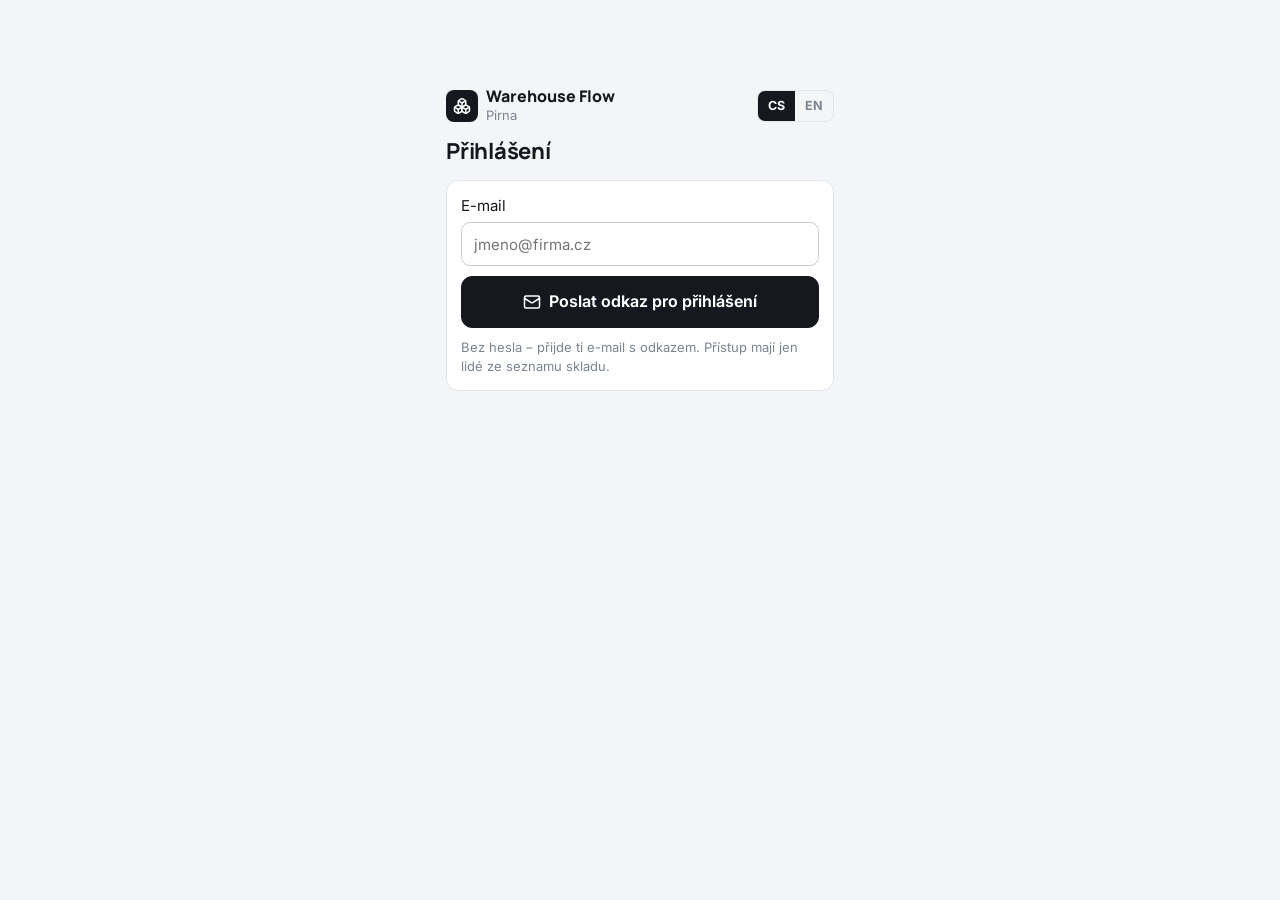
<file: index.html>
<!doctype html>
<html lang="en">
  <head>
    <meta charset="UTF-8" />
    <meta name="viewport" content="width=device-width, initial-scale=1, viewport-fit=cover" />
    <meta name="theme-color" content="#0B1730" />
    <title>Pirna Warehouse Flow</title>
    <link rel="manifest" href="./manifest.webmanifest" />
    <link rel="icon" type="image/png" sizes="32x32" href="./icons/favicon-32.png" />
    <link rel="icon" type="image/png" sizes="192x192" href="./icons/icon-192.png" />
    <link rel="apple-touch-icon" sizes="180x180" href="./icons/apple-touch-icon.png" />
    <meta name="apple-mobile-web-app-capable" content="yes" />
    <meta name="mobile-web-app-capable" content="yes" />
    <meta name="apple-mobile-web-app-status-bar-style" content="default" />
    <meta name="apple-mobile-web-app-title" content="Pirna" />
    <meta name="application-name" content="Pirna" />
    <link rel="preconnect" href="https://fonts.googleapis.com" />
    <link rel="preconnect" href="https://fonts.gstatic.com" crossorigin />
    <link rel="stylesheet" href="https://fonts.googleapis.com/css2?family=Inter:wght@400;500;600;700&family=JetBrains+Mono:wght@500;700&family=Manrope:wght@700;800&display=swap" />
    <script type="module" crossorigin src="./assets/index-Djphxpu1.js"></script>
    <link rel="stylesheet" crossorigin href="./assets/index-BbyC_2Zv.css">
  </head>
  <body>
    <div id="root"></div>
    <script>
      // installable app (PWA): register the network-only service worker; new versions take over on the next start
      if ("serviceWorker" in navigator && location.protocol === "https:") addEventListener("load", () => navigator.serviceWorker.register("./sw.js", { scope: "./", updateViaCache: "none" }).catch(() => {}));
    </script>
  </body>
</html>
</file>
<file: assets/index-BbyC_2Zv.css>
body{--ag-legacy-styles-loaded: "true"}.ag-icon{font-family:var(--ag-icon-font-family);font-weight:var(--ag-icon-font-weight);color:var(--ag-icon-font-color);font-size:var(--ag-icon-size);line-height:var(--ag-icon-size);font-style:normal;font-variant:normal;text-transform:none;-webkit-font-smoothing:antialiased;-moz-osx-font-smoothing:grayscale;width:var(--ag-icon-size);height:var(--ag-icon-size);position:relative}.ag-icon:before{content:"";font-family:inherit}.ag-icon:after{background:transparent var(--ag-icon-image, none) center/contain no-repeat;display:var(--ag-icon-image-display);opacity:var(--ag-icon-image-opacity, .9);position:absolute;inset:0;content:""}.ag-icon-aggregation{font-family:var(--ag-icon-font-family-aggregation, var(--ag-icon-font-family));font-weight:var(--ag-icon-font-weight-aggregation, var(--ag-icon-font-weight));color:var(--ag-icon-font-color-aggregation, var(--ag-icon-font-color))}.ag-icon-aggregation:before{content:var(--ag-icon-font-code-aggregation, "");display:var(--ag-icon-font-display-aggregation, var(--ag-icon-font-display))}.ag-icon-aggregation:after{background-image:var(--ag-icon-image-aggregation, var(--ag-icon-image));display:var(--ag-icon-image-display-aggregation, var(--ag-icon-image-display));opacity:var(--ag-icon-image-opacity-aggregation, var(--ag-icon-image-opacity, .9))}.ag-icon-arrows{font-family:var(--ag-icon-font-family-arrows, var(--ag-icon-font-family));font-weight:var(--ag-icon-font-weight-arrows, var(--ag-icon-font-weight));color:var(--ag-icon-font-color-arrows, var(--ag-icon-font-color))}.ag-icon-arrows:before{content:var(--ag-icon-font-code-arrows, "");display:var(--ag-icon-font-display-arrows, var(--ag-icon-font-display))}.ag-icon-arrows:after{background-image:var(--ag-icon-image-arrows, var(--ag-icon-image));display:var(--ag-icon-image-display-arrows, var(--ag-icon-image-display));opacity:var(--ag-icon-image-opacity-arrows, var(--ag-icon-image-opacity, .9))}.ag-icon-asc{font-family:var(--ag-icon-font-family-asc, var(--ag-icon-font-family));font-weight:var(--ag-icon-font-weight-asc, var(--ag-icon-font-weight));color:var(--ag-icon-font-color-asc, var(--ag-icon-font-color))}.ag-icon-asc:before{content:var(--ag-icon-font-code-asc, "");display:var(--ag-icon-font-display-asc, var(--ag-icon-font-display))}.ag-icon-asc:after{background-image:var(--ag-icon-image-asc, var(--ag-icon-image));display:var(--ag-icon-image-display-asc, var(--ag-icon-image-display));opacity:var(--ag-icon-image-opacity-asc, var(--ag-icon-image-opacity, .9))}.ag-icon-cancel{font-family:var(--ag-icon-font-family-cancel, var(--ag-icon-font-family));font-weight:var(--ag-icon-font-weight-cancel, var(--ag-icon-font-weight));color:var(--ag-icon-font-color-cancel, var(--ag-icon-font-color))}.ag-icon-cancel:before{content:var(--ag-icon-font-code-cancel, "");display:var(--ag-icon-font-display-cancel, var(--ag-icon-font-display))}.ag-icon-cancel:after{background-image:var(--ag-icon-image-cancel, var(--ag-icon-image));display:var(--ag-icon-image-display-cancel, var(--ag-icon-image-display));opacity:var(--ag-icon-image-opacity-cancel, var(--ag-icon-image-opacity, .9))}.ag-icon-chart{font-family:var(--ag-icon-font-family-chart, var(--ag-icon-font-family));font-weight:var(--ag-icon-font-weight-chart, var(--ag-icon-font-weight));color:var(--ag-icon-font-color-chart, var(--ag-icon-font-color))}.ag-icon-chart:before{content:var(--ag-icon-font-code-chart, "");display:var(--ag-icon-font-display-chart, var(--ag-icon-font-display))}.ag-icon-chart:after{background-image:var(--ag-icon-image-chart, var(--ag-icon-image));display:var(--ag-icon-image-display-chart, var(--ag-icon-image-display));opacity:var(--ag-icon-image-opacity-chart, var(--ag-icon-image-opacity, .9))}.ag-icon-checkbox-checked{font-family:var(--ag-icon-font-family-checkbox-checked, var(--ag-icon-font-family));font-weight:var(--ag-icon-font-weight-checkbox-checked, var(--ag-icon-font-weight));color:var(--ag-icon-font-color-checkbox-checked, var(--ag-icon-font-color))}.ag-icon-checkbox-checked:before{content:var(--ag-icon-font-code-checkbox-checked, "");display:var(--ag-icon-font-display-checkbox-checked, var(--ag-icon-font-display))}.ag-icon-checkbox-checked:after{background-image:var(--ag-icon-image-checkbox-checked, var(--ag-icon-image));display:var(--ag-icon-image-display-checkbox-checked, var(--ag-icon-image-display));opacity:var(--ag-icon-image-opacity-checkbox-checked, var(--ag-icon-image-opacity, .9))}.ag-icon-checkbox-indeterminate{font-family:var(--ag-icon-font-family-checkbox-indeterminate, var(--ag-icon-font-family));font-weight:var(--ag-icon-font-weight-checkbox-indeterminate, var(--ag-icon-font-weight));color:var(--ag-icon-font-color-checkbox-indeterminate, var(--ag-icon-font-color))}.ag-icon-checkbox-indeterminate:before{content:var(--ag-icon-font-code-checkbox-indeterminate, "");display:var(--ag-icon-font-display-checkbox-indeterminate, var(--ag-icon-font-display))}.ag-icon-checkbox-indeterminate:after{background-image:var(--ag-icon-image-checkbox-indeterminate, var(--ag-icon-image));display:var(--ag-icon-image-display-checkbox-indeterminate, var(--ag-icon-image-display));opacity:var(--ag-icon-image-opacity-checkbox-indeterminate, var(--ag-icon-image-opacity, .9))}.ag-icon-checkbox-unchecked{font-family:var(--ag-icon-font-family-checkbox-unchecked, var(--ag-icon-font-family));font-weight:var(--ag-icon-font-weight-checkbox-unchecked, var(--ag-icon-font-weight));color:var(--ag-icon-font-color-checkbox-unchecked, var(--ag-icon-font-color))}.ag-icon-checkbox-unchecked:before{content:var(--ag-icon-font-code-checkbox-unchecked, "");display:var(--ag-icon-font-display-checkbox-unchecked, var(--ag-icon-font-display))}.ag-icon-checkbox-unchecked:after{background-image:var(--ag-icon-image-checkbox-unchecked, var(--ag-icon-image));display:var(--ag-icon-image-display-checkbox-unchecked, var(--ag-icon-image-display));opacity:var(--ag-icon-image-opacity-checkbox-unchecked, var(--ag-icon-image-opacity, .9))}.ag-icon-color-picker{font-family:var(--ag-icon-font-family-color-picker, var(--ag-icon-font-family));font-weight:var(--ag-icon-font-weight-color-picker, var(--ag-icon-font-weight));color:var(--ag-icon-font-color-color-picker, var(--ag-icon-font-color))}.ag-icon-color-picker:before{content:var(--ag-icon-font-code-color-picker, "");display:var(--ag-icon-font-display-color-picker, var(--ag-icon-font-display))}.ag-icon-color-picker:after{background-image:var(--ag-icon-image-color-picker, var(--ag-icon-image));display:var(--ag-icon-image-display-color-picker, var(--ag-icon-image-display));opacity:var(--ag-icon-image-opacity-color-picker, var(--ag-icon-image-opacity, .9))}.ag-icon-columns{font-family:var(--ag-icon-font-family-columns, var(--ag-icon-font-family));font-weight:var(--ag-icon-font-weight-columns, var(--ag-icon-font-weight));color:var(--ag-icon-font-color-columns, var(--ag-icon-font-color))}.ag-icon-columns:before{content:var(--ag-icon-font-code-columns, "");display:var(--ag-icon-font-display-columns, var(--ag-icon-font-display))}.ag-icon-columns:after{background-image:var(--ag-icon-image-columns, var(--ag-icon-image));display:var(--ag-icon-image-display-columns, var(--ag-icon-image-display));opacity:var(--ag-icon-image-opacity-columns, var(--ag-icon-image-opacity, .9))}.ag-icon-contracted{font-family:var(--ag-icon-font-family-contracted, var(--ag-icon-font-family));font-weight:var(--ag-icon-font-weight-contracted, var(--ag-icon-font-weight));color:var(--ag-icon-font-color-contracted, var(--ag-icon-font-color))}.ag-icon-contracted:before{content:var(--ag-icon-font-code-contracted, "");display:var(--ag-icon-font-display-contracted, var(--ag-icon-font-display))}.ag-icon-contracted:after{background-image:var(--ag-icon-image-contracted, var(--ag-icon-image));display:var(--ag-icon-image-display-contracted, var(--ag-icon-image-display));opacity:var(--ag-icon-image-opacity-contracted, var(--ag-icon-image-opacity, .9))}.ag-icon-copy{font-family:var(--ag-icon-font-family-copy, var(--ag-icon-font-family));font-weight:var(--ag-icon-font-weight-copy, var(--ag-icon-font-weight));color:var(--ag-icon-font-color-copy, var(--ag-icon-font-color))}.ag-icon-copy:before{content:var(--ag-icon-font-code-copy, "");display:var(--ag-icon-font-display-copy, var(--ag-icon-font-display))}.ag-icon-copy:after{background-image:var(--ag-icon-image-copy, var(--ag-icon-image));display:var(--ag-icon-image-display-copy, var(--ag-icon-image-display));opacity:var(--ag-icon-image-opacity-copy, var(--ag-icon-image-opacity, .9))}.ag-icon-cross{font-family:var(--ag-icon-font-family-cross, var(--ag-icon-font-family));font-weight:var(--ag-icon-font-weight-cross, var(--ag-icon-font-weight));color:var(--ag-icon-font-color-cross, var(--ag-icon-font-color))}.ag-icon-cross:before{content:var(--ag-icon-font-code-cross, "");display:var(--ag-icon-font-display-cross, var(--ag-icon-font-display))}.ag-icon-cross:after{background-image:var(--ag-icon-image-cross, var(--ag-icon-image));display:var(--ag-icon-image-display-cross, var(--ag-icon-image-display));opacity:var(--ag-icon-image-opacity-cross, var(--ag-icon-image-opacity, .9))}.ag-icon-csv{font-family:var(--ag-icon-font-family-csv, var(--ag-icon-font-family));font-weight:var(--ag-icon-font-weight-csv, var(--ag-icon-font-weight));color:var(--ag-icon-font-color-csv, var(--ag-icon-font-color))}.ag-icon-csv:before{content:var(--ag-icon-font-code-csv, "");display:var(--ag-icon-font-display-csv, var(--ag-icon-font-display))}.ag-icon-csv:after{background-image:var(--ag-icon-image-csv, var(--ag-icon-image));display:var(--ag-icon-image-display-csv, var(--ag-icon-image-display));opacity:var(--ag-icon-image-opacity-csv, var(--ag-icon-image-opacity, .9))}.ag-icon-cut{font-family:var(--ag-icon-font-family-cut, var(--ag-icon-font-family));font-weight:var(--ag-icon-font-weight-cut, var(--ag-icon-font-weight));color:var(--ag-icon-font-color-cut, var(--ag-icon-font-color))}.ag-icon-cut:before{content:var(--ag-icon-font-code-cut, "");display:var(--ag-icon-font-display-cut, var(--ag-icon-font-display))}.ag-icon-cut:after{background-image:var(--ag-icon-image-cut, var(--ag-icon-image));display:var(--ag-icon-image-display-cut, var(--ag-icon-image-display));opacity:var(--ag-icon-image-opacity-cut, var(--ag-icon-image-opacity, .9))}.ag-icon-desc{font-family:var(--ag-icon-font-family-desc, var(--ag-icon-font-family));font-weight:var(--ag-icon-font-weight-desc, var(--ag-icon-font-weight));color:var(--ag-icon-font-color-desc, var(--ag-icon-font-color))}.ag-icon-desc:before{content:var(--ag-icon-font-code-desc, "");display:var(--ag-icon-font-display-desc, var(--ag-icon-font-display))}.ag-icon-desc:after{background-image:var(--ag-icon-image-desc, var(--ag-icon-image));display:var(--ag-icon-image-display-desc, var(--ag-icon-image-display));opacity:var(--ag-icon-image-opacity-desc, var(--ag-icon-image-opacity, .9))}.ag-icon-excel{font-family:var(--ag-icon-font-family-excel, var(--ag-icon-font-family));font-weight:var(--ag-icon-font-weight-excel, var(--ag-icon-font-weight));color:var(--ag-icon-font-color-excel, var(--ag-icon-font-color))}.ag-icon-excel:before{content:var(--ag-icon-font-code-excel, "");display:var(--ag-icon-font-display-excel, var(--ag-icon-font-display))}.ag-icon-excel:after{background-image:var(--ag-icon-image-excel, var(--ag-icon-image));display:var(--ag-icon-image-display-excel, var(--ag-icon-image-display));opacity:var(--ag-icon-image-opacity-excel, var(--ag-icon-image-opacity, .9))}.ag-icon-expanded{font-family:var(--ag-icon-font-family-expanded, var(--ag-icon-font-family));font-weight:var(--ag-icon-font-weight-expanded, var(--ag-icon-font-weight));color:var(--ag-icon-font-color-expanded, var(--ag-icon-font-color))}.ag-icon-expanded:before{content:var(--ag-icon-font-code-expanded, "");display:var(--ag-icon-font-display-expanded, var(--ag-icon-font-display))}.ag-icon-expanded:after{background-image:var(--ag-icon-image-expanded, var(--ag-icon-image));display:var(--ag-icon-image-display-expanded, var(--ag-icon-image-display));opacity:var(--ag-icon-image-opacity-expanded, var(--ag-icon-image-opacity, .9))}.ag-icon-eye-slash{font-family:var(--ag-icon-font-family-eye-slash, var(--ag-icon-font-family));font-weight:var(--ag-icon-font-weight-eye-slash, var(--ag-icon-font-weight));color:var(--ag-icon-font-color-eye-slash, var(--ag-icon-font-color))}.ag-icon-eye-slash:before{content:var(--ag-icon-font-code-eye-slash, "");display:var(--ag-icon-font-display-eye-slash, var(--ag-icon-font-display))}.ag-icon-eye-slash:after{background-image:var(--ag-icon-image-eye-slash, var(--ag-icon-image));display:var(--ag-icon-image-display-eye-slash, var(--ag-icon-image-display));opacity:var(--ag-icon-image-opacity-eye-slash, var(--ag-icon-image-opacity, .9))}.ag-icon-eye{font-family:var(--ag-icon-font-family-eye, var(--ag-icon-font-family));font-weight:var(--ag-icon-font-weight-eye, var(--ag-icon-font-weight));color:var(--ag-icon-font-color-eye, var(--ag-icon-font-color))}.ag-icon-eye:before{content:var(--ag-icon-font-code-eye, "");display:var(--ag-icon-font-display-eye, var(--ag-icon-font-display))}.ag-icon-eye:after{background-image:var(--ag-icon-image-eye, var(--ag-icon-image));display:var(--ag-icon-image-display-eye, var(--ag-icon-image-display));opacity:var(--ag-icon-image-opacity-eye, var(--ag-icon-image-opacity, .9))}.ag-icon-filter{font-family:var(--ag-icon-font-family-filter, var(--ag-icon-font-family));font-weight:var(--ag-icon-font-weight-filter, var(--ag-icon-font-weight));color:var(--ag-icon-font-color-filter, var(--ag-icon-font-color))}.ag-icon-filter:before{content:var(--ag-icon-font-code-filter, "");display:var(--ag-icon-font-display-filter, var(--ag-icon-font-display))}.ag-icon-filter:after{background-image:var(--ag-icon-image-filter, var(--ag-icon-image));display:var(--ag-icon-image-display-filter, var(--ag-icon-image-display));opacity:var(--ag-icon-image-opacity-filter, var(--ag-icon-image-opacity, .9))}.ag-icon-first{font-family:var(--ag-icon-font-family-first, var(--ag-icon-font-family));font-weight:var(--ag-icon-font-weight-first, var(--ag-icon-font-weight));color:var(--ag-icon-font-color-first, var(--ag-icon-font-color))}.ag-icon-first:before{content:var(--ag-icon-font-code-first, "");display:var(--ag-icon-font-display-first, var(--ag-icon-font-display))}.ag-icon-first:after{background-image:var(--ag-icon-image-first, var(--ag-icon-image));display:var(--ag-icon-image-display-first, var(--ag-icon-image-display));opacity:var(--ag-icon-image-opacity-first, var(--ag-icon-image-opacity, .9))}.ag-icon-grip{font-family:var(--ag-icon-font-family-grip, var(--ag-icon-font-family));font-weight:var(--ag-icon-font-weight-grip, var(--ag-icon-font-weight));color:var(--ag-icon-font-color-grip, var(--ag-icon-font-color))}.ag-icon-grip:before{content:var(--ag-icon-font-code-grip, "");display:var(--ag-icon-font-display-grip, var(--ag-icon-font-display))}.ag-icon-grip:after{background-image:var(--ag-icon-image-grip, var(--ag-icon-image));display:var(--ag-icon-image-display-grip, var(--ag-icon-image-display));opacity:var(--ag-icon-image-opacity-grip, var(--ag-icon-image-opacity, .9))}.ag-icon-group{font-family:var(--ag-icon-font-family-group, var(--ag-icon-font-family));font-weight:var(--ag-icon-font-weight-group, var(--ag-icon-font-weight));color:var(--ag-icon-font-color-group, var(--ag-icon-font-color))}.ag-icon-group:before{content:var(--ag-icon-font-code-group, "");display:var(--ag-icon-font-display-group, var(--ag-icon-font-display))}.ag-icon-group:after{background-image:var(--ag-icon-image-group, var(--ag-icon-image));display:var(--ag-icon-image-display-group, var(--ag-icon-image-display));opacity:var(--ag-icon-image-opacity-group, var(--ag-icon-image-opacity, .9))}.ag-icon-last{font-family:var(--ag-icon-font-family-last, var(--ag-icon-font-family));font-weight:var(--ag-icon-font-weight-last, var(--ag-icon-font-weight));color:var(--ag-icon-font-color-last, var(--ag-icon-font-color))}.ag-icon-last:before{content:var(--ag-icon-font-code-last, "");display:var(--ag-icon-font-display-last, var(--ag-icon-font-display))}.ag-icon-last:after{background-image:var(--ag-icon-image-last, var(--ag-icon-image));display:var(--ag-icon-image-display-last, var(--ag-icon-image-display));opacity:var(--ag-icon-image-opacity-last, var(--ag-icon-image-opacity, .9))}.ag-icon-left{font-family:var(--ag-icon-font-family-left, var(--ag-icon-font-family));font-weight:var(--ag-icon-font-weight-left, var(--ag-icon-font-weight));color:var(--ag-icon-font-color-left, var(--ag-icon-font-color))}.ag-icon-left:before{content:var(--ag-icon-font-code-left, "");display:var(--ag-icon-font-display-left, var(--ag-icon-font-display))}.ag-icon-left:after{background-image:var(--ag-icon-image-left, var(--ag-icon-image));display:var(--ag-icon-image-display-left, var(--ag-icon-image-display));opacity:var(--ag-icon-image-opacity-left, var(--ag-icon-image-opacity, .9))}.ag-icon-linked{font-family:var(--ag-icon-font-family-linked, var(--ag-icon-font-family));font-weight:var(--ag-icon-font-weight-linked, var(--ag-icon-font-weight));color:var(--ag-icon-font-color-linked, var(--ag-icon-font-color))}.ag-icon-linked:before{content:var(--ag-icon-font-code-linked, "");display:var(--ag-icon-font-display-linked, var(--ag-icon-font-display))}.ag-icon-linked:after{background-image:var(--ag-icon-image-linked, var(--ag-icon-image));display:var(--ag-icon-image-display-linked, var(--ag-icon-image-display));opacity:var(--ag-icon-image-opacity-linked, var(--ag-icon-image-opacity, .9))}.ag-icon-loading{font-family:var(--ag-icon-font-family-loading, var(--ag-icon-font-family));font-weight:var(--ag-icon-font-weight-loading, var(--ag-icon-font-weight));color:var(--ag-icon-font-color-loading, var(--ag-icon-font-color))}.ag-icon-loading:before{content:var(--ag-icon-font-code-loading, "");display:var(--ag-icon-font-display-loading, var(--ag-icon-font-display))}.ag-icon-loading:after{background-image:var(--ag-icon-image-loading, var(--ag-icon-image));display:var(--ag-icon-image-display-loading, var(--ag-icon-image-display));opacity:var(--ag-icon-image-opacity-loading, var(--ag-icon-image-opacity, .9))}.ag-icon-maximize{font-family:var(--ag-icon-font-family-maximize, var(--ag-icon-font-family));font-weight:var(--ag-icon-font-weight-maximize, var(--ag-icon-font-weight));color:var(--ag-icon-font-color-maximize, var(--ag-icon-font-color))}.ag-icon-maximize:before{content:var(--ag-icon-font-code-maximize, "");display:var(--ag-icon-font-display-maximize, var(--ag-icon-font-display))}.ag-icon-maximize:after{background-image:var(--ag-icon-image-maximize, var(--ag-icon-image));display:var(--ag-icon-image-display-maximize, var(--ag-icon-image-display));opacity:var(--ag-icon-image-opacity-maximize, var(--ag-icon-image-opacity, .9))}.ag-icon-menu{font-family:var(--ag-icon-font-family-menu, var(--ag-icon-font-family));font-weight:var(--ag-icon-font-weight-menu, var(--ag-icon-font-weight));color:var(--ag-icon-font-color-menu, var(--ag-icon-font-color))}.ag-icon-menu:before{content:var(--ag-icon-font-code-menu, "");display:var(--ag-icon-font-display-menu, var(--ag-icon-font-display))}.ag-icon-menu:after{background-image:var(--ag-icon-image-menu, var(--ag-icon-image));display:var(--ag-icon-image-display-menu, var(--ag-icon-image-display));opacity:var(--ag-icon-image-opacity-menu, var(--ag-icon-image-opacity, .9))}.ag-icon-minimize{font-family:var(--ag-icon-font-family-minimize, var(--ag-icon-font-family));font-weight:var(--ag-icon-font-weight-minimize, var(--ag-icon-font-weight));color:var(--ag-icon-font-color-minimize, var(--ag-icon-font-color))}.ag-icon-minimize:before{content:var(--ag-icon-font-code-minimize, "");display:var(--ag-icon-font-display-minimize, var(--ag-icon-font-display))}.ag-icon-minimize:after{background-image:var(--ag-icon-image-minimize, var(--ag-icon-image));display:var(--ag-icon-image-display-minimize, var(--ag-icon-image-display));opacity:var(--ag-icon-image-opacity-minimize, var(--ag-icon-image-opacity, .9))}.ag-icon-next{font-family:var(--ag-icon-font-family-next, var(--ag-icon-font-family));font-weight:var(--ag-icon-font-weight-next, var(--ag-icon-font-weight));color:var(--ag-icon-font-color-next, var(--ag-icon-font-color))}.ag-icon-next:before{content:var(--ag-icon-font-code-next, "");display:var(--ag-icon-font-display-next, var(--ag-icon-font-display))}.ag-icon-next:after{background-image:var(--ag-icon-image-next, var(--ag-icon-image));display:var(--ag-icon-image-display-next, var(--ag-icon-image-display));opacity:var(--ag-icon-image-opacity-next, var(--ag-icon-image-opacity, .9))}.ag-icon-none{font-family:var(--ag-icon-font-family-none, var(--ag-icon-font-family));font-weight:var(--ag-icon-font-weight-none, var(--ag-icon-font-weight));color:var(--ag-icon-font-color-none, var(--ag-icon-font-color))}.ag-icon-none:before{content:var(--ag-icon-font-code-none, "");display:var(--ag-icon-font-display-none, var(--ag-icon-font-display))}.ag-icon-none:after{background-image:var(--ag-icon-image-none, var(--ag-icon-image));display:var(--ag-icon-image-display-none, var(--ag-icon-image-display));opacity:var(--ag-icon-image-opacity-none, var(--ag-icon-image-opacity, .9))}.ag-icon-not-allowed{font-family:var(--ag-icon-font-family-not-allowed, var(--ag-icon-font-family));font-weight:var(--ag-icon-font-weight-not-allowed, var(--ag-icon-font-weight));color:var(--ag-icon-font-color-not-allowed, var(--ag-icon-font-color))}.ag-icon-not-allowed:before{content:var(--ag-icon-font-code-not-allowed, "");display:var(--ag-icon-font-display-not-allowed, var(--ag-icon-font-display))}.ag-icon-not-allowed:after{background-image:var(--ag-icon-image-not-allowed, var(--ag-icon-image));display:var(--ag-icon-image-display-not-allowed, var(--ag-icon-image-display));opacity:var(--ag-icon-image-opacity-not-allowed, var(--ag-icon-image-opacity, .9))}.ag-icon-paste{font-family:var(--ag-icon-font-family-paste, var(--ag-icon-font-family));font-weight:var(--ag-icon-font-weight-paste, var(--ag-icon-font-weight));color:var(--ag-icon-font-color-paste, var(--ag-icon-font-color))}.ag-icon-paste:before{content:var(--ag-icon-font-code-paste, "");display:var(--ag-icon-font-display-paste, var(--ag-icon-font-display))}.ag-icon-paste:after{background-image:var(--ag-icon-image-paste, var(--ag-icon-image));display:var(--ag-icon-image-display-paste, var(--ag-icon-image-display));opacity:var(--ag-icon-image-opacity-paste, var(--ag-icon-image-opacity, .9))}.ag-icon-pin{font-family:var(--ag-icon-font-family-pin, var(--ag-icon-font-family));font-weight:var(--ag-icon-font-weight-pin, var(--ag-icon-font-weight));color:var(--ag-icon-font-color-pin, var(--ag-icon-font-color))}.ag-icon-pin:before{content:var(--ag-icon-font-code-pin, "");display:var(--ag-icon-font-display-pin, var(--ag-icon-font-display))}.ag-icon-pin:after{background-image:var(--ag-icon-image-pin, var(--ag-icon-image));display:var(--ag-icon-image-display-pin, var(--ag-icon-image-display));opacity:var(--ag-icon-image-opacity-pin, var(--ag-icon-image-opacity, .9))}.ag-icon-pivot{font-family:var(--ag-icon-font-family-pivot, var(--ag-icon-font-family));font-weight:var(--ag-icon-font-weight-pivot, var(--ag-icon-font-weight));color:var(--ag-icon-font-color-pivot, var(--ag-icon-font-color))}.ag-icon-pivot:before{content:var(--ag-icon-font-code-pivot, "");display:var(--ag-icon-font-display-pivot, var(--ag-icon-font-display))}.ag-icon-pivot:after{background-image:var(--ag-icon-image-pivot, var(--ag-icon-image));display:var(--ag-icon-image-display-pivot, var(--ag-icon-image-display));opacity:var(--ag-icon-image-opacity-pivot, var(--ag-icon-image-opacity, .9))}.ag-icon-previous{font-family:var(--ag-icon-font-family-previous, var(--ag-icon-font-family));font-weight:var(--ag-icon-font-weight-previous, var(--ag-icon-font-weight));color:var(--ag-icon-font-color-previous, var(--ag-icon-font-color))}.ag-icon-previous:before{content:var(--ag-icon-font-code-previous, "");display:var(--ag-icon-font-display-previous, var(--ag-icon-font-display))}.ag-icon-previous:after{background-image:var(--ag-icon-image-previous, var(--ag-icon-image));display:var(--ag-icon-image-display-previous, var(--ag-icon-image-display));opacity:var(--ag-icon-image-opacity-previous, var(--ag-icon-image-opacity, .9))}.ag-icon-radio-button-off{font-family:var(--ag-icon-font-family-radio-button-off, var(--ag-icon-font-family));font-weight:var(--ag-icon-font-weight-radio-button-off, var(--ag-icon-font-weight));color:var(--ag-icon-font-color-radio-button-off, var(--ag-icon-font-color))}.ag-icon-radio-button-off:before{content:var(--ag-icon-font-code-radio-button-off, "");display:var(--ag-icon-font-display-radio-button-off, var(--ag-icon-font-display))}.ag-icon-radio-button-off:after{background-image:var(--ag-icon-image-radio-button-off, var(--ag-icon-image));display:var(--ag-icon-image-display-radio-button-off, var(--ag-icon-image-display));opacity:var(--ag-icon-image-opacity-radio-button-off, var(--ag-icon-image-opacity, .9))}.ag-icon-radio-button-on{font-family:var(--ag-icon-font-family-radio-button-on, var(--ag-icon-font-family));font-weight:var(--ag-icon-font-weight-radio-button-on, var(--ag-icon-font-weight));color:var(--ag-icon-font-color-radio-button-on, var(--ag-icon-font-color))}.ag-icon-radio-button-on:before{content:var(--ag-icon-font-code-radio-button-on, "");display:var(--ag-icon-font-display-radio-button-on, var(--ag-icon-font-display))}.ag-icon-radio-button-on:after{background-image:var(--ag-icon-image-radio-button-on, var(--ag-icon-image));display:var(--ag-icon-image-display-radio-button-on, var(--ag-icon-image-display));opacity:var(--ag-icon-image-opacity-radio-button-on, var(--ag-icon-image-opacity, .9))}.ag-icon-right{font-family:var(--ag-icon-font-family-right, var(--ag-icon-font-family));font-weight:var(--ag-icon-font-weight-right, var(--ag-icon-font-weight));color:var(--ag-icon-font-color-right, var(--ag-icon-font-color))}.ag-icon-right:before{content:var(--ag-icon-font-code-right, "");display:var(--ag-icon-font-display-right, var(--ag-icon-font-display))}.ag-icon-right:after{background-image:var(--ag-icon-image-right, var(--ag-icon-image));display:var(--ag-icon-image-display-right, var(--ag-icon-image-display));opacity:var(--ag-icon-image-opacity-right, var(--ag-icon-image-opacity, .9))}.ag-icon-save{font-family:var(--ag-icon-font-family-save, var(--ag-icon-font-family));font-weight:var(--ag-icon-font-weight-save, var(--ag-icon-font-weight));color:var(--ag-icon-font-color-save, var(--ag-icon-font-color))}.ag-icon-save:before{content:var(--ag-icon-font-code-save, "");display:var(--ag-icon-font-display-save, var(--ag-icon-font-display))}.ag-icon-save:after{background-image:var(--ag-icon-image-save, var(--ag-icon-image));display:var(--ag-icon-image-display-save, var(--ag-icon-image-display));opacity:var(--ag-icon-image-opacity-save, var(--ag-icon-image-opacity, .9))}.ag-icon-small-down{font-family:var(--ag-icon-font-family-small-down, var(--ag-icon-font-family));font-weight:var(--ag-icon-font-weight-small-down, var(--ag-icon-font-weight));color:var(--ag-icon-font-color-small-down, var(--ag-icon-font-color))}.ag-icon-small-down:before{content:var(--ag-icon-font-code-small-down, "");display:var(--ag-icon-font-display-small-down, var(--ag-icon-font-display))}.ag-icon-small-down:after{background-image:var(--ag-icon-image-small-down, var(--ag-icon-image));display:var(--ag-icon-image-display-small-down, var(--ag-icon-image-display));opacity:var(--ag-icon-image-opacity-small-down, var(--ag-icon-image-opacity, .9))}.ag-icon-small-left{font-family:var(--ag-icon-font-family-small-left, var(--ag-icon-font-family));font-weight:var(--ag-icon-font-weight-small-left, var(--ag-icon-font-weight));color:var(--ag-icon-font-color-small-left, var(--ag-icon-font-color))}.ag-icon-small-left:before{content:var(--ag-icon-font-code-small-left, "");display:var(--ag-icon-font-display-small-left, var(--ag-icon-font-display))}.ag-icon-small-left:after{background-image:var(--ag-icon-image-small-left, var(--ag-icon-image));display:var(--ag-icon-image-display-small-left, var(--ag-icon-image-display));opacity:var(--ag-icon-image-opacity-small-left, var(--ag-icon-image-opacity, .9))}.ag-icon-small-right{font-family:var(--ag-icon-font-family-small-right, var(--ag-icon-font-family));font-weight:var(--ag-icon-font-weight-small-right, var(--ag-icon-font-weight));color:var(--ag-icon-font-color-small-right, var(--ag-icon-font-color))}.ag-icon-small-right:before{content:var(--ag-icon-font-code-small-right, "");display:var(--ag-icon-font-display-small-right, var(--ag-icon-font-display))}.ag-icon-small-right:after{background-image:var(--ag-icon-image-small-right, var(--ag-icon-image));display:var(--ag-icon-image-display-small-right, var(--ag-icon-image-display));opacity:var(--ag-icon-image-opacity-small-right, var(--ag-icon-image-opacity, .9))}.ag-icon-small-up{font-family:var(--ag-icon-font-family-small-up, var(--ag-icon-font-family));font-weight:var(--ag-icon-font-weight-small-up, var(--ag-icon-font-weight));color:var(--ag-icon-font-color-small-up, var(--ag-icon-font-color))}.ag-icon-small-up:before{content:var(--ag-icon-font-code-small-up, "");display:var(--ag-icon-font-display-small-up, var(--ag-icon-font-display))}.ag-icon-small-up:after{background-image:var(--ag-icon-image-small-up, var(--ag-icon-image));display:var(--ag-icon-image-display-small-up, var(--ag-icon-image-display));opacity:var(--ag-icon-image-opacity-small-up, var(--ag-icon-image-opacity, .9))}.ag-icon-tick{font-family:var(--ag-icon-font-family-tick, var(--ag-icon-font-family));font-weight:var(--ag-icon-font-weight-tick, var(--ag-icon-font-weight));color:var(--ag-icon-font-color-tick, var(--ag-icon-font-color))}.ag-icon-tick:before{content:var(--ag-icon-font-code-tick, "");display:var(--ag-icon-font-display-tick, var(--ag-icon-font-display))}.ag-icon-tick:after{background-image:var(--ag-icon-image-tick, var(--ag-icon-image));display:var(--ag-icon-image-display-tick, var(--ag-icon-image-display));opacity:var(--ag-icon-image-opacity-tick, var(--ag-icon-image-opacity, .9))}.ag-icon-tree-closed{font-family:var(--ag-icon-font-family-tree-closed, var(--ag-icon-font-family));font-weight:var(--ag-icon-font-weight-tree-closed, var(--ag-icon-font-weight));color:var(--ag-icon-font-color-tree-closed, var(--ag-icon-font-color))}.ag-icon-tree-closed:before{content:var(--ag-icon-font-code-tree-closed, "");display:var(--ag-icon-font-display-tree-closed, var(--ag-icon-font-display))}.ag-icon-tree-closed:after{background-image:var(--ag-icon-image-tree-closed, var(--ag-icon-image));display:var(--ag-icon-image-display-tree-closed, var(--ag-icon-image-display));opacity:var(--ag-icon-image-opacity-tree-closed, var(--ag-icon-image-opacity, .9))}.ag-icon-tree-indeterminate{font-family:var(--ag-icon-font-family-tree-indeterminate, var(--ag-icon-font-family));font-weight:var(--ag-icon-font-weight-tree-indeterminate, var(--ag-icon-font-weight));color:var(--ag-icon-font-color-tree-indeterminate, var(--ag-icon-font-color))}.ag-icon-tree-indeterminate:before{content:var(--ag-icon-font-code-tree-indeterminate, "");display:var(--ag-icon-font-display-tree-indeterminate, var(--ag-icon-font-display))}.ag-icon-tree-indeterminate:after{background-image:var(--ag-icon-image-tree-indeterminate, var(--ag-icon-image));display:var(--ag-icon-image-display-tree-indeterminate, var(--ag-icon-image-display));opacity:var(--ag-icon-image-opacity-tree-indeterminate, var(--ag-icon-image-opacity, .9))}.ag-icon-tree-open{font-family:var(--ag-icon-font-family-tree-open, var(--ag-icon-font-family));font-weight:var(--ag-icon-font-weight-tree-open, var(--ag-icon-font-weight));color:var(--ag-icon-font-color-tree-open, var(--ag-icon-font-color))}.ag-icon-tree-open:before{content:var(--ag-icon-font-code-tree-open, "");display:var(--ag-icon-font-display-tree-open, var(--ag-icon-font-display))}.ag-icon-tree-open:after{background-image:var(--ag-icon-image-tree-open, var(--ag-icon-image));display:var(--ag-icon-image-display-tree-open, var(--ag-icon-image-display));opacity:var(--ag-icon-image-opacity-tree-open, var(--ag-icon-image-opacity, .9))}.ag-icon-unlinked{font-family:var(--ag-icon-font-family-unlinked, var(--ag-icon-font-family));font-weight:var(--ag-icon-font-weight-unlinked, var(--ag-icon-font-weight));color:var(--ag-icon-font-color-unlinked, var(--ag-icon-font-color))}.ag-icon-unlinked:before{content:var(--ag-icon-font-code-unlinked, "");display:var(--ag-icon-font-display-unlinked, var(--ag-icon-font-display))}.ag-icon-unlinked:after{background-image:var(--ag-icon-image-unlinked, var(--ag-icon-image));display:var(--ag-icon-image-display-unlinked, var(--ag-icon-image-display));opacity:var(--ag-icon-image-opacity-unlinked, var(--ag-icon-image-opacity, .9))}.ag-icon-up{font-family:var(--ag-icon-font-family-up, var(--ag-icon-font-family));font-weight:var(--ag-icon-font-weight-up, var(--ag-icon-font-weight));color:var(--ag-icon-font-color-up, var(--ag-icon-font-color))}.ag-icon-up:before{content:var(--ag-icon-font-code-up, "");display:var(--ag-icon-font-display-up, var(--ag-icon-font-display))}.ag-icon-up:after{background-image:var(--ag-icon-image-up, var(--ag-icon-image));display:var(--ag-icon-image-display-up, var(--ag-icon-image-display));opacity:var(--ag-icon-image-opacity-up, var(--ag-icon-image-opacity, .9))}.ag-icon-down{font-family:var(--ag-icon-font-family-down, var(--ag-icon-font-family));font-weight:var(--ag-icon-font-weight-down, var(--ag-icon-font-weight));color:var(--ag-icon-font-color-down, var(--ag-icon-font-color))}.ag-icon-down:before{content:var(--ag-icon-font-code-down, "");display:var(--ag-icon-font-display-down, var(--ag-icon-font-display))}.ag-icon-down:after{background-image:var(--ag-icon-image-down, var(--ag-icon-image));display:var(--ag-icon-image-display-down, var(--ag-icon-image-display));opacity:var(--ag-icon-image-opacity-down, var(--ag-icon-image-opacity, .9))}.ag-icon-plus{font-family:var(--ag-icon-font-family-plus, var(--ag-icon-font-family));font-weight:var(--ag-icon-font-weight-plus, var(--ag-icon-font-weight));color:var(--ag-icon-font-color-plus, var(--ag-icon-font-color))}.ag-icon-plus:before{content:var(--ag-icon-font-code-plus, "");display:var(--ag-icon-font-display-plus, var(--ag-icon-font-display))}.ag-icon-plus:after{background-image:var(--ag-icon-image-plus, var(--ag-icon-image));display:var(--ag-icon-image-display-plus, var(--ag-icon-image-display));opacity:var(--ag-icon-image-opacity-plus, var(--ag-icon-image-opacity, .9))}.ag-icon-minus{font-family:var(--ag-icon-font-family-minus, var(--ag-icon-font-family));font-weight:var(--ag-icon-font-weight-minus, var(--ag-icon-font-weight));color:var(--ag-icon-font-color-minus, var(--ag-icon-font-color))}.ag-icon-minus:before{content:var(--ag-icon-font-code-minus, "");display:var(--ag-icon-font-display-minus, var(--ag-icon-font-display))}.ag-icon-minus:after{background-image:var(--ag-icon-image-minus, var(--ag-icon-image));display:var(--ag-icon-image-display-minus, var(--ag-icon-image-display));opacity:var(--ag-icon-image-opacity-minus, var(--ag-icon-image-opacity, .9))}.ag-icon-menu-alt{font-family:var(--ag-icon-font-family-menu-alt, var(--ag-icon-font-family));font-weight:var(--ag-icon-font-weight-menu-alt, var(--ag-icon-font-weight));color:var(--ag-icon-font-color-menu-alt, var(--ag-icon-font-color))}.ag-icon-menu-alt:before{content:var(--ag-icon-font-code-menu-alt, "");display:var(--ag-icon-font-display-menu-alt, var(--ag-icon-font-display))}.ag-icon-menu-alt:after{background-image:var(--ag-icon-image-menu-alt, var(--ag-icon-image));display:var(--ag-icon-image-display-menu-alt, var(--ag-icon-image-display));opacity:var(--ag-icon-image-opacity-menu-alt, var(--ag-icon-image-opacity, .9))}.ag-icon-settings{font-family:var(--ag-icon-font-family-settings, var(--ag-icon-font-family));font-weight:var(--ag-icon-font-weight-settings, var(--ag-icon-font-weight));color:var(--ag-icon-font-color-settings, var(--ag-icon-font-color))}.ag-icon-settings:before{content:var(--ag-icon-font-code-settings, "");display:var(--ag-icon-font-display-settings, var(--ag-icon-font-display))}.ag-icon-settings:after{background-image:var(--ag-icon-image-settings, var(--ag-icon-image));display:var(--ag-icon-image-display-settings, var(--ag-icon-image-display));opacity:var(--ag-icon-image-opacity-settings, var(--ag-icon-image-opacity, .9))}.ag-icon-row-drag:before{content:var(--ag-icon-font-code-grip)}.ag-left-arrow:before{content:var(--ag-icon-font-code-left)}.ag-right-arrow:before{content:var(--ag-icon-font-code-right)}[class*=ag-theme-]{--ag-foreground-color: #000;--ag-data-color: var(--ag-foreground-color);--ag-secondary-foreground-color: var(--ag-foreground-color);--ag-header-foreground-color: var(--ag-secondary-foreground-color);--ag-disabled-foreground-color: rgba(0, 0, 0, .5);--ag-background-color: #fff;--ag-header-background-color: transparent;--ag-tooltip-background-color: transparent;--ag-subheader-background-color: transparent;--ag-subheader-toolbar-background-color: transparent;--ag-control-panel-background-color: transparent;--ag-side-button-selected-background-color: var(--ag-control-panel-background-color);--ag-selected-row-background-color: #bbb;--ag-odd-row-background-color: var(--ag-background-color);--ag-modal-overlay-background-color: rgba(255, 255, 255, .66);--ag-menu-background-color: var(--ag-background-color);--ag-menu-border-color: var(--ag-border-color);--ag-panel-background-color: var(--ag-background-color);--ag-panel-border-color: var(--ag-border-color);--ag-row-hover-color: transparent;--ag-column-hover-color: transparent;--ag-range-selection-border-color: var(--ag-foreground-color);--ag-range-selection-border-style: solid;--ag-range-selection-background-color: rgba(0, 0, 0, .2);--ag-range-selection-background-color-2: var(--ag-range-selection-background-color);--ag-range-selection-background-color-3: var(--ag-range-selection-background-color);--ag-range-selection-background-color-4: var(--ag-range-selection-background-color);--ag-range-selection-highlight-color: var(--ag-range-selection-border-color);--ag-selected-tab-underline-color: var(--ag-range-selection-border-color);--ag-selected-tab-underline-width: 0;--ag-selected-tab-underline-transition-speed: 0s;--ag-range-selection-chart-category-background-color: rgba(0, 255, 132, .1);--ag-range-selection-chart-background-color: rgba(0, 88, 255, .1);--ag-header-cell-hover-background-color: transparent;--ag-header-cell-moving-background-color: var(--ag-background-color);--ag-value-change-value-highlight-background-color: rgba(22, 160, 133, .5);--ag-value-change-delta-up-color: #43a047;--ag-value-change-delta-down-color: #e53935;--ag-row-loading-skeleton-effect-color: rgba(66, 66, 66, .2);--ag-chip-background-color: transparent;--ag-chip-border-color: var(--ag-chip-background-color);--ag-borders: solid 1px;--ag-border-color: rgba(0, 0, 0, .25);--ag-borders-critical: var(--ag-borders);--ag-borders-secondary: var(--ag-borders);--ag-secondary-border-color: var(--ag-border-color);--ag-row-border-style: solid;--ag-row-border-width: 1px;--ag-cell-horizontal-border: solid transparent;--ag-borders-input: var(--ag-borders-secondary);--ag-input-border-color: var(--ag-secondary-border-color);--ag-borders-input-invalid: solid 2px;--ag-input-border-color-invalid: var(--ag-invalid-color);--ag-borders-side-button: var(--ag-borders);--ag-border-radius: 0px;--ag-wrapper-border-radius: var(--ag-border-radius);--ag-row-border-color: var(--ag-secondary-border-color);--ag-header-column-separator-display: none;--ag-header-column-separator-height: 100%;--ag-header-column-separator-width: 1px;--ag-header-column-separator-color: var(--ag-secondary-border-color);--ag-header-column-resize-handle-display: none;--ag-header-column-resize-handle-height: 50%;--ag-header-column-resize-handle-width: 1px;--ag-header-column-resize-handle-color: var(--ag-secondary-border-color);--ag-invalid-color: red;--ag-input-disabled-border-color: var(--ag-input-border-color);--ag-input-disabled-background-color: transparent;--ag-checkbox-background-color: transparent;--ag-checkbox-border-radius: var(--ag-border-radius);--ag-checkbox-checked-color: var(--ag-foreground-color);--ag-checkbox-unchecked-color: var(--ag-foreground-color);--ag-checkbox-indeterminate-color: var(--ag-checkbox-unchecked-color);--ag-toggle-button-off-border-color: var(--ag-checkbox-unchecked-color);--ag-toggle-button-off-background-color: var(--ag-checkbox-unchecked-color);--ag-toggle-button-on-border-color: var(--ag-checkbox-checked-color);--ag-toggle-button-on-background-color: var(--ag-checkbox-checked-color);--ag-toggle-button-switch-background-color: var(--ag-background-color);--ag-toggle-button-switch-border-color: var(--ag-toggle-button-off-border-color);--ag-toggle-button-border-width: 1px;--ag-toggle-button-height: var(--ag-icon-size);--ag-toggle-button-width: calc(var(--ag-toggle-button-height) * 2);--ag-input-focus-box-shadow: none;--ag-input-focus-border-color: none;--ag-minichart-selected-chart-color: var(--ag-checkbox-checked-color);--ag-minichart-selected-page-color: var(--ag-checkbox-checked-color);--ag-grid-size: 4px;--ag-icon-size: 12px;--ag-icon-font-weight: normal;--ag-icon-font-color: var(--ag-foreground-color);--ag-icon-image-display: block;--ag-widget-container-horizontal-padding: calc(var(--ag-grid-size) * 1.5);--ag-widget-container-vertical-padding: calc(var(--ag-grid-size) * 1.5);--ag-widget-horizontal-spacing: calc(var(--ag-grid-size) * 2);--ag-widget-vertical-spacing: var(--ag-grid-size);--ag-cell-horizontal-padding: calc(var(--ag-grid-size) * 3);--ag-cell-widget-spacing: var(--ag-cell-horizontal-padding);--ag-row-height: calc(var(--ag-grid-size) * 6 + 1px);--ag-header-height: var(--ag-row-height);--ag-list-item-height: calc(var(--ag-grid-size) * 5);--ag-column-select-indent-size: calc(var(--ag-grid-size) + var(--ag-icon-size));--ag-set-filter-indent-size: calc(var(--ag-grid-size) + var(--ag-icon-size));--ag-advanced-filter-builder-indent-size: calc(var(--ag-grid-size) * 2 + var(--ag-icon-size));--ag-row-group-indent-size: calc(var(--ag-cell-widget-spacing) + var(--ag-icon-size));--ag-filter-tool-panel-group-indent: 16px;--ag-tab-min-width: 220px;--ag-chart-menu-panel-width: var(--ag-tab-min-width);--ag-menu-min-width: 181px;--ag-side-bar-panel-width: 200px;--ag-font-family: "Helvetica Neue", sans-serif;--ag-font-size: 14px;--ag-card-radius: var(--ag-border-radius);--ag-card-shadow: none;--ag-popup-shadow: 5px 5px 10px rgba(0, 0, 0, .3);--ag-advanced-filter-join-pill-color: #f08e8d;--ag-advanced-filter-column-pill-color: #a6e194;--ag-advanced-filter-option-pill-color: #f3c08b;--ag-advanced-filter-value-pill-color: #85c0e4}.ag-root-wrapper,.ag-sticky-top,.ag-sticky-bottom,.ag-dnd-ghost{background-color:var(--ag-background-color)}.ag-sticky-bottom{border-top:var(--ag-row-border-style) var(--ag-row-border-color) var(--ag-row-border-width)}.ag-root-wrapper,.ag-popup{--ag-indentation-level: 0}[class*=ag-theme-]{-webkit-font-smoothing:antialiased;font-family:var(--ag-font-family);font-size:var(--ag-font-size);line-height:normal;color:var(--ag-foreground-color)}ag-grid,ag-grid-angular,ag-grid-ng2,ag-grid-polymer,ag-grid-aurelia{display:block}.ag-aria-description-container{z-index:9999;border:0px;clip:rect(1px,1px,1px,1px);height:1px;width:1px;position:absolute;overflow:hidden;padding:0;white-space:nowrap}.ag-hidden{display:none!important}.ag-invisible{visibility:hidden!important}.ag-drag-handle{cursor:grab}.ag-column-drop-wrapper{display:flex}.ag-column-drop-horizontal-half-width{display:inline-block;width:50%!important}.ag-unselectable{-moz-user-select:none;-webkit-user-select:none;-ms-user-select:none;user-select:none}.ag-selectable{-moz-user-select:text;-webkit-user-select:text;-ms-user-select:text;user-select:text}.ag-tab{position:relative}.ag-tab-guard{position:absolute;width:0;height:0;display:block}.ag-virtual-list-viewport .ag-tab-guard{position:sticky}.ag-tab-guard-top{top:1px}.ag-tab-guard-bottom{bottom:1px}.ag-select-agg-func-popup{position:absolute}.ag-input-wrapper,.ag-picker-field-wrapper{display:flex;flex:1 1 auto;align-items:center;line-height:normal;position:relative}.ag-shake-left-to-right{animation-direction:alternate;animation-duration:.2s;animation-iteration-count:infinite;animation-name:ag-shake-left-to-right}@keyframes ag-shake-left-to-right{0%{padding-left:6px;padding-right:2px}to{padding-left:2px;padding-right:6px}}.ag-root-wrapper{cursor:default;position:relative;display:flex;flex-direction:column;overflow:hidden;white-space:normal}.ag-root-wrapper.ag-layout-normal{height:100%}.ag-watermark{position:absolute;bottom:20px;right:25px;opacity:.7;transition:opacity 1s ease-out 3s;color:#9b9b9b}.ag-watermark:before{content:"";background-image:url([data-uri]);background-repeat:no-repeat;background-size:170px 40px;display:block;height:40px;width:170px}.ag-watermark-text{opacity:.5;font-weight:700;font-family:Impact,sans-serif;font-size:19px;padding-left:.7rem}.ag-root-wrapper-body{display:flex;flex-direction:row}.ag-root-wrapper-body.ag-layout-normal{flex:1 1 auto;height:0;min-height:0}.ag-root{position:relative;display:flex;flex-direction:column}.ag-root.ag-layout-normal,.ag-root.ag-layout-auto-height{overflow:hidden;flex:1 1 auto;width:0}.ag-root.ag-layout-normal{height:100%}.ag-header-viewport,.ag-floating-top-viewport,.ag-body-viewport,.ag-center-cols-viewport,.ag-floating-bottom-viewport,.ag-body-horizontal-scroll-viewport,.ag-body-vertical-scroll-viewport,.ag-virtual-list-viewport,.ag-sticky-top-viewport,.ag-sticky-bottom-viewport{position:relative;height:100%;min-width:0px;overflow:hidden;flex:1 1 auto}.ag-body-viewport,.ag-center-cols-viewport,.ag-header-viewport,.ag-floating-top-viewport,.ag-floating-bottom-viewport,.ag-sticky-top-viewport,.ag-sticky-bottom-viewport{overflow-x:auto;-ms-overflow-style:none!important;scrollbar-width:none!important}.ag-body-viewport::-webkit-scrollbar,.ag-center-cols-viewport::-webkit-scrollbar,.ag-header-viewport::-webkit-scrollbar,.ag-floating-top-viewport::-webkit-scrollbar,.ag-floating-bottom-viewport::-webkit-scrollbar,.ag-sticky-top-viewport::-webkit-scrollbar,.ag-sticky-bottom-viewport::-webkit-scrollbar{display:none!important}.ag-body-viewport{display:flex;overflow-x:hidden}.ag-body-viewport.ag-layout-normal{overflow-y:auto;-webkit-overflow-scrolling:touch}.ag-sticky-top-container,.ag-sticky-bottom-container{min-height:1px}.ag-center-cols-viewport{min-height:100%;width:100%}.ag-body-horizontal-scroll-viewport{overflow-x:scroll}.ag-body-vertical-scroll-viewport{overflow-y:scroll}.ag-virtual-list-viewport{overflow:auto;width:100%}.ag-header-container,.ag-floating-top-container,.ag-body-container,.ag-pinned-right-cols-container,.ag-center-cols-container,.ag-pinned-left-cols-container,.ag-floating-bottom-container,.ag-body-horizontal-scroll-container,.ag-body-vertical-scroll-container,.ag-full-width-container,.ag-floating-bottom-full-width-container,.ag-virtual-list-container,.ag-sticky-top-container,.ag-sticky-bottom-container{position:relative}.ag-header-container,.ag-floating-top-container,.ag-floating-bottom-container,.ag-sticky-top-container,.ag-sticky-bottom-container{height:100%;white-space:nowrap}.ag-center-cols-container,.ag-pinned-right-cols-container{display:block}.ag-body-horizontal-scroll-container{height:100%}.ag-body-vertical-scroll-container{width:100%}.ag-full-width-container,.ag-floating-top-full-width-container,.ag-floating-bottom-full-width-container,.ag-sticky-top-full-width-container,.ag-sticky-bottom-full-width-container{position:absolute;top:0;pointer-events:none}.ag-ltr .ag-full-width-container,.ag-ltr .ag-floating-top-full-width-container,.ag-ltr .ag-floating-bottom-full-width-container,.ag-ltr .ag-sticky-top-full-width-container,.ag-ltr .ag-sticky-bottom-full-width-container{left:0}.ag-rtl .ag-full-width-container,.ag-rtl .ag-floating-top-full-width-container,.ag-rtl .ag-floating-bottom-full-width-container,.ag-rtl .ag-sticky-top-full-width-container,.ag-rtl .ag-sticky-bottom-full-width-container{right:0}.ag-full-width-container{width:100%}.ag-floating-bottom-full-width-container,.ag-floating-top-full-width-container{display:inline-block;overflow:hidden;height:100%;width:100%}.ag-virtual-list-container{overflow:hidden}.ag-body{position:relative;display:flex;flex:1 1 auto;flex-direction:row!important;min-height:0}.ag-body-horizontal-scroll,.ag-body-vertical-scroll{min-height:0;min-width:0;display:flex;position:relative}.ag-body-horizontal-scroll.ag-scrollbar-invisible,.ag-body-vertical-scroll.ag-scrollbar-invisible{position:absolute;bottom:0}.ag-body-horizontal-scroll.ag-scrollbar-invisible.ag-apple-scrollbar,.ag-body-vertical-scroll.ag-scrollbar-invisible.ag-apple-scrollbar{opacity:0;transition:opacity .4s;visibility:hidden}.ag-body-horizontal-scroll.ag-scrollbar-invisible.ag-apple-scrollbar.ag-scrollbar-scrolling,.ag-body-horizontal-scroll.ag-scrollbar-invisible.ag-apple-scrollbar.ag-scrollbar-active,.ag-body-vertical-scroll.ag-scrollbar-invisible.ag-apple-scrollbar.ag-scrollbar-scrolling,.ag-body-vertical-scroll.ag-scrollbar-invisible.ag-apple-scrollbar.ag-scrollbar-active{visibility:visible;opacity:1}.ag-body-horizontal-scroll{width:100%}.ag-body-horizontal-scroll.ag-scrollbar-invisible{left:0;right:0}.ag-body-vertical-scroll{height:100%}.ag-body-vertical-scroll.ag-scrollbar-invisible{top:0;z-index:10}.ag-ltr .ag-body-vertical-scroll.ag-scrollbar-invisible{right:0}.ag-rtl .ag-body-vertical-scroll.ag-scrollbar-invisible{left:0}.ag-force-vertical-scroll{overflow-y:scroll!important}.ag-horizontal-left-spacer,.ag-horizontal-right-spacer{height:100%;min-width:0;overflow-x:scroll}.ag-horizontal-left-spacer.ag-scroller-corner,.ag-horizontal-right-spacer.ag-scroller-corner{overflow-x:hidden}.ag-header,.ag-pinned-left-header,.ag-pinned-right-header{display:inline-block;overflow:hidden;position:relative}.ag-header-cell-sortable .ag-header-cell-label{cursor:pointer}.ag-header{display:flex;width:100%;white-space:nowrap}.ag-pinned-left-header,.ag-pinned-right-header{height:100%}.ag-header-row{position:absolute}.ag-header-row:not(.ag-header-row-column-group){overflow:hidden}.ag-header.ag-header-allow-overflow .ag-header-row{overflow:visible}.ag-header-cell{display:inline-flex;align-items:center;position:absolute;height:100%;overflow:hidden}.ag-header-cell.ag-header-active .ag-header-cell-menu-button,.ag-header-cell-filter-button{opacity:1}.ag-header-cell-menu-button:not(.ag-header-menu-always-show){transition:opacity .2s;opacity:0}.ag-header-group-cell-label,.ag-header-cell-label{display:flex;flex:1 1 auto;align-self:stretch;align-items:center;overflow:hidden}.ag-header-cell-label{text-overflow:ellipsis}.ag-header-group-cell-label.ag-sticky-label{position:sticky;flex:none;max-width:100%;overflow:visible}.ag-header-group-text{overflow:hidden;text-overflow:ellipsis}.ag-header-cell-text{overflow:hidden;text-overflow:ellipsis;word-break:break-word}.ag-header-group-cell .ag-header-cell-comp-wrapper{display:flex}.ag-header-cell:not(.ag-header-cell-auto-height) .ag-header-cell-comp-wrapper{height:100%;display:flex;align-items:center}.ag-header-cell-comp-wrapper{width:100%}.ag-header-cell-wrap-text .ag-header-cell-comp-wrapper{white-space:normal}.ag-header-cell-comp-wrapper-limited-height>div{overflow:hidden}.ag-right-aligned-header .ag-header-cell-label{flex-direction:row-reverse}.ag-header-cell-resize{position:absolute;z-index:2;height:100%;width:8px;top:0;cursor:ew-resize}.ag-ltr .ag-header-cell-resize{right:-3px}.ag-rtl .ag-header-cell-resize{left:-3px}.ag-pinned-left-header .ag-header-cell-resize{right:-3px}.ag-pinned-right-header .ag-header-cell-resize{left:-3px}.ag-header-select-all{display:flex}.ag-header-cell-menu-button,.ag-header-cell-filter-button,.ag-side-button-button,.ag-panel-title-bar-button,.ag-floating-filter-button-button{cursor:pointer}.ag-column-moving .ag-cell,.ag-column-moving .ag-header-cell{transition:left .2s}.ag-column-moving .ag-header-group-cell{transition:left .2s,width .2s}.ag-column-panel{display:flex;flex-direction:column;overflow:hidden;flex:1 1 auto}.ag-column-select{position:relative;display:flex;flex-direction:column;overflow:hidden;flex:3 1 0px}.ag-column-select-header{position:relative;display:flex;flex:none}.ag-column-select-header-icon{position:relative}.ag-column-select-header-filter-wrapper{flex:1 1 auto}.ag-column-select-header-filter{width:100%}.ag-column-select-list{flex:1 1 0px;overflow:hidden}.ag-column-drop{position:relative;display:inline-flex;align-items:center;overflow:auto;width:100%}.ag-column-drop-list{display:flex;align-items:center}.ag-column-drop-cell{position:relative;display:flex;align-items:center}.ag-column-drop-cell-text{overflow:hidden;flex:1 1 auto;text-overflow:ellipsis;white-space:nowrap}.ag-column-drop-vertical{display:flex;flex-direction:column;overflow:hidden;align-items:stretch;flex:1 1 0px}.ag-column-drop-vertical-title-bar{display:flex;align-items:center;flex:none}.ag-column-drop-vertical-list{position:relative;align-items:stretch;flex-grow:1;flex-direction:column;overflow-x:auto}.ag-column-drop-vertical-list>*{flex:none}.ag-column-drop-empty .ag-column-drop-vertical-list{overflow:hidden}.ag-column-drop-vertical-empty-message{display:block}.ag-column-drop.ag-column-drop-horizontal{white-space:nowrap;overflow:hidden}.ag-column-drop-cell-button{cursor:pointer}.ag-filter-toolpanel{flex:1 1 0px;min-width:0}.ag-filter-toolpanel-header{position:relative}.ag-filter-toolpanel-header,.ag-filter-toolpanel-search{display:flex;align-items:center}.ag-filter-toolpanel-header>*,.ag-filter-toolpanel-search>*{display:flex;align-items:center}.ag-filter-apply-panel{display:flex;justify-content:flex-end;overflow:hidden}.ag-row-animation .ag-row{transition:transform .4s,top .4s,opacity .2s}.ag-row-animation .ag-row.ag-after-created{transition:transform .4s,top .4s,height .4s,opacity .2s}.ag-row-no-animation .ag-row{transition:none}.ag-row{white-space:nowrap;width:100%}.ag-row-loading{display:flex;align-items:center}.ag-row-position-absolute{position:absolute}.ag-row-position-relative{position:relative}.ag-full-width-row{overflow:hidden;pointer-events:all}.ag-row-inline-editing{z-index:1}.ag-row-dragging{z-index:2}.ag-stub-cell{display:flex;align-items:center}.ag-cell{display:inline-block;position:absolute;white-space:nowrap;height:100%}.ag-cell-value{flex:1 1 auto}.ag-cell-value,.ag-group-value{overflow:hidden;text-overflow:ellipsis}.ag-cell-wrap-text{white-space:normal;word-break:break-word}.ag-cell-wrapper{display:flex;align-items:center}.ag-cell-wrapper.ag-row-group{align-items:flex-start}.ag-sparkline-wrapper{position:absolute;height:100%;width:100%;left:0;top:0}.ag-full-width-row .ag-cell-wrapper.ag-row-group{height:100%;align-items:center}.ag-cell-inline-editing{z-index:1}.ag-cell-inline-editing .ag-cell-wrapper,.ag-cell-inline-editing .ag-cell-edit-wrapper,.ag-cell-inline-editing .ag-cell-editor,.ag-cell-inline-editing .ag-cell-editor .ag-wrapper,.ag-cell-inline-editing .ag-cell-editor input{height:100%;width:100%;line-height:normal}.ag-cell .ag-icon{display:inline-block;vertical-align:middle}.ag-set-filter-item{display:flex;align-items:center;height:100%}.ag-set-filter-item-checkbox{display:flex;width:100%;height:100%}.ag-set-filter-group-icons{display:block}.ag-set-filter-group-icons>*{cursor:pointer}.ag-filter-body-wrapper{display:flex;flex-direction:column}.ag-filter-filter{flex:1 1 0px}.ag-filter-condition{display:flex;justify-content:center}.ag-floating-filter-body{position:relative;display:flex;flex:1 1 auto;height:100%}.ag-floating-filter-full-body{display:flex;flex:1 1 auto;height:100%;width:100%;align-items:center;overflow:hidden}.ag-floating-filter-full-body>div{flex:1 1 auto}.ag-floating-filter-input{align-items:center;display:flex;width:100%}.ag-floating-filter-input>*{flex:1 1 auto}.ag-floating-filter-button{display:flex;flex:none}.ag-set-floating-filter-input input[disabled]{pointer-events:none}.ag-dnd-ghost{display:inline-flex;align-items:center;cursor:move;white-space:nowrap}.ag-overlay{height:100%;left:0;pointer-events:none;position:absolute;top:0;width:100%;z-index:2}.ag-overlay-panel{display:flex;height:100%;width:100%}.ag-overlay-wrapper{display:flex;flex:none;width:100%;height:100%;align-items:center;justify-content:center;text-align:center}.ag-overlay-loading-wrapper{pointer-events:all}.ag-popup-child{z-index:5;top:0}.ag-popup-editor{position:absolute;-moz-user-select:none;-webkit-user-select:none;-ms-user-select:none;user-select:none}.ag-large-text-input{display:block}.ag-virtual-list-item{position:absolute;width:100%}.ag-floating-top{overflow:hidden;white-space:nowrap;width:100%;position:relative;display:flex}.ag-pinned-left-floating-top,.ag-pinned-right-floating-top{display:inline-block;overflow:hidden;position:relative;min-width:0px}.ag-floating-bottom{overflow:hidden;white-space:nowrap;width:100%;position:relative;display:flex}.ag-pinned-left-floating-bottom,.ag-pinned-right-floating-bottom{display:inline-block;overflow:hidden;position:relative;min-width:0px}.ag-sticky-top,.ag-sticky-bottom{position:absolute;display:flex;width:100%;overflow:hidden;height:0px}.ag-sticky-bottom{box-sizing:content-box!important}.ag-pinned-left-sticky-top,.ag-pinned-right-sticky-top{position:relative;height:100%;overflow:hidden}.ag-sticky-top-full-width-container,.ag-sticky-bottom-full-width-container{overflow:hidden;width:100%;height:100%}.ag-dialog,.ag-panel{display:flex;flex-direction:column;position:relative;overflow:hidden}.ag-panel-title-bar{display:flex;flex:none;align-items:center;cursor:default}.ag-panel-title-bar-title{flex:1 1 auto}.ag-panel-title-bar-buttons{display:flex}.ag-panel-title-bar-button{cursor:pointer}.ag-panel-content-wrapper{display:flex;flex:1 1 auto;position:relative;overflow:hidden}.ag-dialog{position:absolute}.ag-resizer{position:absolute;pointer-events:none;z-index:1;-moz-user-select:none;-webkit-user-select:none;-ms-user-select:none;user-select:none}.ag-resizer.ag-resizer-topLeft{top:0;left:0;height:5px;width:5px;cursor:nwse-resize}.ag-resizer.ag-resizer-top{top:0;left:5px;right:5px;height:5px;cursor:ns-resize}.ag-resizer.ag-resizer-topRight{top:0;right:0;height:5px;width:5px;cursor:nesw-resize}.ag-resizer.ag-resizer-right{top:5px;right:0;bottom:5px;width:5px;cursor:ew-resize}.ag-resizer.ag-resizer-bottomRight{bottom:0;right:0;height:5px;width:5px;cursor:nwse-resize}.ag-resizer.ag-resizer-bottom{bottom:0;left:5px;right:5px;height:5px;cursor:ns-resize}.ag-resizer.ag-resizer-bottomLeft{bottom:0;left:0;height:5px;width:5px;cursor:nesw-resize}.ag-resizer.ag-resizer-left{left:0;top:5px;bottom:5px;width:5px;cursor:ew-resize}.ag-tooltip,.ag-tooltip-custom{position:absolute;z-index:99999}.ag-tooltip:not(.ag-tooltip-interactive),.ag-tooltip-custom:not(.ag-tooltip-interactive){pointer-events:none}.ag-value-slide-out{margin-right:5px;opacity:1;transition:opacity 3s,margin-right 3s;transition-timing-function:linear}.ag-value-slide-out-end{margin-right:10px;opacity:0}.ag-opacity-zero{opacity:0!important}.ag-menu{max-height:100%;overflow-y:auto;position:absolute;-moz-user-select:none;-webkit-user-select:none;-ms-user-select:none;user-select:none}.ag-menu-column-select-wrapper{height:265px;overflow:auto}.ag-menu-column-select-wrapper .ag-column-select{height:100%}.ag-dialog .ag-panel-content-wrapper .ag-column-select{user-select:none}.ag-menu-list{display:table;width:100%}.ag-menu-option,.ag-menu-separator{display:table-row}.ag-menu-option-part,.ag-menu-separator-part{display:table-cell;vertical-align:middle}.ag-menu-option-text{white-space:nowrap}.ag-menu-option-custom{display:contents}.ag-compact-menu-option{width:100%;display:flex;flex-wrap:nowrap}.ag-compact-menu-option-text{white-space:nowrap;flex:1 1 auto}.ag-pill-container{display:flex;gap:.25rem;flex-wrap:nowrap}.ag-pill{display:flex;white-space:nowrap;padding:0 .25rem;align-items:center}.ag-pill .ag-pill-button{border:none;padding:0}.ag-rich-select{cursor:default;outline:none;height:100%}.ag-rich-select-value{display:flex;align-items:center;height:100%}.ag-rich-select-value .ag-picker-field-display{overflow:hidden;text-overflow:ellipsis}.ag-rich-select-value .ag-picker-field-display.ag-display-as-placeholder{opacity:.5}.ag-rich-select-list{position:relative}.ag-rich-select-list .ag-loading-text{min-height:2rem}.ag-rich-select-row{display:flex;flex:1 1 auto;align-items:center;white-space:nowrap;overflow:hidden;height:100%}.ag-rich-select-field-input{flex:1 1 auto}.ag-rich-select-field-input .ag-input-field-input{padding:0!important;border:none!important;box-shadow:none!important;text-overflow:ellipsis}.ag-rich-select-field-input .ag-input-field-input::placeholder{opacity:.8}.ag-autocomplete{align-items:center;display:flex}.ag-autocomplete>*{flex:1 1 auto}.ag-autocomplete-list-popup{position:absolute;-moz-user-select:none;-webkit-user-select:none;-ms-user-select:none;user-select:none}.ag-autocomplete-list{position:relative}.ag-autocomplete-virtual-list-item{display:flex}.ag-autocomplete-row{display:flex;flex:1 1 auto;align-items:center;overflow:hidden}.ag-autocomplete-row-label{white-space:nowrap;overflow:hidden;text-overflow:ellipsis}.ag-paging-panel{align-items:center;display:flex;justify-content:flex-end}.ag-paging-page-summary-panel{display:flex;align-items:center}.ag-paging-button{position:relative}.ag-disabled .ag-paging-page-summary-panel{pointer-events:none}.ag-tool-panel-wrapper{display:flex;overflow-y:auto;overflow-x:hidden;cursor:default;-moz-user-select:none;-webkit-user-select:none;-ms-user-select:none;user-select:none}.ag-column-select-column,.ag-column-select-column-group,.ag-select-agg-func-item{position:relative;align-items:center;display:flex;flex-direction:row;flex-wrap:nowrap;height:100%}.ag-column-select-column>*,.ag-column-select-column-group>*,.ag-select-agg-func-item>*{flex:none}.ag-select-agg-func-item,.ag-column-select-column-label{flex:1 1 auto;overflow:hidden;text-overflow:ellipsis;white-space:nowrap}.ag-column-select-checkbox{display:flex}.ag-tool-panel-horizontal-resize{cursor:ew-resize;height:100%;position:absolute;top:0;width:5px;z-index:1}.ag-ltr .ag-side-bar-left .ag-tool-panel-horizontal-resize{right:-3px}.ag-rtl .ag-side-bar-left .ag-tool-panel-horizontal-resize,.ag-ltr .ag-side-bar-right .ag-tool-panel-horizontal-resize{left:-3px}.ag-rtl .ag-side-bar-right .ag-tool-panel-horizontal-resize{right:-3px}.ag-details-row{width:100%}.ag-details-row-fixed-height{height:100%}.ag-details-grid{width:100%}.ag-details-grid-fixed-height{height:100%}.ag-header-group-cell{display:flex;align-items:center;height:100%;position:absolute}.ag-header-group-cell-no-group.ag-header-span-height{display:none}.ag-cell-label-container{display:flex;justify-content:space-between;flex-direction:row-reverse;align-items:center;height:100%;width:100%}.ag-header-group-cell-label,.ag-cell-label-container{padding:5px 0}.ag-right-aligned-header .ag-cell-label-container{flex-direction:row}.ag-right-aligned-header .ag-header-cell-text{text-align:end}.ag-side-bar{display:flex;flex-direction:row-reverse}.ag-side-bar-left{order:-1;flex-direction:row}.ag-side-button-button{position:relative;display:flex;flex-direction:column;align-items:center;justify-content:center;flex-wrap:nowrap;white-space:nowrap;outline:none;cursor:pointer}.ag-side-button-label{writing-mode:vertical-lr}.ag-status-bar{display:flex;justify-content:space-between;overflow:hidden}.ag-status-panel{display:inline-flex}.ag-status-name-value{white-space:nowrap}.ag-status-bar-left,.ag-status-bar-center,.ag-status-bar-right{display:inline-flex}.ag-icon{display:block;speak:none}.ag-group{position:relative;width:100%}.ag-group-title-bar{display:flex;align-items:center}.ag-group-title{display:inline;min-width:0;overflow:hidden;white-space:nowrap;text-overflow:ellipsis}.ag-group-title-bar .ag-group-title{cursor:default}.ag-group-toolbar{display:flex;align-items:center}.ag-group-container{display:flex}.ag-disabled .ag-group-container{pointer-events:none}.ag-group-container-horizontal{flex-direction:row;flex-wrap:wrap}.ag-group-container-vertical{flex-direction:column}.ag-column-group-icons{display:block}.ag-column-group-icons>*{cursor:pointer}.ag-group-item-alignment-stretch .ag-group-item{align-items:stretch}.ag-group-item-alignment-start .ag-group-item{align-items:flex-start}.ag-group-item-alignment-end .ag-group-item{align-items:flex-end}.ag-toggle-button-icon{transition:right .3s;position:absolute;top:-1px}.ag-input-field,.ag-select{display:flex;flex-direction:row;align-items:center}.ag-input-field-input{flex:1 1 auto}.ag-floating-filter-input .ag-input-field-input[type=date]{width:1px}.ag-range-field,.ag-angle-select{display:flex;align-items:center}.ag-angle-select-wrapper{display:flex}.ag-angle-select-parent-circle{display:block;position:relative}.ag-angle-select-child-circle{position:absolute}.ag-slider-wrapper{display:flex}.ag-slider-wrapper .ag-input-field,.ag-picker-field-display{flex:1 1 auto}.ag-picker-field{display:flex;align-items:center}.ag-picker-field-icon{display:flex;border:0;padding:0;margin:0;cursor:pointer}.ag-picker-field-wrapper{overflow:hidden}.ag-label-align-right .ag-label{order:1}.ag-label-align-right>*{flex:none}.ag-label-align-top{flex-direction:column;align-items:flex-start}.ag-label-align-top>*{align-self:stretch}.ag-label-ellipsis{overflow:hidden;text-overflow:ellipsis;white-space:nowrap;flex:1}.ag-color-panel{width:100%;display:flex;flex-direction:column;text-align:center}.ag-spectrum-color{flex:1 1 auto;position:relative;overflow:visible;cursor:default}.ag-spectrum-fill{position:absolute;inset:0}.ag-spectrum-val{cursor:pointer}.ag-spectrum-dragger{position:absolute;pointer-events:none;cursor:pointer}.ag-spectrum-hue,.ag-spectrum-alpha{cursor:default}.ag-spectrum-hue-background{background:linear-gradient(to left,red 3%,#ff0 17%,#0f0 33%,#0ff,#00f 67%,#f0f 83%,red);width:100%;height:100%}.ag-spectrum-alpha{--ag-spectrum-alpha-background-checked: url('data:image/svg+xml;utf8,<svg xmlns="http://www.w3.org/2000/svg" width="4" height="4"><rect x="0" y="0" width="4" height="4" fill="%23fff"/><path d="M0 0H2V4H4V2H0Z" fill="%23b2b2b2"/></svg>')}.ag-spectrum-alpha-background{background:linear-gradient(to right,var(--ag-internal-spectrum-alpha-color-from),var(--ag-internal-spectrum-alpha-color-to)),var(--ag-spectrum-alpha-background-checked) top left/4px 4px;width:100%;height:100%}.ag-spectrum-tool{cursor:pointer;position:relative}.ag-spectrum-slider{position:absolute;pointer-events:none}.ag-spectrum-alpha .ag-spectrum-slider{background:linear-gradient(to bottom,var(--ag-internal-spectrum-alpha-color),var(--ag-internal-spectrum-alpha-color)) #fff}.ag-recent-colors{display:flex}.ag-recent-color{cursor:pointer}.ag-pill-select{display:flex;flex-direction:column}.ag-pill-select .ag-column-drop{flex:unset}.ag-ltr{direction:ltr}.ag-ltr .ag-body,.ag-ltr .ag-floating-top,.ag-ltr .ag-floating-bottom,.ag-ltr .ag-header,.ag-ltr .ag-sticky-top,.ag-ltr .ag-sticky-bottom,.ag-ltr .ag-body-viewport,.ag-ltr .ag-body-horizontal-scroll{flex-direction:row}.ag-rtl{direction:rtl}.ag-rtl .ag-body,.ag-rtl .ag-floating-top,.ag-rtl .ag-floating-bottom,.ag-rtl .ag-header,.ag-rtl .ag-sticky-top,.ag-rtl .ag-sticky-bottom,.ag-rtl .ag-body-viewport,.ag-rtl .ag-body-horizontal-scroll{flex-direction:row-reverse}.ag-rtl .ag-icon-contracted,.ag-rtl .ag-icon-expanded,.ag-rtl .ag-icon-tree-closed{display:block;transform:rotate(180deg)}.ag-body .ag-body-viewport{-webkit-overflow-scrolling:touch}.ag-measurement-container{width:0;overflow:hidden;visibility:hidden}.ag-measurement-container div{position:absolute}.ag-layout-print.ag-body{display:block;height:unset}.ag-layout-print.ag-root-wrapper{display:inline-block}.ag-layout-print .ag-body-vertical-scroll,.ag-layout-print .ag-body-horizontal-scroll{display:none}.ag-layout-print.ag-force-vertical-scroll{overflow-y:visible!important}@media print{.ag-root-wrapper.ag-layout-print{display:table}.ag-root-wrapper.ag-layout-print .ag-root-wrapper-body,.ag-root-wrapper.ag-layout-print .ag-root,.ag-root-wrapper.ag-layout-print .ag-body-viewport,.ag-root-wrapper.ag-layout-print .ag-center-cols-container,.ag-root-wrapper.ag-layout-print .ag-center-cols-viewport,.ag-root-wrapper.ag-layout-print .ag-body-horizontal-scroll-viewport,.ag-root-wrapper.ag-layout-print .ag-virtual-list-viewport{height:auto!important;overflow:hidden!important;display:block!important}.ag-root-wrapper.ag-layout-print .ag-row,.ag-root-wrapper.ag-layout-print .ag-cell{break-inside:avoid}}[class^=ag-],[class^=ag-]:focus,[class^=ag-]:after,[class^=ag-]:before{box-sizing:border-box;outline:none}[class^=ag-]::-ms-clear{display:none}.ag-checkbox .ag-input-wrapper,.ag-radio-button .ag-input-wrapper{overflow:visible}.ag-range-field .ag-input-wrapper{height:100%}.ag-toggle-button{flex:none;width:unset;min-width:unset}.ag-button{border-radius:0;color:var(--ag-foreground-color)}.ag-button:hover{background-color:transparent}.ag-ltr .ag-label-align-right .ag-label{margin-left:var(--ag-grid-size)}.ag-rtl .ag-label-align-right .ag-label{margin-right:var(--ag-grid-size)}input[class^=ag-]{margin:0;background-color:var(--ag-background-color)}textarea[class^=ag-],select[class^=ag-]{background-color:var(--ag-background-color)}input[class^=ag-]:not([type]),input[class^=ag-][type=text],input[class^=ag-][type=number],input[class^=ag-][type=tel],input[class^=ag-][type=date],input[class^=ag-][type=datetime-local],textarea[class^=ag-]{font-size:inherit;line-height:inherit;color:inherit;font-family:inherit;border:var(--ag-borders-input) var(--ag-input-border-color)}input[class^=ag-]:not([type]):disabled,input[class^=ag-][type=text]:disabled,input[class^=ag-][type=number]:disabled,input[class^=ag-][type=tel]:disabled,input[class^=ag-][type=date]:disabled,input[class^=ag-][type=datetime-local]:disabled,textarea[class^=ag-]:disabled{color:var(--ag-disabled-foreground-color);background-color:var(--ag-input-disabled-background-color);border-color:var(--ag-input-disabled-border-color)}input[class^=ag-]:not([type]):focus,input[class^=ag-][type=text]:focus,input[class^=ag-][type=number]:focus,input[class^=ag-][type=tel]:focus,input[class^=ag-][type=date]:focus,input[class^=ag-][type=datetime-local]:focus,textarea[class^=ag-]:focus{outline:none;box-shadow:var(--ag-input-focus-box-shadow);border-color:var(--ag-input-focus-border-color)}input[class^=ag-]:not([type]):invalid,input[class^=ag-][type=text]:invalid,input[class^=ag-][type=number]:invalid,input[class^=ag-][type=tel]:invalid,input[class^=ag-][type=date]:invalid,input[class^=ag-][type=datetime-local]:invalid,textarea[class^=ag-]:invalid{border:var(--ag-borders-input-invalid) var(--ag-input-border-color-invalid)}input[class^=ag-][type=number]:not(.ag-number-field-input-stepper){-moz-appearance:textfield}input[class^=ag-][type=number]:not(.ag-number-field-input-stepper)::-webkit-outer-spin-button,input[class^=ag-][type=number]:not(.ag-number-field-input-stepper)::-webkit-inner-spin-button{-webkit-appearance:none;margin:0}input[class^=ag-][type=range]{padding:0}input[class^=ag-][type=button]:focus,button[class^=ag-]:focus{box-shadow:var(--ag-input-focus-box-shadow)}.ag-drag-handle{color:var(--ag-secondary-foreground-color)}.ag-list-item,.ag-virtual-list-item{height:var(--ag-list-item-height)}.ag-virtual-list-item:focus-visible{outline:none}.ag-virtual-list-item:focus-visible:after{content:"";position:absolute;background-color:transparent;pointer-events:none;top:4px;left:4px;display:block;width:calc(100% - 8px);height:calc(100% - 8px);border:1px solid;border-color:var(--ag-input-focus-border-color)}.ag-select-list{background-color:var(--ag-background-color);overflow-y:auto;overflow-x:hidden;border-radius:var(--ag-border-radius);border:var(--ag-borders) var(--ag-border-color)}.ag-list-item{display:flex;align-items:center;white-space:nowrap;overflow:hidden;text-overflow:ellipsis}.ag-list-item.ag-active-item{background-color:var(--ag-row-hover-color)}.ag-select-list-item{-moz-user-select:none;-webkit-user-select:none;-ms-user-select:none;user-select:none;cursor:default}.ag-ltr .ag-select-list-item{padding-left:calc(var(--ag-cell-horizontal-padding) / 2)}.ag-rtl .ag-select-list-item{padding-right:calc(var(--ag-cell-horizontal-padding) / 2)}.ag-select-list-item span{white-space:nowrap;text-overflow:ellipsis;overflow:hidden}.ag-row-drag,.ag-selection-checkbox,.ag-group-expanded,.ag-group-contracted{color:var(--ag-secondary-foreground-color)}.ag-ltr .ag-row-drag,.ag-ltr .ag-selection-checkbox,.ag-ltr .ag-group-expanded,.ag-ltr .ag-group-contracted{margin-right:var(--ag-cell-widget-spacing)}.ag-rtl .ag-row-drag,.ag-rtl .ag-selection-checkbox,.ag-rtl .ag-group-expanded,.ag-rtl .ag-group-contracted{margin-left:var(--ag-cell-widget-spacing)}.ag-cell-wrapper>*:not(.ag-cell-value):not(.ag-group-value){--ag-internal-calculated-line-height: var( --ag-line-height, calc(var(--ag-row-height) - var(--ag-row-border-width)) );--ag-internal-padded-row-height: calc(var(--ag-row-height) - var(--ag-row-border-width));height:min(var(--ag-internal-calculated-line-height),var(--ag-internal-padded-row-height));display:flex;align-items:center;flex:none}.ag-group-expanded,.ag-group-contracted{cursor:pointer}.ag-group-title-bar-icon{cursor:pointer;flex:none;color:var(--ag-secondary-foreground-color)}.ag-ltr .ag-group-child-count{margin-left:2px}.ag-rtl .ag-group-child-count{margin-right:2px}.ag-group-title-bar{background-color:var(--ag-subheader-background-color);padding:var(--ag-grid-size)}.ag-group-toolbar{padding:var(--ag-grid-size);background-color:var(--ag-subheader-toolbar-background-color)}.ag-disabled-group-title-bar,.ag-disabled-group-container{opacity:.5}.group-item{margin:calc(var(--ag-grid-size) * .5) 0}.ag-label{white-space:nowrap}.ag-ltr .ag-label{margin-right:var(--ag-grid-size)}.ag-rtl .ag-label{margin-left:var(--ag-grid-size)}.ag-label-align-top .ag-label{margin-bottom:calc(var(--ag-grid-size) * .5)}.ag-angle-select[disabled]{color:var(--ag-disabled-foreground-color);pointer-events:none}.ag-angle-select[disabled] .ag-angle-select-field{opacity:.4}.ag-ltr .ag-slider-field,.ag-ltr .ag-angle-select-field{margin-right:calc(var(--ag-grid-size) * 2)}.ag-rtl .ag-slider-field,.ag-rtl .ag-angle-select-field{margin-left:calc(var(--ag-grid-size) * 2)}.ag-angle-select-parent-circle{width:24px;height:24px;border-radius:12px;border:solid 1px;border-color:var(--ag-border-color);background-color:var(--ag-background-color)}.ag-angle-select-child-circle{top:4px;left:12px;width:6px;height:6px;margin-left:-3px;margin-top:-4px;border-radius:3px;background-color:var(--ag-secondary-foreground-color)}.ag-picker-field-wrapper{border:var(--ag-borders);border-color:var(--ag-border-color);border-radius:5px;background-color:var(--ag-background-color)}.ag-picker-field-wrapper:disabled{color:var(--ag-disabled-foreground-color);background-color:var(--ag-input-disabled-background-color);border-color:var(--ag-input-disabled-border-color)}.ag-picker-field-wrapper.ag-picker-has-focus,.ag-picker-field-wrapper:focus-within{outline:none;box-shadow:var(--ag-input-focus-box-shadow);border-color:var(--ag-input-focus-border-color)}.ag-picker-field-button{background-color:var(--ag-background-color);color:var(--ag-secondary-foreground-color)}.ag-dialog.ag-color-dialog{border-radius:5px}.ag-color-picker .ag-picker-field-wrapper{padding-left:var(--ag-grid-size);padding-right:var(--ag-grid-size)}.ag-color-picker .ag-picker-field-display{display:flex;flex-direction:row;align-items:center;min-height:var(--ag-list-item-height)}.ag-ltr .ag-color-picker-color,.ag-ltr .ag-color-picker-value{margin-right:var(--ag-grid-size)}.ag-rtl .ag-color-picker-color,.ag-rtl .ag-color-picker-value{margin-left:var(--ag-grid-size)}.ag-color-panel{padding:var(--ag-grid-size)}.ag-spectrum-color{background-color:red;border-radius:2px}.ag-spectrum-tools{padding:10px}.ag-spectrum-sat{background-image:linear-gradient(to right,#fff,#cc9a8100)}.ag-spectrum-val{background-image:linear-gradient(to top,#000,#cc9a8100)}.ag-spectrum-dragger{border-radius:12px;height:12px;width:12px;border:2px solid white;background:#000;box-shadow:0 0 2px #0000003d}.ag-spectrum-hue-background,.ag-spectrum-alpha-background{border-radius:2px}.ag-spectrum-tool{margin-bottom:10px;height:11px;border-radius:2px}.ag-spectrum-slider{margin-top:-12px;width:13px;height:13px;border-radius:13px;border:2px solid white;box-shadow:0 1px 4px #0000005e}.ag-recent-colors{margin-top:10px}.ag-recent-color{margin:0 3px}.ag-recent-color:first-child{margin-left:0}.ag-recent-color:last-child{margin-right:0}.ag-spectrum-color:focus-visible:not(:disabled):not([readonly]),.ag-spectrum-slider:focus-visible:not(:disabled):not([readonly]),.ag-recent-color:focus-visible:not(:disabled):not([readonly]){box-shadow:var(--ag-input-focus-box-shadow)}.ag-ltr .ag-color-input input[class^=ag-][type=text].ag-input-field-input{padding-left:calc(var(--ag-icon-size) + var(--ag-grid-size) * 2)}.ag-rtl .ag-color-input input[class^=ag-][type=text].ag-input-field-input{padding-right:calc(var(--ag-icon-size) + var(--ag-grid-size) * 2)}.ag-color-input .ag-color-input-color{position:absolute}.ag-ltr .ag-color-input .ag-color-input-color{margin-left:var(--ag-grid-size)}.ag-rtl .ag-color-input .ag-color-input-color{margin-right:var(--ag-grid-size)}.ag-color-picker-color,.ag-color-input-color{width:var(--ag-icon-size);height:var(--ag-icon-size);border:var(--ag-borders-secondary) var(--ag-secondary-border-color);border-radius:2px}.ag-dnd-ghost{border:var(--ag-borders) var(--ag-border-color);background:var(--ag-background-color);border-radius:var(--ag-card-radius);box-shadow:var(--ag-card-shadow);padding:var(--ag-grid-size);overflow:hidden;text-overflow:ellipsis;border:var(--ag-borders-secondary) var(--ag-secondary-border-color);color:var(--ag-secondary-foreground-color);height:var(--ag-header-height);line-height:var(--ag-header-height);margin:0;padding:0 calc(var(--ag-grid-size) * 2);transform:translateY(calc(var(--ag-grid-size) * 2))}.ag-dnd-ghost-icon{margin-right:var(--ag-grid-size);color:var(--ag-foreground-color)}.ag-popup-child:not(.ag-tooltip-custom){box-shadow:var(--ag-popup-shadow)}.ag-select .ag-picker-field-wrapper{min-height:var(--ag-list-item-height);cursor:default}.ag-ltr .ag-select .ag-picker-field-wrapper{padding-left:calc(var(--ag-cell-horizontal-padding) / 2)}.ag-rtl .ag-select .ag-picker-field-wrapper{padding-right:calc(var(--ag-cell-horizontal-padding) / 2)}.ag-ltr .ag-select .ag-picker-field-wrapper{padding-right:var(--ag-grid-size)}.ag-rtl .ag-select .ag-picker-field-wrapper{padding-left:var(--ag-grid-size)}.ag-select.ag-disabled .ag-picker-field-wrapper:focus{box-shadow:none}.ag-select:not(.ag-cell-editor,.ag-label-align-top){min-height:var(--ag-list-item-height)}.ag-select .ag-picker-field-display{white-space:nowrap;overflow:hidden;text-overflow:ellipsis}.ag-select .ag-picker-field-icon{display:flex;align-items:center}.ag-select.ag-disabled{opacity:.5}.ag-rich-select-value,.ag-rich-select-list{background-color:var(--ag-background-color)}.ag-rich-select-list{width:100%;height:auto;border-radius:var(--ag-border-radius);border:var(--ag-borders) var(--ag-border-color)}.ag-rich-select-list .ag-loading-text{padding:var(--ag-widget-vertical-spacing) var(--ag-widget-horizontal-spacing)}.ag-rich-select-value{border-bottom:var(--ag-borders-secondary) var(--ag-secondary-border-color);padding-top:0;padding-bottom:0}.ag-ltr .ag-rich-select-value{padding-left:calc(var(--ag-cell-horizontal-padding) / 2)}.ag-rtl .ag-rich-select-value{padding-right:calc(var(--ag-cell-horizontal-padding) / 2)}.ag-ltr .ag-rich-select-value{padding-right:var(--ag-grid-size)}.ag-rtl .ag-rich-select-value{padding-left:var(--ag-grid-size)}.ag-ltr .ag-rich-select-field-input{left:calc(var(--ag-cell-horizontal-padding))}.ag-rtl .ag-rich-select-field-input{right:calc(var(--ag-cell-horizontal-padding))}.ag-popup-editor .ag-rich-select-value{height:var(--ag-row-height);min-width:200px}.ag-rich-select-virtual-list-item{cursor:default;height:var(--ag-list-item-height)}.ag-rich-select-virtual-list-item:focus-visible:after{content:none}.ag-ltr .ag-rich-select-row{padding-left:calc(var(--ag-cell-horizontal-padding) / 2)}.ag-rtl .ag-rich-select-row{padding-right:calc(var(--ag-cell-horizontal-padding) / 2)}.ag-rich-select-row-selected{background-color:var(--ag-selected-row-background-color)}.ag-rich-select-row:hover,.ag-rich-select-row-highlighted{background-image:linear-gradient(var(--ag-row-hover-color),var(--ag-row-hover-color))}.ag-rich-select-row-text-highlight{font-weight:700}.ag-autocomplete{width:100%}.ag-autocomplete-list{width:100%;min-width:200px;height:calc(var(--ag-row-height) * 6.5)}.ag-autocomplete-virtual-list-item{cursor:default;height:var(--ag-list-item-height)}.ag-autocomplete-virtual-list-item:focus-visible:after{content:none}.ag-autocomplete-virtual-list-item:hover{background-color:var(--ag-row-hover-color)}.ag-autocomplete-row-label{margin:0px var(--ag-widget-container-horizontal-padding)}.ag-autocomplete-row-selected{background-color:var(--ag-selected-row-background-color)}.ag-pill{border:1px solid var(--ag-chip-border-color);border-radius:var(--ag-border-radius);background-color:var(--ag-chip-background-color)}.ag-ltr .ag-pill .ag-pill-button{margin-left:var(--ag-grid-size)}.ag-rtl .ag-pill .ag-pill-button{margin-right:var(--ag-grid-size)}.ag-pill:focus-visible{border-color:var(--ag-input-focus-border-color)}.ag-pill .ag-pill-button:hover{cursor:pointer}.ag-dragging-range-handle .ag-dialog,.ag-dragging-fill-handle .ag-dialog{opacity:.7;pointer-events:none}.ag-dialog{border-radius:var(--ag-border-radius);border:var(--ag-borders) var(--ag-border-color);box-shadow:var(--ag-popup-shadow)}.ag-panel{background-color:var(--ag-panel-background-color);border-color:var(--ag-panel-border-color)}.ag-panel-title-bar{color:var(--ag-header-foreground-color);height:var(--ag-header-height);padding:var(--ag-grid-size) var(--ag-cell-horizontal-padding);border-bottom:var(--ag-borders) var(--ag-border-color)}.ag-ltr .ag-panel-title-bar-button{margin-left:var(--ag-grid-size)}.ag-rtl .ag-panel-title-bar-button{margin-right:var(--ag-grid-size)}.ag-tooltip{background-color:var(--ag-tooltip-background-color);color:var(--ag-foreground-color);padding:var(--ag-grid-size);border:var(--ag-borders) var(--ag-border-color);border-radius:var(--ag-card-radius);white-space:normal}.ag-tooltip.ag-tooltip-animate,.ag-tooltip-custom.ag-tooltip-animate{transition:opacity 1s}.ag-tooltip.ag-tooltip-animate.ag-tooltip-hiding,.ag-tooltip-custom.ag-tooltip-animate.ag-tooltip-hiding{opacity:0}.ag-ltr .ag-column-select-column,.ag-ltr .ag-column-select-column-group{padding-left:calc(var(--ag-indentation-level) * var(--ag-column-select-indent-size))}.ag-rtl .ag-column-select-column,.ag-rtl .ag-column-select-column-group{padding-right:calc(var(--ag-indentation-level) * var(--ag-column-select-indent-size))}.ag-column-select-header-icon{cursor:pointer}.ag-column-select-header-icon:focus-visible{outline:none}.ag-column-select-header-icon:focus-visible:after{content:"";position:absolute;background-color:transparent;pointer-events:none;top:0;left:0;display:block;width:calc(100% + -0px);height:calc(100% + -0px);border:1px solid;border-color:var(--ag-input-focus-border-color)}.ag-ltr .ag-column-group-icons:not(:last-child),.ag-ltr .ag-column-select-header-icon:not(:last-child),.ag-ltr .ag-column-select-header-checkbox:not(:last-child),.ag-ltr .ag-column-select-header-filter-wrapper:not(:last-child),.ag-ltr .ag-column-select-checkbox:not(:last-child),.ag-ltr .ag-column-select-column-drag-handle:not(:last-child),.ag-ltr .ag-column-select-column-group-drag-handle:not(:last-child),.ag-ltr .ag-column-select-column-label:not(:last-child){margin-right:var(--ag-widget-horizontal-spacing)}.ag-rtl .ag-column-group-icons:not(:last-child),.ag-rtl .ag-column-select-header-icon:not(:last-child),.ag-rtl .ag-column-select-header-checkbox:not(:last-child),.ag-rtl .ag-column-select-header-filter-wrapper:not(:last-child),.ag-rtl .ag-column-select-checkbox:not(:last-child),.ag-rtl .ag-column-select-column-drag-handle:not(:last-child),.ag-rtl .ag-column-select-column-group-drag-handle:not(:last-child),.ag-rtl .ag-column-select-column-label:not(:last-child){margin-left:var(--ag-widget-horizontal-spacing)}.ag-column-select-virtual-list-item:focus-visible{outline:none}.ag-column-select-virtual-list-item:focus-visible:after{content:"";position:absolute;background-color:transparent;pointer-events:none;top:1px;left:1px;display:block;width:calc(100% - 2px);height:calc(100% - 2px);border:1px solid;border-color:var(--ag-input-focus-border-color)}.ag-column-select-column-group:not(:last-child),.ag-column-select-column:not(:last-child){margin-bottom:var(--ag-widget-vertical-spacing)}.ag-column-select-column-readonly,.ag-column-select-column-group-readonly{color:var(--ag-disabled-foreground-color);pointer-events:none}.ag-ltr .ag-column-select-add-group-indent{margin-left:calc(var(--ag-icon-size) + var(--ag-grid-size) * 2)}.ag-rtl .ag-column-select-add-group-indent{margin-right:calc(var(--ag-icon-size) + var(--ag-grid-size) * 2)}.ag-column-select-virtual-list-viewport{padding:calc(var(--ag-widget-container-vertical-padding) * .5) 0px}.ag-column-select-virtual-list-item{padding:0 var(--ag-widget-container-horizontal-padding)}.ag-checkbox-edit{padding-left:var(--ag-cell-horizontal-padding);padding-right:var(--ag-cell-horizontal-padding)}.ag-pill-select .ag-column-drop{border-bottom:0;min-height:unset}.ag-pill-select .ag-column-drop-list{padding:0}.ag-pill-select .ag-select{padding-top:var(--ag-grid-size)}.ag-pill-select .ag-picker-field-wrapper{background-color:transparent;border:0}.ag-pill-select .ag-picker-field-display{cursor:pointer}.ag-rtl{text-align:right}.ag-root-wrapper{border-radius:var(--ag-wrapper-border-radius);border:var(--ag-borders) var(--ag-border-color)}.ag-row>.ag-cell-wrapper.ag-row-group{padding-left:calc(var(--ag-cell-horizontal-padding) + var(--ag-row-group-indent-size) * var(--ag-indentation-level))}.ag-cell-wrapper.ag-row-group,.ag-cell-wrapper.ag-row-group-leaf-indent,.ag-cell-wrapper.ag-pivot-leaf-group{padding-left:calc(var(--ag-indentation-level) * var(--ag-row-group-indent-size))}.ag-ltr .ag-row-group-leaf-indent{margin-left:var(--ag-row-group-indent-size)}.ag-rtl .ag-row-group-leaf-indent{margin-right:var(--ag-row-group-indent-size)}.ag-row:not(.ag-row-level-0) .ag-pivot-leaf-group{margin-left:var(--ag-row-group-indent-size)}.ag-value-change-delta{padding-right:2px}.ag-value-change-delta-up{color:var(--ag-value-change-delta-up-color)}.ag-value-change-delta-down{color:var(--ag-value-change-delta-down-color)}.ag-value-change-value{background-color:transparent;border-radius:1px;padding-left:1px;padding-right:1px;transition:background-color 1s}.ag-value-change-value-highlight{background-color:var(--ag-value-change-value-highlight-background-color);transition:background-color .1s}.ag-cell-data-changed{background-color:var(--ag-value-change-value-highlight-background-color)!important}.ag-cell-data-changed-animation{background-color:transparent}.ag-cell-highlight{background-color:var(--ag-range-selection-highlight-color)!important}.ag-row{height:var(--ag-row-height);background-color:var(--ag-background-color);color:var(--ag-data-color);border-bottom:var(--ag-row-border-style) var(--ag-row-border-color) var(--ag-row-border-width)}.ag-row-highlight-above:after,.ag-row-highlight-below:after{content:"";position:absolute;width:calc(100% - 1px);height:1px;background-color:var(--ag-range-selection-border-color);left:1px}.ag-row-highlight-above:after{top:0}.ag-row-highlight-below:after{bottom:0}.ag-row-odd{background-color:var(--ag-odd-row-background-color)}.ag-body-horizontal-scroll:not(.ag-scrollbar-invisible) .ag-horizontal-left-spacer:not(.ag-scroller-corner){border-right:var(--ag-borders-critical) var(--ag-border-color)}.ag-body-horizontal-scroll:not(.ag-scrollbar-invisible) .ag-horizontal-right-spacer:not(.ag-scroller-corner){border-left:var(--ag-borders-critical) var(--ag-border-color)}.ag-row-selected:before{content:"";background-color:var(--ag-selected-row-background-color);display:block;position:absolute;inset:0}.ag-row-hover:not(.ag-full-width-row):before,.ag-row-hover.ag-full-width-row.ag-row-group:before{content:"";background-color:var(--ag-row-hover-color);display:block;position:absolute;inset:0;pointer-events:none}.ag-row-hover.ag-full-width-row.ag-row-group>*{position:relative}.ag-row-hover.ag-row-selected:before{background-color:var(--ag-row-hover-color);background-image:linear-gradient(var(--ag-selected-row-background-color),var(--ag-selected-row-background-color))}.ag-column-hover{background-color:var(--ag-column-hover-color)}.ag-ltr .ag-right-aligned-cell{text-align:right}.ag-rtl .ag-right-aligned-cell{text-align:left}.ag-ltr .ag-right-aligned-cell .ag-cell-value,.ag-ltr .ag-right-aligned-cell .ag-group-value{margin-left:auto}.ag-rtl .ag-right-aligned-cell .ag-cell-value,.ag-rtl .ag-right-aligned-cell .ag-group-value{margin-right:auto}.ag-ltr .ag-right-aligned-cell .ag-skeleton-effect{margin-left:auto}.ag-rtl .ag-right-aligned-cell .ag-skeleton-effect{margin-right:auto}.ag-cell,.ag-full-width-row .ag-cell-wrapper.ag-row-group{--ag-internal-calculated-line-height: var( --ag-line-height, calc(var(--ag-row-height) - var(--ag-row-border-width)) );--ag-internal-padded-row-height: calc(var(--ag-row-height) - var(--ag-row-border-width));border:1px solid transparent;line-height:min(var(--ag-internal-calculated-line-height),var(--ag-internal-padded-row-height));padding-left:calc(var(--ag-cell-horizontal-padding) - 1px + var(--ag-row-group-indent-size) * var(--ag-indentation-level));padding-right:calc(var(--ag-cell-horizontal-padding) - 1px);-webkit-font-smoothing:subpixel-antialiased}.ag-row>.ag-cell-wrapper{padding-left:calc(var(--ag-cell-horizontal-padding) - 1px);padding-right:calc(var(--ag-cell-horizontal-padding) - 1px)}.ag-row-dragging{cursor:move;opacity:.5}.ag-cell-inline-editing{border:1px solid var(--ag-border-color);border-radius:var(--ag-card-radius);box-shadow:var(--ag-card-shadow);padding:0;background-color:var(--ag-control-panel-background-color)}.ag-popup-editor .ag-large-text,.ag-autocomplete-list-popup{border:var(--ag-borders) var(--ag-border-color);background:var(--ag-background-color);border-radius:var(--ag-card-radius);box-shadow:var(--ag-card-shadow);padding:var(--ag-grid-size);background-color:var(--ag-control-panel-background-color);padding:0}.ag-large-text-input{height:auto;padding:var(--ag-cell-horizontal-padding)}.ag-rtl .ag-large-text-input textarea{resize:none}.ag-details-row{padding:calc(var(--ag-grid-size) * 5);background-color:var(--ag-background-color)}.ag-layout-auto-height .ag-center-cols-viewport,.ag-layout-auto-height .ag-center-cols-container,.ag-layout-print .ag-center-cols-viewport,.ag-layout-print .ag-center-cols-container{min-height:50px}.ag-overlay-loading-wrapper{background-color:var(--ag-modal-overlay-background-color)}.ag-overlay-loading-center{border:var(--ag-borders) var(--ag-border-color);background:var(--ag-background-color);border-radius:var(--ag-card-radius);box-shadow:var(--ag-card-shadow);padding:var(--ag-grid-size)}.ag-skeleton-container{width:100%;height:100%;align-content:center}.ag-skeleton-effect{background-color:var(--ag-row-loading-skeleton-effect-color);width:100%;height:1em;border-radius:.25rem;animation:ag-skeleton-loading 1.5s ease-in-out .5s infinite}@keyframes ag-skeleton-loading{0%{opacity:1}50%{opacity:.4}to{opacity:1}}.ag-loading{display:flex;height:100%;align-items:center}.ag-ltr .ag-loading{padding-left:var(--ag-cell-horizontal-padding)}.ag-rtl .ag-loading{padding-right:var(--ag-cell-horizontal-padding)}.ag-ltr .ag-loading-icon{padding-right:var(--ag-cell-widget-spacing)}.ag-rtl .ag-loading-icon{padding-left:var(--ag-cell-widget-spacing)}.ag-icon-loading{animation-name:spin;animation-duration:1s;animation-iteration-count:infinite;animation-timing-function:linear}@keyframes spin{0%{transform:rotate(0)}to{transform:rotate(360deg)}}.ag-floating-top{border-bottom:var(--ag-borders-critical) var(--ag-border-color)}.ag-floating-bottom{border-top:var(--ag-borders-critical) var(--ag-border-color)}.ag-ltr .ag-cell{border-right:var(--ag-cell-horizontal-border)}.ag-rtl .ag-cell{border-left:var(--ag-cell-horizontal-border)}.ag-ltr .ag-cell{border-right-width:1px}.ag-rtl .ag-cell{border-left-width:1px}.ag-cell.ag-cell-first-right-pinned:not(.ag-cell-range-left):not(.ag-cell-range-single-cell){border-left:var(--ag-borders-critical) var(--ag-border-color)}.ag-cell.ag-cell-last-left-pinned:not(.ag-cell-range-right):not(.ag-cell-range-single-cell){border-right:var(--ag-borders-critical) var(--ag-border-color)}.ag-cell-range-selected:not(.ag-cell-focus),.ag-body-viewport:not(.ag-has-focus) .ag-cell-range-single-cell:not(.ag-cell-inline-editing){background-color:var(--ag-range-selection-background-color)}.ag-cell-range-selected:not(.ag-cell-focus).ag-cell-range-chart,.ag-body-viewport:not(.ag-has-focus) .ag-cell-range-single-cell:not(.ag-cell-inline-editing).ag-cell-range-chart{background-color:var(--ag-range-selection-chart-background-color)!important}.ag-cell-range-selected:not(.ag-cell-focus).ag-cell-range-chart.ag-cell-range-chart-category,.ag-body-viewport:not(.ag-has-focus) .ag-cell-range-single-cell:not(.ag-cell-inline-editing).ag-cell-range-chart.ag-cell-range-chart-category{background-color:var(--ag-range-selection-chart-category-background-color)!important}.ag-cell-range-selected-1:not(.ag-cell-focus),.ag-root:not(.ag-context-menu-open) .ag-body-viewport:not(.ag-has-focus) .ag-cell-range-selected-1:not(.ag-cell-inline-editing){background-color:var(--ag-range-selection-background-color)}.ag-cell-range-selected-2:not(.ag-cell-focus),.ag-body-viewport:not(.ag-has-focus) .ag-cell-range-selected-2{background-color:var(--ag-range-selection-background-color-2)}.ag-cell-range-selected-3:not(.ag-cell-focus),.ag-body-viewport:not(.ag-has-focus) .ag-cell-range-selected-3{background-color:var(--ag-range-selection-background-color-3)}.ag-cell-range-selected-4:not(.ag-cell-focus),.ag-body-viewport:not(.ag-has-focus) .ag-cell-range-selected-4{background-color:var(--ag-range-selection-background-color-4)}.ag-cell.ag-cell-range-selected:not(.ag-cell-range-single-cell).ag-cell-range-top{border-top-color:var(--ag-range-selection-border-color);border-top-style:var(--ag-range-selection-border-style)}.ag-cell.ag-cell-range-selected:not(.ag-cell-range-single-cell).ag-cell-range-right{border-right-color:var(--ag-range-selection-border-color);border-right-style:var(--ag-range-selection-border-style)}.ag-cell.ag-cell-range-selected:not(.ag-cell-range-single-cell).ag-cell-range-bottom{border-bottom-color:var(--ag-range-selection-border-color);border-bottom-style:var(--ag-range-selection-border-style)}.ag-cell.ag-cell-range-selected:not(.ag-cell-range-single-cell).ag-cell-range-left{border-left-color:var(--ag-range-selection-border-color);border-left-style:var(--ag-range-selection-border-style)}.ag-ltr .ag-cell-focus:not(.ag-cell-range-selected):focus-within,.ag-ltr .ag-context-menu-open .ag-cell-focus:not(.ag-cell-range-selected),.ag-ltr .ag-full-width-row.ag-row-focus:focus .ag-cell-wrapper.ag-row-group,.ag-ltr .ag-cell-range-single-cell,.ag-ltr .ag-cell-range-single-cell.ag-cell-range-handle,.ag-rtl .ag-cell-focus:not(.ag-cell-range-selected):focus-within,.ag-rtl .ag-context-menu-open .ag-cell-focus:not(.ag-cell-range-selected),.ag-rtl .ag-full-width-row.ag-row-focus:focus .ag-cell-wrapper.ag-row-group,.ag-rtl .ag-cell-range-single-cell,.ag-rtl .ag-cell-range-single-cell.ag-cell-range-handle{border:1px solid;border-color:var(--ag-range-selection-border-color);border-style:var(--ag-range-selection-border-style);outline:initial}.ag-cell.ag-selection-fill-top,.ag-cell.ag-selection-fill-top.ag-cell-range-selected{border-top:1px dashed;border-top-color:var(--ag-range-selection-border-color)}.ag-ltr .ag-cell.ag-selection-fill-right,.ag-ltr .ag-cell.ag-selection-fill-right.ag-cell-range-selected{border-right:1px dashed var(--ag-range-selection-border-color)!important}.ag-rtl .ag-cell.ag-selection-fill-right,.ag-rtl .ag-cell.ag-selection-fill-right.ag-cell-range-selected{border-left:1px dashed var(--ag-range-selection-border-color)!important}.ag-cell.ag-selection-fill-bottom,.ag-cell.ag-selection-fill-bottom.ag-cell-range-selected{border-bottom:1px dashed;border-bottom-color:var(--ag-range-selection-border-color)}.ag-ltr .ag-cell.ag-selection-fill-left,.ag-ltr .ag-cell.ag-selection-fill-left.ag-cell-range-selected{border-left:1px dashed var(--ag-range-selection-border-color)!important}.ag-rtl .ag-cell.ag-selection-fill-left,.ag-rtl .ag-cell.ag-selection-fill-left.ag-cell-range-selected{border-right:1px dashed var(--ag-range-selection-border-color)!important}.ag-fill-handle,.ag-range-handle{position:absolute;width:6px;height:6px;bottom:-1px;background-color:var(--ag-range-selection-border-color)}.ag-ltr .ag-fill-handle,.ag-ltr .ag-range-handle{right:-1px}.ag-rtl .ag-fill-handle,.ag-rtl .ag-range-handle{left:-1px}.ag-fill-handle{cursor:cell}.ag-range-handle{cursor:nwse-resize}.ag-cell-inline-editing{border-color:var(--ag-input-focus-border-color)!important}.ag-menu{border:var(--ag-borders) var(--ag-border-color);background:var(--ag-background-color);border-radius:var(--ag-card-radius);box-shadow:var(--ag-card-shadow);padding:var(--ag-grid-size);background-color:var(--ag-menu-background-color);border-color:var(--ag-menu-border-color);padding:0}.ag-menu.ag-tabs{min-width:var(--ag-tab-min-width)}.ag-menu-list{cursor:default;padding:var(--ag-grid-size) 0}.ag-menu-separator{height:calc(var(--ag-grid-size) * 2 + 1px)}.ag-menu-separator-part:after{content:"";display:block;border-top:var(--ag-borders-critical) var(--ag-border-color)}.ag-menu-option-active,.ag-compact-menu-option-active{background-color:var(--ag-row-hover-color)}.ag-menu-option-part,.ag-compact-menu-option-part{line-height:var(--ag-icon-size);padding:calc(var(--ag-grid-size) + 2px) 0}.ag-menu-option-disabled,.ag-compact-menu-option-disabled{opacity:.5}.ag-menu-option-icon,.ag-compact-menu-option-icon{width:var(--ag-icon-size)}.ag-ltr .ag-menu-option-icon,.ag-ltr .ag-compact-menu-option-icon{padding-left:calc(var(--ag-grid-size) * 2)}.ag-rtl .ag-menu-option-icon,.ag-rtl .ag-compact-menu-option-icon{padding-right:calc(var(--ag-grid-size) * 2)}.ag-menu-option-text,.ag-compact-menu-option-text{padding-left:calc(var(--ag-grid-size) * 2);padding-right:calc(var(--ag-grid-size) * 2)}.ag-ltr .ag-menu-option-shortcut,.ag-ltr .ag-compact-menu-option-shortcut{padding-right:var(--ag-grid-size)}.ag-rtl .ag-menu-option-shortcut,.ag-rtl .ag-compact-menu-option-shortcut{padding-left:var(--ag-grid-size)}.ag-ltr .ag-menu-option-popup-pointer,.ag-ltr .ag-compact-menu-option-popup-pointer{padding-right:var(--ag-grid-size)}.ag-rtl .ag-menu-option-popup-pointer,.ag-rtl .ag-compact-menu-option-popup-pointer{padding-left:var(--ag-grid-size)}.ag-tabs-header,.ag-tabs-header-wrapper{display:flex}.ag-tabs-header-wrapper .ag-tabs-header{flex:1}.ag-tabs-close-button-wrapper{border:0;border-right:var(--ag-borders) var(--ag-border-color);padding:var(--ag-grid-size)}.ag-tabs-close-button{border:0;background-color:unset;cursor:pointer;padding:0}.ag-tab{border-bottom:var(--ag-selected-tab-underline-width) solid transparent;transition:border-bottom var(--ag-selected-tab-underline-transition-speed);display:flex;flex:none;align-items:center;justify-content:center;cursor:pointer}.ag-tab:focus-visible{outline:none}.ag-tab:focus-visible:after{content:"";position:absolute;background-color:transparent;pointer-events:none;top:4px;left:4px;display:block;width:calc(100% - 8px);height:calc(100% - 8px);border:1px solid;border-color:var(--ag-input-focus-border-color)}.ag-tab-selected{border-bottom-color:var(--ag-selected-tab-underline-color)}.ag-menu-header{color:var(--ag-secondary-foreground-color)}.ag-filter-separator{border-top:var(--ag-borders-critical) var(--ag-border-color)}.ag-filter-select .ag-picker-field-wrapper{width:0}.ag-filter-condition-operator{height:17px}.ag-ltr .ag-filter-condition-operator-or{margin-left:calc(var(--ag-grid-size) * 2)}.ag-rtl .ag-filter-condition-operator-or{margin-right:calc(var(--ag-grid-size) * 2)}.ag-set-filter-select-all{padding-top:var(--ag-widget-container-vertical-padding)}.ag-set-filter-list,.ag-filter-no-matches{height:calc(var(--ag-list-item-height) * 6)}.ag-set-filter-tree-list{height:calc(var(--ag-list-item-height) * 10)}.ag-set-filter-filter{margin-top:var(--ag-widget-container-vertical-padding);margin-left:var(--ag-widget-container-horizontal-padding);margin-right:var(--ag-widget-container-horizontal-padding)}.ag-filter-to{margin-top:var(--ag-widget-vertical-spacing)}.ag-mini-filter{margin:var(--ag-widget-container-vertical-padding) var(--ag-widget-container-horizontal-padding)}.ag-set-filter{--ag-indentation-level: 0}.ag-ltr .ag-set-filter-item{padding-left:calc(var(--ag-widget-container-horizontal-padding) + var(--ag-indentation-level) * var(--ag-set-filter-indent-size))}.ag-rtl .ag-set-filter-item{padding-right:calc(var(--ag-widget-container-horizontal-padding) + var(--ag-indentation-level) * var(--ag-set-filter-indent-size))}.ag-ltr .ag-set-filter-add-group-indent{margin-left:calc(var(--ag-icon-size) + var(--ag-widget-container-horizontal-padding))}.ag-rtl .ag-set-filter-add-group-indent{margin-right:calc(var(--ag-icon-size) + var(--ag-widget-container-horizontal-padding))}.ag-ltr .ag-set-filter-group-icons{margin-right:var(--ag-widget-container-horizontal-padding)}.ag-rtl .ag-set-filter-group-icons{margin-left:var(--ag-widget-container-horizontal-padding)}.ag-filter-menu .ag-set-filter-list{min-width:200px}.ag-filter-virtual-list-item:focus-visible{outline:none}.ag-filter-virtual-list-item:focus-visible:after{content:"";position:absolute;background-color:transparent;pointer-events:none;top:1px;left:1px;display:block;width:calc(100% - 2px);height:calc(100% - 2px);border:1px solid;border-color:var(--ag-input-focus-border-color)}.ag-filter-apply-panel{padding:var(--ag-widget-container-vertical-padding) var(--ag-widget-container-horizontal-padding);border-top:var(--ag-borders-secondary) var(--ag-secondary-border-color)}.ag-filter-apply-panel-button{line-height:1.5}.ag-ltr .ag-filter-apply-panel-button{margin-left:calc(var(--ag-grid-size) * 2)}.ag-rtl .ag-filter-apply-panel-button{margin-right:calc(var(--ag-grid-size) * 2)}.ag-simple-filter-body-wrapper{padding:var(--ag-widget-container-vertical-padding) var(--ag-widget-container-horizontal-padding);padding-bottom:calc(var(--ag-widget-container-vertical-padding) - var(--ag-widget-vertical-spacing));overflow-y:auto;min-height:calc(var(--ag-list-item-height) + var(--ag-widget-container-vertical-padding) + var(--ag-widget-vertical-spacing))}.ag-simple-filter-body-wrapper>*{margin-bottom:var(--ag-widget-vertical-spacing)}.ag-simple-filter-body-wrapper .ag-resizer-wrapper{margin:0}.ag-menu:not(.ag-tabs) .ag-filter .ag-filter-body-wrapper,.ag-menu:not(.ag-tabs) .ag-filter>*:not(.ag-filter-wrapper){min-width:calc(var(--ag-menu-min-width) - 2px)}.ag-filter-no-matches{padding:var(--ag-widget-container-vertical-padding) var(--ag-widget-container-horizontal-padding)}.ag-multi-filter-menu-item{margin:var(--ag-grid-size) 0}.ag-multi-filter-group-title-bar{padding:calc(var(--ag-grid-size) * 2) var(--ag-grid-size);background-color:transparent}.ag-group-filter-field-select-wrapper{padding:var(--ag-widget-container-vertical-padding) var(--ag-widget-container-horizontal-padding);padding-bottom:calc(var(--ag-widget-container-vertical-padding) - var(--ag-widget-vertical-spacing))}.ag-group-filter-field-select-wrapper>*{margin-bottom:var(--ag-widget-vertical-spacing)}.ag-multi-filter-group-title-bar:focus-visible{outline:none}.ag-multi-filter-group-title-bar:focus-visible:after{content:"";position:absolute;background-color:transparent;pointer-events:none;top:4px;left:4px;display:block;width:calc(100% - 8px);height:calc(100% - 8px);border:1px solid;border-color:var(--ag-input-focus-border-color)}.ag-side-bar{position:relative}.ag-tool-panel-wrapper{width:var(--ag-side-bar-panel-width);background-color:var(--ag-control-panel-background-color)}.ag-side-buttons{padding-top:calc(var(--ag-grid-size) * 4);width:calc(var(--ag-icon-size) + 4px);position:relative;overflow:hidden}button.ag-side-button-button{color:inherit;font-family:inherit;font-size:inherit;font-weight:inherit;line-height:inherit;background:transparent;padding:calc(var(--ag-grid-size) * 2) 0 calc(var(--ag-grid-size) * 2) 0;width:100%;margin:0;min-height:calc(var(--ag-grid-size) * 18);background-position-y:center;background-position-x:center;background-repeat:no-repeat;border:none;border-top:var(--ag-borders-side-button) var(--ag-border-color);border-bottom:var(--ag-borders-side-button) var(--ag-border-color)}button.ag-side-button-button:focus{box-shadow:none}.ag-side-button-button:focus-visible{outline:none}.ag-side-button-button:focus-visible:after{content:"";position:absolute;background-color:transparent;pointer-events:none;top:4px;left:4px;display:block;width:calc(100% - 8px);height:calc(100% - 8px);border:1px solid;border-color:var(--ag-input-focus-border-color)}.ag-selected button.ag-side-button-button{background-color:var(--ag-side-button-selected-background-color)}.ag-side-button-icon-wrapper{margin-bottom:3px}.ag-ltr .ag-side-bar-left,.ag-rtl .ag-side-bar-right{border-right:var(--ag-borders) var(--ag-border-color)}.ag-ltr .ag-side-bar-left .ag-tool-panel-wrapper,.ag-rtl .ag-side-bar-right .ag-tool-panel-wrapper{border-left:var(--ag-borders) var(--ag-border-color)}.ag-ltr .ag-side-bar-left .ag-side-button-button,.ag-rtl .ag-side-bar-right .ag-side-button-button{border-right:var(--ag-selected-tab-underline-width) solid transparent;transition:border-right var(--ag-selected-tab-underline-transition-speed)}.ag-ltr .ag-side-bar-left .ag-selected .ag-side-button-button,.ag-rtl .ag-side-bar-right .ag-selected .ag-side-button-button{border-right-color:var(--ag-selected-tab-underline-color)}.ag-rtl .ag-side-bar-left,.ag-ltr .ag-side-bar-right{border-left:var(--ag-borders) var(--ag-border-color)}.ag-rtl .ag-side-bar-left .ag-tool-panel-wrapper,.ag-ltr .ag-side-bar-right .ag-tool-panel-wrapper{border-right:var(--ag-borders) var(--ag-border-color)}.ag-rtl .ag-side-bar-left .ag-side-button-button,.ag-ltr .ag-side-bar-right .ag-side-button-button{border-left:var(--ag-selected-tab-underline-width) solid transparent;transition:border-left var(--ag-selected-tab-underline-transition-speed)}.ag-rtl .ag-side-bar-left .ag-selected .ag-side-button-button,.ag-ltr .ag-side-bar-right .ag-selected .ag-side-button-button{border-left-color:var(--ag-selected-tab-underline-color)}.ag-filter-toolpanel-header{height:calc(var(--ag-grid-size) * 6)}.ag-filter-toolpanel-header,.ag-filter-toolpanel-search{padding:0 var(--ag-grid-size)}.ag-filter-toolpanel-header:focus-visible{outline:none}.ag-filter-toolpanel-header:focus-visible:after{content:"";position:absolute;background-color:transparent;pointer-events:none;top:4px;left:4px;display:block;width:calc(100% - 8px);height:calc(100% - 8px);border:1px solid;border-color:var(--ag-input-focus-border-color)}.ag-filter-toolpanel-group:not(.ag-has-filter)>.ag-group-title-bar .ag-filter-toolpanel-group-instance-header-icon{display:none}.ag-filter-toolpanel-group-level-0-header{height:calc(var(--ag-grid-size) * 8)}.ag-filter-toolpanel-group-item{margin-top:calc(var(--ag-grid-size) * .5);margin-bottom:calc(var(--ag-grid-size) * .5)}.ag-filter-toolpanel-search{height:var(--ag-header-height)}.ag-filter-toolpanel-search-input{flex-grow:1;height:calc(var(--ag-grid-size) * 4)}.ag-ltr .ag-filter-toolpanel-search-input{margin-right:var(--ag-grid-size)}.ag-rtl .ag-filter-toolpanel-search-input{margin-left:var(--ag-grid-size)}.ag-filter-toolpanel-group-level-0{border-top:var(--ag-borders-secondary) var(--ag-secondary-border-color)}.ag-ltr .ag-filter-toolpanel-expand,.ag-ltr .ag-filter-toolpanel-group-title-bar-icon{margin-right:var(--ag-grid-size)}.ag-rtl .ag-filter-toolpanel-expand,.ag-rtl .ag-filter-toolpanel-group-title-bar-icon{margin-left:var(--ag-grid-size)}.ag-filter-toolpanel-group-title-bar{background-color:transparent}.ag-ltr .ag-filter-toolpanel-header{padding-left:calc(var(--ag-filter-tool-panel-group-indent) * var(--ag-indentation-level, 0) + var(--ag-grid-size))}.ag-rtl .ag-filter-toolpanel-header{padding-right:calc(var(--ag-filter-tool-panel-group-indent) * var(--ag-indentation-level, 0) + var(--ag-grid-size))}.ag-filter-toolpanel-instance-filter{border-bottom:var(--ag-borders) var(--ag-border-color);border-top:var(--ag-borders) var(--ag-border-color);margin-top:var(--ag-grid-size)}.ag-ltr .ag-filter-toolpanel-group-instance-header-icon,.ag-ltr .ag-filter-toolpanel-instance-header-icon{margin-left:var(--ag-grid-size)}.ag-rtl .ag-filter-toolpanel-group-instance-header-icon,.ag-rtl .ag-filter-toolpanel-instance-header-icon{margin-right:var(--ag-grid-size)}.ag-set-filter-group-icons{color:var(--ag-secondary-foreground-color)}.ag-pivot-mode-panel{min-height:var(--ag-header-height);height:var(--ag-header-height);display:flex}.ag-pivot-mode-select{display:flex;align-items:center}.ag-ltr .ag-pivot-mode-select{margin-left:var(--ag-widget-container-horizontal-padding)}.ag-rtl .ag-pivot-mode-select{margin-right:var(--ag-widget-container-horizontal-padding)}.ag-column-select-header:focus-visible{outline:none}.ag-column-select-header:focus-visible:after{content:"";position:absolute;background-color:transparent;pointer-events:none;top:4px;left:4px;display:block;width:calc(100% - 8px);height:calc(100% - 8px);border:1px solid;border-color:var(--ag-input-focus-border-color)}.ag-column-select-header{height:var(--ag-header-height);align-items:center;padding:0 var(--ag-widget-container-horizontal-padding);border-bottom:var(--ag-borders-secondary) var(--ag-secondary-border-color)}.ag-column-panel-column-select{border-bottom:var(--ag-borders-secondary) var(--ag-secondary-border-color);border-top:var(--ag-borders-secondary) var(--ag-secondary-border-color)}.ag-column-group-icons,.ag-column-select-header-icon{color:var(--ag-secondary-foreground-color)}.ag-column-select-list .ag-list-item-hovered:after{content:"";position:absolute;left:0;right:0;height:1px}.ag-column-select-list .ag-item-highlight-top:after{top:0}.ag-column-select-list .ag-item-highlight-bottom:after{bottom:0}.ag-header,.ag-advanced-filter-header{background-color:var(--ag-header-background-color);border-bottom:var(--ag-borders-critical) var(--ag-border-color)}.ag-header-row{color:var(--ag-header-foreground-color);height:var(--ag-header-height)}.ag-pinned-right-header{border-left:var(--ag-borders-critical) var(--ag-border-color)}.ag-pinned-left-header{border-right:var(--ag-borders-critical) var(--ag-border-color)}.ag-ltr .ag-header-cell:not(.ag-right-aligned-header) .ag-header-label-icon,.ag-ltr .ag-header-cell:not(.ag-right-aligned-header) .ag-header-menu-icon{margin-left:var(--ag-grid-size)}.ag-rtl .ag-header-cell:not(.ag-right-aligned-header) .ag-header-label-icon,.ag-rtl .ag-header-cell:not(.ag-right-aligned-header) .ag-header-menu-icon{margin-right:var(--ag-grid-size)}.ag-ltr .ag-header-cell.ag-right-aligned-header .ag-header-label-icon,.ag-ltr .ag-header-cell.ag-right-aligned-header .ag-header-menu-icon{margin-right:var(--ag-grid-size)}.ag-rtl .ag-header-cell.ag-right-aligned-header .ag-header-label-icon,.ag-rtl .ag-header-cell.ag-right-aligned-header .ag-header-menu-icon{margin-left:var(--ag-grid-size)}.ag-header-cell,.ag-header-group-cell{padding-left:var(--ag-cell-horizontal-padding);padding-right:var(--ag-cell-horizontal-padding)}.ag-header-cell.ag-header-cell-moving,.ag-header-group-cell.ag-header-cell-moving{background-color:var(--ag-header-cell-moving-background-color)}.ag-ltr .ag-header-group-cell-label.ag-sticky-label{left:var(--ag-cell-horizontal-padding)}.ag-rtl .ag-header-group-cell-label.ag-sticky-label{right:var(--ag-cell-horizontal-padding)}.ag-header-cell:focus-visible{outline:none}.ag-header-cell:focus-visible:after{content:"";position:absolute;background-color:transparent;pointer-events:none;top:4px;left:4px;display:block;width:calc(100% - 8px);height:calc(100% - 8px);border:1px solid;border-color:var(--ag-input-focus-border-color)}.ag-header-group-cell:focus-visible{outline:none}.ag-header-group-cell:focus-visible:after{content:"";position:absolute;background-color:transparent;pointer-events:none;top:4px;left:4px;display:block;width:calc(100% - 8px);height:calc(100% - 8px);border:1px solid;border-color:var(--ag-input-focus-border-color)}.ag-advanced-filter-header-cell:focus-visible{outline:none}.ag-advanced-filter-header-cell:focus-visible:after{content:"";position:absolute;background-color:transparent;pointer-events:none;top:4px;left:4px;display:block;width:calc(100% - 8px);height:calc(100% - 8px);border:1px solid;border-color:var(--ag-input-focus-border-color)}.ag-header-icon{color:var(--ag-secondary-foreground-color)}.ag-header-expand-icon{cursor:pointer}.ag-ltr .ag-header-expand-icon{margin-left:4px}.ag-rtl .ag-header-expand-icon{margin-right:4px}.ag-header-row:not(:first-child) .ag-header-cell:not(.ag-header-span-height.ag-header-span-total,.ag-header-parent-hidden),.ag-header-row:not(:first-child) .ag-header-group-cell.ag-header-group-cell-with-group{border-top:var(--ag-borders-critical) var(--ag-border-color)}.ag-header-group-cell:not(.ag-column-resizing)+.ag-header-group-cell:not(.ag-column-hover):not(.ag-header-cell-moving):hover,.ag-header-group-cell:not(.ag-column-resizing)+.ag-header-group-cell:not(.ag-column-hover).ag-column-resizing,.ag-header-cell:not(.ag-column-resizing)+.ag-header-cell:not(.ag-column-hover):not(.ag-header-cell-moving):hover,.ag-header-cell:not(.ag-column-resizing)+.ag-header-cell:not(.ag-column-hover).ag-column-resizing,.ag-header-group-cell:first-of-type:not(.ag-header-cell-moving):hover,.ag-header-group-cell:first-of-type.ag-column-resizing,.ag-header-cell:not(.ag-column-hover):first-of-type:not(.ag-header-cell-moving):hover,.ag-header-cell:not(.ag-column-hover):first-of-type.ag-column-resizing{background-color:var(--ag-header-cell-hover-background-color)}.ag-header-cell:before,.ag-header-group-cell:not(.ag-header-span-height.ag-header-group-cell-no-group):before{content:"";position:absolute;z-index:1;display:var(--ag-header-column-separator-display);width:var(--ag-header-column-separator-width);height:var(--ag-header-column-separator-height);top:calc(50% - var(--ag-header-column-separator-height) * .5);background-color:var(--ag-header-column-separator-color)}.ag-ltr .ag-header-cell:before,.ag-ltr .ag-header-group-cell:not(.ag-header-span-height.ag-header-group-cell-no-group):before{right:0}.ag-rtl .ag-header-cell:before,.ag-rtl .ag-header-group-cell:not(.ag-header-span-height.ag-header-group-cell-no-group):before{left:0}.ag-header-highlight-before:after,.ag-header-highlight-after:after{content:"";position:absolute;height:100%;width:1px}.ag-header-highlight-before:after{left:0}.ag-header-highlight-after:after{right:0}.ag-pinned-left-header .ag-header-highlight-after:after{right:1px}.ag-header-cell-resize{display:flex;align-items:center}.ag-header-cell-resize:after{content:"";position:absolute;z-index:1;display:var(--ag-header-column-resize-handle-display);width:var(--ag-header-column-resize-handle-width);height:var(--ag-header-column-resize-handle-height);top:calc(50% - var(--ag-header-column-resize-handle-height) * .5);background-color:var(--ag-header-column-resize-handle-color)}.ag-header-cell.ag-header-span-height .ag-header-cell-resize:after{height:calc(100% - var(--ag-grid-size) * 4);top:calc(var(--ag-grid-size) * 2)}.ag-ltr .ag-header-viewport .ag-header-cell-resize:after{left:calc(50% - var(--ag-header-column-resize-handle-width))}.ag-rtl .ag-header-viewport .ag-header-cell-resize:after{right:calc(50% - var(--ag-header-column-resize-handle-width))}.ag-pinned-left-header .ag-header-cell-resize:after{left:calc(50% - var(--ag-header-column-resize-handle-width))}.ag-pinned-right-header .ag-header-cell-resize:after{left:50%}.ag-ltr .ag-header-select-all{margin-right:var(--ag-cell-horizontal-padding)}.ag-rtl .ag-header-select-all{margin-left:var(--ag-cell-horizontal-padding)}.ag-ltr .ag-floating-filter-button{margin-left:var(--ag-cell-widget-spacing)}.ag-rtl .ag-floating-filter-button{margin-right:var(--ag-cell-widget-spacing)}.ag-floating-filter-button-button{color:inherit;font-family:inherit;font-size:inherit;font-weight:inherit;line-height:inherit;appearance:none;background:transparent;border:none;height:var(--ag-icon-size);padding:0;width:var(--ag-icon-size)}.ag-filter-loading{background-color:var(--ag-control-panel-background-color);height:100%;padding:var(--ag-widget-container-vertical-padding) var(--ag-widget-container-horizontal-padding);position:absolute;width:100%;z-index:1}.ag-paging-panel{border-top:1px solid;border-top-color:var(--ag-border-color);color:var(--ag-secondary-foreground-color);height:var(--ag-header-height)}.ag-paging-panel>*{margin:0 var(--ag-cell-horizontal-padding)}.ag-paging-panel>.ag-paging-page-size .ag-wrapper{min-width:calc(var(--ag-grid-size) * 10)}.ag-paging-button{cursor:pointer}.ag-paging-button.ag-disabled{cursor:default;color:var(--ag-disabled-foreground-color)}.ag-paging-button:focus-visible{outline:none}.ag-paging-button:focus-visible:after{content:"";position:absolute;background-color:transparent;pointer-events:none;top:0;left:0;display:block;width:calc(100% + -0px);height:calc(100% + -0px);border:1px solid;border-color:var(--ag-input-focus-border-color)}.ag-paging-button,.ag-paging-description{margin:0 var(--ag-grid-size)}.ag-status-bar{border-top:var(--ag-borders) var(--ag-border-color);color:var(--ag-disabled-foreground-color);padding-right:calc(var(--ag-grid-size) * 4);padding-left:calc(var(--ag-grid-size) * 4);line-height:1.5}.ag-status-name-value-value{color:var(--ag-foreground-color)}.ag-status-bar-center{text-align:center}.ag-status-name-value{margin-left:var(--ag-grid-size);margin-right:var(--ag-grid-size);padding-top:calc(var(--ag-grid-size) * 2);padding-bottom:calc(var(--ag-grid-size) * 2)}.ag-column-drop-cell{background:var(--ag-chip-background-color);border-radius:calc(var(--ag-grid-size) * 4);height:calc(var(--ag-grid-size) * 4);padding:0 calc(var(--ag-grid-size) * .5);border:1px solid var(--ag-chip-border-color)}.ag-column-drop-cell:focus-visible{outline:none}.ag-column-drop-cell:focus-visible:after{content:"";position:absolute;background-color:transparent;pointer-events:none;top:2px;left:2px;display:block;width:calc(100% - 4px);height:calc(100% - 4px);border:1px solid;border-color:var(--ag-input-focus-border-color)}.ag-column-drop-cell-text{margin:0 var(--ag-grid-size)}.ag-column-drop-cell-button{min-width:calc(var(--ag-grid-size) * 4);margin:0 calc(var(--ag-grid-size) * .5);color:var(--ag-secondary-foreground-color)}.ag-column-drop-cell-drag-handle{margin-left:calc(var(--ag-grid-size) * 2)}.ag-column-drop-cell-ghost{opacity:.5}.ag-column-drop-horizontal{background-color:var(--ag-header-background-color);color:var(--ag-secondary-foreground-color);height:var(--ag-header-height);border-bottom:var(--ag-borders) var(--ag-border-color)}.ag-ltr .ag-column-drop-horizontal{padding-left:var(--ag-cell-horizontal-padding)}.ag-rtl .ag-column-drop-horizontal{padding-right:var(--ag-cell-horizontal-padding)}.ag-ltr .ag-column-drop-horizontal-half-width:not(:last-child){border-right:var(--ag-borders) var(--ag-border-color)}.ag-rtl .ag-column-drop-horizontal-half-width:not(:last-child){border-left:var(--ag-borders) var(--ag-border-color)}.ag-column-drop-horizontal-cell-separator{margin:0 var(--ag-grid-size);color:var(--ag-secondary-foreground-color)}.ag-column-drop-horizontal-empty-message{color:var(--ag-disabled-foreground-color)}.ag-ltr .ag-column-drop-horizontal-icon{margin-right:var(--ag-cell-horizontal-padding)}.ag-rtl .ag-column-drop-horizontal-icon{margin-left:var(--ag-cell-horizontal-padding)}.ag-column-drop-vertical-list{padding-bottom:var(--ag-grid-size);padding-right:var(--ag-grid-size);padding-left:var(--ag-grid-size)}.ag-column-drop-vertical-cell{margin-top:var(--ag-grid-size)}.ag-column-drop-vertical{min-height:50px;border-bottom:var(--ag-borders-secondary) var(--ag-secondary-border-color)}.ag-column-drop-vertical.ag-last-column-drop{border-bottom:none}.ag-column-drop-vertical-icon{margin-left:var(--ag-grid-size);margin-right:var(--ag-grid-size)}.ag-column-drop-vertical-empty-message{position:absolute;inset:0;overflow:hidden;color:var(--ag-disabled-foreground-color);margin-top:var(--ag-grid-size)}.ag-select-agg-func-popup{border:var(--ag-borders) var(--ag-border-color);border-radius:var(--ag-card-radius);box-shadow:var(--ag-card-shadow);padding:var(--ag-grid-size);background:var(--ag-background-color);height:calc(var(--ag-grid-size) * 5 * 3.5);padding:0}.ag-select-agg-func-virtual-list-item{cursor:default}.ag-ltr .ag-select-agg-func-virtual-list-item{padding-left:calc(var(--ag-grid-size) * 2)}.ag-rtl .ag-select-agg-func-virtual-list-item{padding-right:calc(var(--ag-grid-size) * 2)}.ag-select-agg-func-virtual-list-item:hover{background-color:var(--ag-selected-row-background-color)}.ag-select-agg-func-virtual-list-item:focus-visible{outline:none}.ag-select-agg-func-virtual-list-item:focus-visible:after{content:"";position:absolute;background-color:transparent;pointer-events:none;top:1px;left:1px;display:block;width:calc(100% - 2px);height:calc(100% - 2px);border:1px solid;border-color:var(--ag-input-focus-border-color)}.ag-sort-indicator-container{display:flex}.ag-ltr .ag-sort-indicator-icon{padding-left:var(--ag-grid-size)}.ag-rtl .ag-sort-indicator-icon{padding-right:var(--ag-grid-size)}.ag-chart{position:relative;display:flex;width:100%;height:100%}.ag-chart-components-wrapper{position:relative;display:flex;flex:1 1 auto}.ag-chart-canvas-wrapper{position:relative;flex:1 1 auto}.ag-chart-menu{position:absolute;top:16px;display:flex;flex-direction:column}.ag-ltr .ag-chart-menu{right:20px}.ag-rtl .ag-chart-menu{left:20px}.ag-chart-docked-container{position:relative;min-width:var(--ag-chart-menu-panel-width)}.ag-chart-menu-hidden~.ag-chart-docked-container{display:none}.ag-chart-tabbed-menu{width:100%;height:100%;display:flex;flex-direction:column;overflow:hidden}.ag-chart-tabbed-menu-header{flex:none;-moz-user-select:none;-webkit-user-select:none;-ms-user-select:none;user-select:none;cursor:default}.ag-chart-tabbed-menu-body{display:flex;flex:1 1 auto;align-items:stretch;overflow:hidden}.ag-chart-tab{width:100%;overflow:hidden;overflow-y:auto}.ag-chart-settings{overflow-x:hidden}.ag-chart-settings-wrapper{position:relative;flex-direction:column;width:100%;height:100%;display:flex;overflow:hidden}.ag-chart-settings-nav-bar{display:flex;align-items:center;width:100%;height:30px;padding:0 10px;-moz-user-select:none;-webkit-user-select:none;-ms-user-select:none;user-select:none}.ag-chart-settings-card-selector{display:flex;align-items:center;justify-content:space-around;flex:1 1 auto;height:100%;padding:0 10px}.ag-chart-settings-card-item{cursor:pointer;width:10px;height:10px;background-color:#000;position:relative}.ag-chart-settings-card-item.ag-not-selected{opacity:.2}.ag-chart-settings-card-item:before{content:" ";display:block;position:absolute;background-color:transparent;left:50%;top:50%;margin-left:-10px;margin-top:-10px;width:20px;height:20px}.ag-chart-settings-prev,.ag-chart-settings-next{position:relative;flex:none}.ag-chart-settings-prev:focus-within,.ag-chart-settings-next:focus-within{box-shadow:var(--ag-input-focus-box-shadow);border-radius:1px}.ag-chart-settings-prev-button,.ag-chart-settings-next-button{position:absolute;top:0;left:0;width:100%;height:100%;cursor:pointer;opacity:0}.ag-chart-settings-mini-charts-container{position:relative;flex:1 1 auto;overflow-x:hidden;overflow-y:auto}.ag-chart-settings-mini-wrapper{position:absolute;top:0;left:0;display:flex;flex-direction:column;width:100%;min-height:100%;overflow:hidden}.ag-chart-settings-mini-wrapper.ag-animating{transition:left .3s;transition-timing-function:ease-in-out}.ag-chart-mini-thumbnail{cursor:pointer}.ag-chart-mini-thumbnail-canvas{display:block}.ag-chart-data-wrapper,.ag-chart-format-wrapper,.ag-chart-advanced-settings-wrapper{display:flex;flex-direction:column;position:relative;-moz-user-select:none;-webkit-user-select:none;-ms-user-select:none;user-select:none;padding-bottom:16px}.ag-chart-data-wrapper,.ag-chart-advanced-settings-wrapper{height:100%;overflow-y:auto}.ag-chart-advanced-settings{background-color:var(--ag-control-panel-background-color)}.ag-chart-advanced-settings-wrapper,.ag-chart-advanced-settings{width:100%}.ag-chart-advanced-settings-wrapper{padding-bottom:0}.ag-chart-data-section,.ag-chart-format-section,.ag-chart-advanced-settings-section{display:flex;margin:0}.ag-chart-advanced-settings-section{padding-top:var(--ag-grid-size);padding-bottom:var(--ag-grid-size)}.ag-chart-advanced-settings-section:not(:last-child){border-bottom:1px solid var(--ag-secondary-border-color)}.ag-chart-empty-text{display:flex;top:0;width:100%;height:100%;align-items:center;justify-content:center;background-color:var(--ag-background-color)}.ag-chart .ag-chart-menu{display:none}.ag-chart-menu-hidden:hover .ag-chart-menu{display:block}.ag-chart .ag-chart-menu-wrapper .ag-chart-menu{display:flex;flex-direction:row;top:8px;gap:20px;width:auto}.ag-ltr .ag-chart .ag-chart-menu-wrapper .ag-chart-menu{right:calc(var(--ag-cell-horizontal-padding) + var(--ag-grid-size) - 4px);justify-content:right}.ag-rtl .ag-chart .ag-chart-menu-wrapper .ag-chart-menu{left:calc(var(--ag-cell-horizontal-padding) + var(--ag-grid-size) - 4px);justify-content:left}.ag-charts-font-size-color{display:flex;align-self:stretch;justify-content:space-between}.ag-charts-data-group-item{position:relative}.ag-charts-data-group-item:not(:last-child){margin-bottom:var(--ag-grid-size)}.ag-chart-menu{border-radius:var(--ag-card-radius);background:var(--ag-background-color)}.ag-chart-menu-icon{opacity:.5;margin:2px 0;cursor:pointer;border-radius:var(--ag-card-radius);color:var(--ag-secondary-foreground-color)}.ag-chart-menu-icon:hover{opacity:1}.ag-chart-menu-toolbar-button{border:0;background-color:unset;padding:0 2px;border-radius:1px}.ag-chart-mini-thumbnail{border:1px solid var(--ag-secondary-border-color);border-radius:5px}.ag-chart-mini-thumbnail.ag-selected{border-color:var(--ag-minichart-selected-chart-color);border-width:2px}.ag-chart-mini-thumbnail:focus-visible{outline:none;border-color:var(--ag-minichart-selected-chart-color);box-shadow:var(--ag-input-focus-box-shadow)}.ag-chart-settings-card-item{background:var(--ag-foreground-color);width:8px;height:8px;border-radius:4px}.ag-chart-settings-card-item.ag-selected{background-color:var(--ag-minichart-selected-page-color)}.ag-chart-data-column-drag-handle{margin-left:var(--ag-grid-size)}.ag-charts-settings-group-title-bar,.ag-charts-data-group-title-bar,.ag-charts-format-top-level-group-title-bar{border-top:var(--ag-borders-secondary) var(--ag-secondary-border-color);position:relative}.ag-charts-advanced-settings-top-level-group-title-bar{position:relative;background-color:unset}.ag-charts-data-group-title-bar:focus-visible{outline:none}.ag-charts-data-group-title-bar:focus-visible:after{content:"";position:absolute;background-color:transparent;pointer-events:none;top:4px;left:4px;display:block;width:calc(100% - 8px);height:calc(100% - 8px);border:1px solid;border-color:var(--ag-input-focus-border-color)}.ag-charts-format-top-level-group-title-bar:focus-visible{outline:none}.ag-charts-format-top-level-group-title-bar:focus-visible:after{content:"";position:absolute;background-color:transparent;pointer-events:none;top:4px;left:4px;display:block;width:calc(100% - 8px);height:calc(100% - 8px);border:1px solid;border-color:var(--ag-input-focus-border-color)}.ag-charts-data-group-title-bar .ag-charts-data-group-title,.ag-charts-format-top-level-group-title-bar .ag-charts-format-top-level-group-title{cursor:pointer}.ag-charts-data-group-container{padding:calc(var(--ag-widget-container-vertical-padding) * .5) var(--ag-widget-container-horizontal-padding)}.ag-charts-data-group-container .ag-charts-data-group-item:not(.ag-charts-format-sub-level-group):not(.ag-pill-select):not(.ag-select){height:var(--ag-list-item-height)}.ag-charts-data-group-container .ag-charts-data-group-item.ag-picker-field{margin-top:var(--ag-grid-size)}.ag-charts-data-group-container .ag-list-item-hovered:after{content:"";position:absolute;left:0;right:0;height:1px}.ag-charts-data-group-container .ag-item-highlight-top:after{top:0}.ag-charts-data-group-container .ag-item-highlight-bottom:after{bottom:0}.ag-charts-format-top-level-group-container,.ag-charts-advanced-settings-top-level-group-container{padding:var(--ag-grid-size)}.ag-ltr .ag-charts-format-top-level-group-container,.ag-ltr .ag-charts-advanced-settings-top-level-group-container{margin-left:calc(var(--ag-grid-size) * 2)}.ag-rtl .ag-charts-format-top-level-group-container,.ag-rtl .ag-charts-advanced-settings-top-level-group-container{margin-right:calc(var(--ag-grid-size) * 2)}.ag-charts-format-top-level-group-item,.ag-charts-advanced-settings-top-level-group-item{margin:var(--ag-grid-size) 0}.ag-charts-format-sub-level-group-container{padding:var(--ag-widget-container-vertical-padding) var(--ag-widget-container-horizontal-padding);padding-bottom:calc(var(--ag-widget-container-vertical-padding) - var(--ag-widget-vertical-spacing))}.ag-charts-format-sub-level-group-container>*{margin-bottom:var(--ag-widget-vertical-spacing)}.ag-charts-format-sub-level-no-header-group-container>*{margin-bottom:var(--ag-widget-vertical-spacing)}.ag-charts-format-sub-level-group-container .ag-charts-format-sub-level-group-item.ag-font-panel-no-header{margin:0}.ag-charts-settings-group-container{padding:var(--ag-grid-size);row-gap:8px;display:grid;grid-template-columns:60px 1fr 60px 1fr 60px}.ag-charts-settings-group-container .ag-chart-mini-thumbnail:nth-child(3n+1){grid-column:1}.ag-charts-settings-group-container .ag-chart-mini-thumbnail:nth-child(3n+2){grid-column:3}.ag-charts-settings-group-container .ag-chart-mini-thumbnail:nth-child(3n+3){grid-column:5}.ag-chart-menu-panel{background-color:var(--ag-control-panel-background-color)}.ag-ltr .ag-chart-menu-panel{border-left:solid 1px var(--ag-border-color)}.ag-rtl .ag-chart-menu-panel{border-right:solid 1px var(--ag-border-color)}.ag-charts-theme-default{--ag-charts-align: none !important;--ag-charts-justify: none !important}.ag-charts-wrapper .ag-charts-proxy-legend-toolbar button:focus{box-shadow:none}.ag-charts-wrapper .ag-charts-proxy-legend-toolbar button:focus-visible{box-shadow:var(--ag-input-focus-box-shadow)}.ag-date-time-list-page-title-bar{display:flex}.ag-date-time-list-page-title{flex-grow:1;text-align:center}.ag-date-time-list-page-column-labels-row,.ag-date-time-list-page-entries-row{display:flex}.ag-date-time-list-page-column-label,.ag-date-time-list-page-entry{flex-basis:0;flex-grow:1}.ag-date-time-list-page-entry{cursor:pointer;text-align:center}.ag-date-time-list-page-column-label{text-align:center}.ag-advanced-filter-header{position:relative;display:flex;align-items:center;padding-left:var(--ag-cell-horizontal-padding);padding-right:var(--ag-cell-horizontal-padding)}.ag-advanced-filter{display:flex;align-items:center;width:100%}.ag-advanced-filter-apply-button,.ag-advanced-filter-builder-button{line-height:normal;white-space:nowrap}.ag-ltr .ag-advanced-filter-apply-button,.ag-ltr .ag-advanced-filter-builder-button{margin-left:calc(var(--ag-grid-size) * 2)}.ag-rtl .ag-advanced-filter-apply-button,.ag-rtl .ag-advanced-filter-builder-button{margin-right:calc(var(--ag-grid-size) * 2)}.ag-advanced-filter-builder-button{display:flex;align-items:center;border:0;background-color:unset;color:var(--ag-foreground-color);font-size:var(--ag-font-size);font-weight:600}.ag-advanced-filter-builder-button:hover:not(:disabled){background-color:var(--ag-row-hover-color)}.ag-advanced-filter-builder-button:not(:disabled){cursor:pointer}.ag-advanced-filter-builder-button-label{margin-left:var(--ag-grid-size)}.ag-advanced-filter-builder{-moz-user-select:none;-webkit-user-select:none;-ms-user-select:none;user-select:none;width:100%;background-color:var(--ag-control-panel-background-color);display:flex;flex-direction:column}.ag-advanced-filter-builder-list{flex:1;overflow:auto}.ag-advanced-filter-builder-list .ag-list-item-hovered:after{content:"";position:absolute;left:0;right:0;height:1px}.ag-advanced-filter-builder-list .ag-item-highlight-top:after{top:0}.ag-advanced-filter-builder-list .ag-item-highlight-bottom:after{bottom:0}.ag-advanced-filter-builder-button-panel{display:flex;justify-content:flex-end;padding:var(--ag-widget-container-vertical-padding) var(--ag-widget-container-horizontal-padding);border-top:var(--ag-borders-secondary) var(--ag-secondary-border-color)}.ag-advanced-filter-builder .ag-advanced-filter-builder-button-panel .ag-advanced-filter-builder-apply-button,.ag-advanced-filter-builder .ag-advanced-filter-builder-button-panel .ag-advanced-filter-builder-cancel-button{margin-left:calc(var(--ag-grid-size) * 2)}.ag-advanced-filter-builder-item-wrapper{display:flex;flex:1 1 auto;align-items:center;justify-content:space-between;overflow:hidden;padding-left:calc(var(--ag-icon-size) / 2);padding-right:var(--ag-icon-size)}.ag-virtual-list-viewport .ag-advanced-filter-builder-item-wrapper .ag-tab-guard{position:absolute}.ag-advanced-filter-builder-item-tree-lines>*{width:var(--ag-advanced-filter-builder-indent-size)}.ag-advanced-filter-builder-item-tree-lines .ag-advanced-filter-builder-item-tree-line-root{width:var(--ag-icon-size)}.ag-advanced-filter-builder-item-tree-lines .ag-advanced-filter-builder-item-tree-line-root:before{top:50%;height:50%}.ag-advanced-filter-builder-item-tree-line-horizontal,.ag-advanced-filter-builder-item-tree-line-vertical,.ag-advanced-filter-builder-item-tree-line-vertical-top,.ag-advanced-filter-builder-item-tree-line-vertical-bottom{position:relative;height:100%;display:flex;align-items:center}.ag-advanced-filter-builder-item-tree-line-horizontal:before,.ag-advanced-filter-builder-item-tree-line-horizontal:after,.ag-advanced-filter-builder-item-tree-line-vertical:before,.ag-advanced-filter-builder-item-tree-line-vertical:after,.ag-advanced-filter-builder-item-tree-line-vertical-top:before,.ag-advanced-filter-builder-item-tree-line-vertical-top:after,.ag-advanced-filter-builder-item-tree-line-vertical-bottom:before,.ag-advanced-filter-builder-item-tree-line-vertical-bottom:after{content:"";position:absolute;height:100%}.ag-advanced-filter-builder-item-tree-line-horizontal:after{height:50%;width:calc(var(--ag-advanced-filter-builder-indent-size) - var(--ag-icon-size));top:0;left:calc(var(--ag-icon-size) / 2);border-bottom:1px solid;border-color:var(--ag-border-color)}.ag-advanced-filter-builder-item-tree-line-vertical:before{width:calc(var(--ag-advanced-filter-builder-indent-size) - var(--ag-icon-size) / 2);top:0;left:calc(var(--ag-icon-size) / 2);border-left:1px solid;border-color:var(--ag-border-color)}.ag-advanced-filter-builder-item-tree-line-vertical-top:before{height:50%;width:calc(var(--ag-advanced-filter-builder-indent-size) - var(--ag-icon-size) / 2);top:0;left:calc(var(--ag-icon-size) / 2);border-left:1px solid;border-color:var(--ag-border-color)}.ag-advanced-filter-builder-item-tree-line-vertical-bottom:before{height:calc((100% - 1.5 * var(--ag-icon-size)) / 2);width:calc(var(--ag-icon-size) / 2);top:calc((100% + 1.5 * var(--ag-icon-size)) / 2);left:calc(var(--ag-icon-size) / 2);border-left:1px solid;border-color:var(--ag-border-color)}.ag-advanced-filter-builder-item-condition{padding-top:var(--ag-grid-size);padding-bottom:var(--ag-grid-size)}.ag-advanced-filter-builder-item,.ag-advanced-filter-builder-item-condition,.ag-advanced-filter-builder-pill-wrapper,.ag-advanced-filter-builder-pill,.ag-advanced-filter-builder-item-buttons,.ag-advanced-filter-builder-item-tree-lines{display:flex;align-items:center;height:100%}.ag-advanced-filter-builder-pill-wrapper{margin:0px var(--ag-grid-size)}.ag-advanced-filter-builder-pill{position:relative;border-radius:var(--ag-border-radius);padding:var(--ag-grid-size) calc(var(--ag-grid-size) * 2);min-height:calc(100% - var(--ag-grid-size) * 3);min-width:calc(var(--ag-grid-size) * 2)}.ag-advanced-filter-builder-pill .ag-picker-field-display{margin-right:var(--ag-grid-size)}.ag-advanced-filter-builder-pill .ag-advanced-filter-builder-value-number{font-family:monospace;font-weight:700}.ag-advanced-filter-builder-pill .ag-advanced-filter-builder-value-empty{color:var(--ag-disabled-foreground-color)}.ag-advanced-filter-builder-pill:focus-visible{outline:none}.ag-advanced-filter-builder-pill:focus-visible:after{content:"";position:absolute;background-color:transparent;pointer-events:none;top:-4px;left:-4px;display:block;width:calc(100% + 8px);height:calc(100% + 8px);border:1px solid;border-color:var(--ag-input-focus-border-color)}.ag-advanced-filter-builder-item-button:focus-visible{outline:none}.ag-advanced-filter-builder-item-button:focus-visible:after{content:"";position:absolute;background-color:transparent;pointer-events:none;top:-4px;left:-4px;display:block;width:calc(100% + 8px);height:calc(100% + 8px);border:1px solid;border-color:var(--ag-input-focus-border-color)}.ag-advanced-filter-builder-pill-display{overflow:hidden;text-overflow:ellipsis;white-space:nowrap;font-weight:500}.ag-advanced-filter-builder-join-pill{color:var(--ag-foreground-color);background-color:var(--ag-advanced-filter-join-pill-color);cursor:pointer}.ag-advanced-filter-builder-column-pill{color:var(--ag-foreground-color);background-color:var(--ag-advanced-filter-column-pill-color);cursor:pointer}.ag-advanced-filter-builder-option-pill{color:var(--ag-foreground-color);background-color:var(--ag-advanced-filter-option-pill-color);cursor:pointer}.ag-advanced-filter-builder-value-pill{color:var(--ag-foreground-color);background-color:var(--ag-advanced-filter-value-pill-color);cursor:text;max-width:140px}.ag-advanced-filter-builder-value-pill .ag-advanced-filter-builder-pill-display{display:block}.ag-advanced-filter-builder-item-buttons>*{margin:0 calc(var(--ag-grid-size) * .5)}.ag-advanced-filter-builder-item-button{position:relative;cursor:pointer;color:var(--ag-secondary-foreground-color);opacity:50%}.ag-advanced-filter-builder-item-button-disabled{color:var(--ag-disabled-foreground-color);cursor:default}.ag-advanced-filter-builder-virtual-list-container{top:var(--ag-grid-size)}.ag-advanced-filter-builder-virtual-list-item{display:flex;cursor:default;height:var(--ag-list-item-height)}.ag-advanced-filter-builder-virtual-list-item:hover{background-color:var(--ag-row-hover-color)}.ag-advanced-filter-builder-virtual-list-item:hover .ag-advanced-filter-builder-item-button{opacity:100%}.ag-advanced-filter-builder-virtual-list-item-highlight .ag-advanced-filter-builder-item-button:focus-visible,.ag-advanced-filter-builder-validation .ag-advanced-filter-builder-invalid{opacity:100%}.ag-advanced-filter-builder-invalid{margin:0 var(--ag-grid-size);color:var(--ag-invalid-color);cursor:default}.ag-input-field-input{width:100%;min-width:0}.ag-checkbox-input-wrapper{font-family:var(--ag-icon-font-family);font-weight:var(--ag-icon-font-weight);color:var(--ag-icon-font-color);font-size:var(--ag-icon-size);line-height:var(--ag-icon-size);font-style:normal;font-variant:normal;text-transform:none;-webkit-font-smoothing:antialiased;-moz-osx-font-smoothing:grayscale;width:var(--ag-icon-size);height:var(--ag-icon-size);background-color:var(--ag-checkbox-background-color);border-radius:var(--ag-checkbox-border-radius);display:inline-block;vertical-align:middle;flex:none}.ag-checkbox-input-wrapper input{-webkit-appearance:none;opacity:0;width:100%;height:100%}.ag-checkbox-input-wrapper:focus-within,.ag-checkbox-input-wrapper:active{outline:none;box-shadow:var(--ag-input-focus-box-shadow)}.ag-checkbox-input-wrapper.ag-disabled{opacity:.5}.ag-checkbox-input-wrapper:after{content:var(--ag-icon-font-code-checkbox-unchecked, "");font-family:inherit;color:var(--ag-checkbox-unchecked-color);display:var(--ag-icon-font-display-checkbox-unchecked, var(--ag-icon-font-display));position:absolute;top:0;left:0;pointer-events:none}.ag-checkbox-input-wrapper.ag-checked:after{content:var(--ag-icon-font-code-checkbox-checked, "");color:var(--ag-checkbox-checked-color);display:var(--ag-icon-font-display-checkbox-checked, var(--ag-icon-font-display));position:absolute;top:0;left:0;pointer-events:none}.ag-checkbox-input-wrapper.ag-indeterminate:after{content:var(--ag-icon-font-code-checkbox-indeterminate, "");color:var(--ag-checkbox-indeterminate-color);display:var(--ag-icon-font-display-checkbox-indeterminate, var(--ag-icon-font-display));position:absolute;top:0;left:0;pointer-events:none}.ag-checkbox-input-wrapper:before{content:"";background:transparent center/contain no-repeat;position:absolute;inset:0;background-image:var(--ag-icon-image-checkbox-unchecked, var(--ag-icon-image));display:var(--ag-icon-image-display-checkbox-unchecked, var(--ag-icon-image-display));opacity:var(--ag-icon-image-opacity-checkbox-unchecked, var(--ag-icon-image-opacity, .9))}.ag-checkbox-input-wrapper.ag-checked:before{background-image:var(--ag-icon-image-checkbox-checked, var(--ag-icon-image));display:var(--ag-icon-image-display-checkbox-checked, var(--ag-icon-image-display));opacity:var(--ag-icon-image-opacity-checkbox-checked, var(--ag-icon-image-opacity, .9))}.ag-checkbox-input-wrapper.ag-indeterminate:before{background-image:var(--ag-icon-image-checkbox-indeterminate, var(--ag-icon-image));display:var(--ag-icon-image-display-checkbox-indeterminate, var(--ag-icon-image-display));opacity:var(--ag-icon-image-opacity-checkbox-indeterminate, var(--ag-icon-image-opacity, .9))}.ag-toggle-button-input-wrapper{box-sizing:border-box;width:var(--ag-toggle-button-width);min-width:var(--ag-toggle-button-width);max-width:var(--ag-toggle-button-width);height:var(--ag-toggle-button-height);background-color:var(--ag-toggle-button-off-background-color);border-radius:calc(var(--ag-toggle-button-height) * .5);position:relative;flex:none;border:var(--ag-toggle-button-border-width) solid;border-color:var(--ag-toggle-button-off-border-color)}.ag-toggle-button-input-wrapper input{opacity:0;height:100%;width:100%}.ag-toggle-button-input-wrapper:focus-within{outline:none;box-shadow:var(--ag-input-focus-box-shadow)}.ag-toggle-button-input-wrapper.ag-disabled{opacity:.5}.ag-toggle-button-input-wrapper.ag-checked{background-color:var(--ag-toggle-button-on-background-color);border-color:var(--ag-toggle-button-on-border-color)}.ag-toggle-button-input-wrapper:before{content:" ";position:absolute;top:calc(0px - var(--ag-toggle-button-border-width));left:calc(0px - var(--ag-toggle-button-border-width));display:block;box-sizing:border-box;height:var(--ag-toggle-button-height);width:var(--ag-toggle-button-height);background-color:var(--ag-toggle-button-switch-background-color);border-radius:100%;transition:left .1s;border:var(--ag-toggle-button-border-width) solid;border-color:var(--ag-toggle-button-switch-border-color)}.ag-toggle-button-input-wrapper.ag-checked:before{left:calc(100% - var(--ag-toggle-button-height) + var(--ag-toggle-button-border-width));border-color:var(--ag-toggle-button-on-border-color)}.ag-radio-button-input-wrapper{font-family:var(--ag-icon-font-family);font-weight:var(--ag-icon-font-weight);color:var(--ag-icon-font-color);font-size:var(--ag-icon-size);line-height:var(--ag-icon-size);font-style:normal;font-variant:normal;text-transform:none;-webkit-font-smoothing:antialiased;-moz-osx-font-smoothing:grayscale;width:var(--ag-icon-size);height:var(--ag-icon-size);background-color:var(--ag-checkbox-background-color);border-radius:var(--ag-checkbox-border-radius);display:inline-block;vertical-align:middle;flex:none;border-radius:var(--ag-icon-size)}.ag-radio-button-input-wrapper input{-webkit-appearance:none;opacity:0;width:100%;height:100%}.ag-radio-button-input-wrapper:focus-within,.ag-radio-button-input-wrapper:active{outline:none;box-shadow:var(--ag-input-focus-box-shadow)}.ag-radio-button-input-wrapper.ag-disabled{opacity:.5}.ag-radio-button-input-wrapper:after{content:var(--ag-icon-font-code-radio-button-off, "");color:var(--ag-checkbox-unchecked-color);display:var(--ag-icon-font-display-radio-button-off, var(--ag-icon-font-display));position:absolute;top:0;left:0;pointer-events:none}.ag-radio-button-input-wrapper.ag-checked:after{content:var(--ag-icon-font-code-radio-button-on, "");color:var(--ag-checkbox-checked-color);display:var(--ag-icon-font-display-radio-button-on, var(--ag-icon-font-display));position:absolute;top:0;left:0;pointer-events:none}.ag-radio-button-input-wrapper:before{content:"";background:transparent center/contain no-repeat;position:absolute;inset:0;background-image:var(--ag-icon-image-radio-button-off, var(--ag-icon-image));display:var(--ag-icon-image-display-radio-button-off, var(--ag-icon-image-display));opacity:var(--ag-icon-image-opacity-radio-button-off, var(--ag-icon-image-opacity, .9))}.ag-radio-button-input-wrapper.ag-checked:before{background-image:var(--ag-icon-image-radio-button-on, var(--ag-icon-image));display:var(--ag-icon-image-display-radio-button-on, var(--ag-icon-image-display));opacity:var(--ag-icon-image-opacity-radio-button-on, var(--ag-icon-image-opacity, .9))}input[class^=ag-][type=range]{-webkit-appearance:none;width:100%;height:100%;background:none;overflow:visible}input[class^=ag-][type=range]::-webkit-slider-runnable-track{margin:0;padding:0;width:100%;height:3px;background-color:var(--ag-border-color);border-radius:var(--ag-border-radius);border-radius:var(--ag-checkbox-border-radius)}input[class^=ag-][type=range]::-moz-range-track{margin:0;padding:0;width:100%;height:3px;background-color:var(--ag-border-color);border-radius:var(--ag-border-radius);border-radius:var(--ag-checkbox-border-radius)}input[class^=ag-][type=range]::-ms-track{margin:0;padding:0;width:100%;height:3px;background-color:var(--ag-border-color);border-radius:var(--ag-border-radius);border-radius:var(--ag-checkbox-border-radius);color:transparent;width:calc(100% - 2px)}input[class^=ag-][type=range]::-webkit-slider-thumb{margin:0;padding:0;-webkit-appearance:none;width:var(--ag-icon-size);height:var(--ag-icon-size);background-color:var(--ag-background-color);border:1px solid;border-color:var(--ag-checkbox-unchecked-color);border-radius:var(--ag-icon-size);transform:translateY(calc(var(--ag-icon-size) * -.5 + 1.5px))}input[class^=ag-][type=range]::-ms-thumb{margin:0;padding:0;-webkit-appearance:none;width:var(--ag-icon-size);height:var(--ag-icon-size);background-color:var(--ag-background-color);border:1px solid;border-color:var(--ag-checkbox-unchecked-color);border-radius:var(--ag-icon-size)}input[class^=ag-][type=range]::-moz-ag-range-thumb{margin:0;padding:0;-webkit-appearance:none;width:var(--ag-icon-size);height:var(--ag-icon-size);background-color:var(--ag-background-color);border:1px solid;border-color:var(--ag-checkbox-unchecked-color);border-radius:var(--ag-icon-size)}input[class^=ag-][type=range]:focus{outline:none}input[class^=ag-][type=range]:focus::-webkit-slider-thumb{box-shadow:var(--ag-input-focus-box-shadow);border-color:var(--ag-checkbox-checked-color)}input[class^=ag-][type=range]:focus::-ms-thumb{box-shadow:var(--ag-input-focus-box-shadow);border-color:var(--ag-checkbox-checked-color)}input[class^=ag-][type=range]:focus::-moz-ag-range-thumb{box-shadow:var(--ag-input-focus-box-shadow);border-color:var(--ag-checkbox-checked-color)}input[class^=ag-][type=range]:active::-webkit-slider-runnable-track{background-color:var(--ag-input-focus-border-color)}input[class^=ag-][type=range]:active::-moz-ag-range-track{background-color:var(--ag-input-focus-border-color)}input[class^=ag-][type=range]:active::-ms-track{background-color:var(--ag-input-focus-border-color)}input[class^=ag-][type=range]:disabled{opacity:.5}@font-face{font-family:agGridQuartz;src:url([data-uri]);font-weight:400;font-style:normal}.ag-theme-quartz,.ag-theme-quartz-dark,.ag-theme-quartz-auto-dark{--ag-active-color: #2196f3;--ag-background-color: #fff;--ag-foreground-color: #181d1f;--ag-border-color: color-mix(in srgb, transparent, var(--ag-foreground-color) 15%);--ag-secondary-border-color: var(--ag-border-color);--ag-header-background-color: color-mix(in srgb, var(--ag-background-color), var(--ag-foreground-color) 2%);--ag-tooltip-background-color: var(--ag-header-background-color);--ag-control-panel-background-color: var(--ag-header-background-color);--ag-subheader-background-color: transparent;--ag-invalid-color: #e02525;--ag-checkbox-unchecked-color: color-mix(in srgb, var(--ag-background-color), var(--ag-foreground-color) 30%);--ag-advanced-filter-join-pill-color: #f08e8d;--ag-advanced-filter-column-pill-color: #a6e194;--ag-advanced-filter-option-pill-color: #f3c08b;--ag-advanced-filter-value-pill-color: #85c0e4;--ag-header-column-resize-handle-color: var(--ag-secondary-border-color);--ag-icon-font-color: color-mix(in srgb, transparent, var(--ag-foreground-color) 90%);--ag-panel-background-color: color-mix(in srgb, var(--ag-background-color), var(--ag-foreground-color) 3%);--ag-panel-border-color: color-mix(in srgb, transparent, var(--ag-foreground-color) 20%);--ag-menu-background-color: color-mix(in srgb, var(--ag-background-color), var(--ag-foreground-color) 3%);--ag-menu-border-color: color-mix(in srgb, transparent, var(--ag-foreground-color) 20%);--ag-selected-row-background-color: color-mix(in srgb, transparent, var(--ag-active-color) 8%);--ag-row-hover-color: color-mix(in srgb, transparent, var(--ag-active-color) 12%);--ag-column-hover-color: color-mix(in srgb, transparent, var(--ag-foreground-color) 5%);--ag-input-focus-border-color: var(--ag-active-color);--ag-input-focus-box-shadow: 0 0 0 3px color-mix(in srgb, transparent, var(--ag-input-focus-border-color) 47%);--ag-range-selection-background-color: color-mix(in srgb, transparent, var(--ag-active-color) 20%);--ag-range-selection-background-color-2: color-mix(in srgb, transparent, var(--ag-active-color) 36%);--ag-range-selection-background-color-3: color-mix(in srgb, transparent, var(--ag-active-color) 49%);--ag-range-selection-background-color-4: color-mix(in srgb, transparent, var(--ag-active-color) 59%);--ag-checkbox-background-color: var(--ag-background-color);--ag-checkbox-checked-color: var(--ag-active-color);--ag-range-selection-border-color: var(--ag-active-color);--ag-secondary-foreground-color: var(--ag-foreground-color);--ag-input-border-color: var(--ag-border-color);--ag-input-border-color-invalid: var(--ag-invalid-color);--ag-disabled-foreground-color: color-mix(in srgb, transparent, var(--ag-foreground-color) 50%);--ag-chip-background-color: color-mix(in srgb, transparent, var(--ag-foreground-color) 7%);--ag-chip-border-color: color-mix(in srgb, var(--ag-header-background-color), var(--ag-foreground-color) 13%);--ag-input-disabled-border-color: var(--ag-border-color);--ag-input-disabled-background-color: color-mix(in srgb, var(--ag-background-color), var(--ag-foreground-color) 6%);--ag-modal-overlay-background-color: color-mix(in srgb, transparent, var(--ag-background-color) 66%);--ag-chart-menu-label-color: color-mix(in srgb, transparent, var(--ag-foreground-color) 80%);--ag-chart-menu-pill-select-button-color: color-mix(in srgb, transparent, var(--ag-foreground-color) 70%);--ag-borders: solid 1px;--ag-border-radius: 4px;--ag-wrapper-border-radius: 8px;--ag-borders-side-button: none;--ag-side-button-selected-background-color: transparent;--ag-header-column-resize-handle-display: block;--ag-header-column-resize-handle-width: 2px;--ag-header-column-resize-handle-height: 30%;--ag-grid-size: 8px;--ag-icon-size: 16px;--ag-header-height: calc(var(--ag-font-size) + var(--ag-grid-size) * 4.25);--ag-row-height: calc(var(--ag-font-size) + var(--ag-grid-size) * 3.5);--ag-list-item-height: calc( var(--ag-icon-size) + var(--ag-widget-vertical-spacing) );--ag-column-select-indent-size: var(--ag-icon-size);--ag-set-filter-indent-size: var(--ag-icon-size);--ag-filter-tool-panel-group-indent: var(--ag-grid-size);--ag-advanced-filter-builder-indent-size: calc(var(--ag-icon-size) + var(--ag-grid-size) * 2);--ag-cell-horizontal-padding: calc(var(--ag-grid-size) * 2);--ag-cell-widget-spacing: calc(var(--ag-grid-size) * 1.5);--ag-widget-container-vertical-padding: calc(var(--ag-grid-size) * 1.5);--ag-widget-container-horizontal-padding: calc(var(--ag-grid-size) * 1.5);--ag-widget-horizontal-spacing: calc(var(--ag-grid-size) * 1.5);--ag-widget-vertical-spacing: calc(var(--ag-grid-size) * 1);--ag-toggle-button-height: 18px;--ag-toggle-button-width: 28px;--ag-toggle-button-border-width: 2px;--ag-font-family: "IBM Plex Sans", -apple-system, BlinkMacSystemFont, "Segoe UI", Roboto, Oxygen-Sans, Ubuntu, Cantarell, "Helvetica Neue", sans-serif;--ag-font-size: 14px;--ag-icon-font-family: agGridQuartz;--ag-tab-min-width: 290px;--ag-chart-menu-panel-width: 260px;--ag-card-shadow: 0 1px 4px 1px rgba(186, 191, 199, .4);--ag-popup-shadow: 0 0 16px 0 rgba(0, 0, 0, .15);--ag-side-bar-panel-width: 250px}.ag-theme-quartz-dark{--ag-background-color: color-mix(in srgb, #fff, #182230 97%);--ag-foreground-color: #fff;--ag-border-color: rgba(255, 255, 255, .16);--ag-secondary-border-color: color-mix(in srgb, transparent, var(--ag-foreground-color) 10%);--ag-header-background-color: color-mix(in srgb, #fff, #182230 93%);--ag-tooltip-background-color: color-mix(in srgb, #fff, #182230 96%);--ag-control-panel-background-color: color-mix(in srgb, #fff, #182230 93%);--ag-input-disabled-background-color: #68686e12;--ag-card-shadow: 0 1px 20px 1px black;--ag-input-border-color: var(--ag-border-color);--ag-input-disabled-border-color: rgba(255, 255, 255, .07);--ag-checkbox-unchecked-color: color-mix(in srgb, var(--ag-background-color), var(--ag-foreground-color) 40%);--ag-row-hover-color: color-mix(in srgb, transparent, var(--ag-active-color) 20%);--ag-selected-row-background-color: var(--ag-row-hover-color);--ag-panel-background-color: color-mix(in srgb, var(--ag-background-color), var(--ag-foreground-color) 10%);--ag-panel-border-color: color-mix(in srgb, transparent, var(--ag-foreground-color) 10%);--ag-menu-background-color: color-mix(in srgb, var(--ag-background-color), var(--ag-foreground-color) 10%);--ag-menu-border-color: color-mix(in srgb, transparent, var(--ag-foreground-color) 10%);--ag-advanced-filter-join-pill-color: #7a3a37;--ag-advanced-filter-column-pill-color: #355f2d;--ag-advanced-filter-option-pill-color: #5a3168;--ag-advanced-filter-value-pill-color: #374c86;--ag-popup-shadow: 0 0px 20px rgba(0, 0, 0, .3);--ag-row-loading-skeleton-effect-color: rgba(202, 203, 204, .4);color-scheme:dark}@media (prefers-color-scheme: dark){.ag-theme-quartz-auto-dark{--ag-background-color: color-mix(in srgb, #fff, #182230 97%);--ag-foreground-color: #fff;--ag-border-color: rgba(255, 255, 255, .16);--ag-secondary-border-color: color-mix(in srgb, transparent, var(--ag-foreground-color) 10%);--ag-header-background-color: color-mix(in srgb, #fff, #182230 93%);--ag-tooltip-background-color: color-mix(in srgb, #fff, #182230 96%);--ag-control-panel-background-color: color-mix(in srgb, #fff, #182230 93%);--ag-input-disabled-background-color: #68686e12;--ag-card-shadow: 0 1px 20px 1px black;--ag-input-border-color: var(--ag-border-color);--ag-input-disabled-border-color: rgba(255, 255, 255, .07);--ag-checkbox-unchecked-color: color-mix(in srgb, var(--ag-background-color), var(--ag-foreground-color) 40%);--ag-row-hover-color: color-mix(in srgb, transparent, var(--ag-active-color) 20%);--ag-selected-row-background-color: var(--ag-row-hover-color);--ag-panel-background-color: color-mix(in srgb, var(--ag-background-color), var(--ag-foreground-color) 10%);--ag-panel-border-color: color-mix(in srgb, transparent, var(--ag-foreground-color) 10%);--ag-menu-background-color: color-mix(in srgb, var(--ag-background-color), var(--ag-foreground-color) 10%);--ag-menu-border-color: color-mix(in srgb, transparent, var(--ag-foreground-color) 10%);--ag-advanced-filter-join-pill-color: #7a3a37;--ag-advanced-filter-column-pill-color: #355f2d;--ag-advanced-filter-option-pill-color: #5a3168;--ag-advanced-filter-value-pill-color: #374c86;--ag-popup-shadow: 0 0px 20px rgba(0, 0, 0, .3);--ag-row-loading-skeleton-effect-color: rgba(202, 203, 204, .4);color-scheme:dark}}.ag-theme-quartz .ag-filter-toolpanel-header,.ag-theme-quartz .ag-filter-toolpanel-search,.ag-theme-quartz .ag-status-bar,.ag-theme-quartz .ag-header-row,.ag-theme-quartz .ag-panel-title-bar-title,.ag-theme-quartz .ag-multi-filter-group-title-bar,.ag-theme-quartz-dark .ag-filter-toolpanel-header,.ag-theme-quartz-dark .ag-filter-toolpanel-search,.ag-theme-quartz-dark .ag-status-bar,.ag-theme-quartz-dark .ag-header-row,.ag-theme-quartz-dark .ag-panel-title-bar-title,.ag-theme-quartz-dark .ag-multi-filter-group-title-bar,.ag-theme-quartz-auto-dark .ag-filter-toolpanel-header,.ag-theme-quartz-auto-dark .ag-filter-toolpanel-search,.ag-theme-quartz-auto-dark .ag-status-bar,.ag-theme-quartz-auto-dark .ag-header-row,.ag-theme-quartz-auto-dark .ag-panel-title-bar-title,.ag-theme-quartz-auto-dark .ag-multi-filter-group-title-bar{font-weight:500;color:var(--ag-header-foreground-color)}.ag-theme-quartz input[class^=ag-]:not([type]),.ag-theme-quartz input[class^=ag-][type=text],.ag-theme-quartz input[class^=ag-][type=number],.ag-theme-quartz input[class^=ag-][type=tel],.ag-theme-quartz input[class^=ag-][type=date],.ag-theme-quartz input[class^=ag-][type=datetime-local],.ag-theme-quartz textarea[class^=ag-],.ag-theme-quartz-dark input[class^=ag-]:not([type]),.ag-theme-quartz-dark input[class^=ag-][type=text],.ag-theme-quartz-dark input[class^=ag-][type=number],.ag-theme-quartz-dark input[class^=ag-][type=tel],.ag-theme-quartz-dark input[class^=ag-][type=date],.ag-theme-quartz-dark input[class^=ag-][type=datetime-local],.ag-theme-quartz-dark textarea[class^=ag-],.ag-theme-quartz-auto-dark input[class^=ag-]:not([type]),.ag-theme-quartz-auto-dark input[class^=ag-][type=text],.ag-theme-quartz-auto-dark input[class^=ag-][type=number],.ag-theme-quartz-auto-dark input[class^=ag-][type=tel],.ag-theme-quartz-auto-dark input[class^=ag-][type=date],.ag-theme-quartz-auto-dark input[class^=ag-][type=datetime-local],.ag-theme-quartz-auto-dark textarea[class^=ag-]{min-height:calc(var(--ag-grid-size) * 4);border-radius:var(--ag-border-radius)}.ag-theme-quartz .ag-ltr input[class^=ag-]:not([type]),.ag-theme-quartz .ag-ltr input[class^=ag-][type=text],.ag-theme-quartz .ag-ltr input[class^=ag-][type=number],.ag-theme-quartz .ag-ltr input[class^=ag-][type=tel],.ag-theme-quartz .ag-ltr input[class^=ag-][type=date],.ag-theme-quartz .ag-ltr input[class^=ag-][type=datetime-local],.ag-theme-quartz .ag-ltr textarea[class^=ag-],.ag-theme-quartz-dark .ag-ltr input[class^=ag-]:not([type]),.ag-theme-quartz-dark .ag-ltr input[class^=ag-][type=text],.ag-theme-quartz-dark .ag-ltr input[class^=ag-][type=number],.ag-theme-quartz-dark .ag-ltr input[class^=ag-][type=tel],.ag-theme-quartz-dark .ag-ltr input[class^=ag-][type=date],.ag-theme-quartz-dark .ag-ltr input[class^=ag-][type=datetime-local],.ag-theme-quartz-dark .ag-ltr textarea[class^=ag-],.ag-theme-quartz-auto-dark .ag-ltr input[class^=ag-]:not([type]),.ag-theme-quartz-auto-dark .ag-ltr input[class^=ag-][type=text],.ag-theme-quartz-auto-dark .ag-ltr input[class^=ag-][type=number],.ag-theme-quartz-auto-dark .ag-ltr input[class^=ag-][type=tel],.ag-theme-quartz-auto-dark .ag-ltr input[class^=ag-][type=date],.ag-theme-quartz-auto-dark .ag-ltr input[class^=ag-][type=datetime-local],.ag-theme-quartz-auto-dark .ag-ltr textarea[class^=ag-]{padding-left:var(--ag-grid-size)}.ag-theme-quartz .ag-rtl input[class^=ag-]:not([type]),.ag-theme-quartz .ag-rtl input[class^=ag-][type=text],.ag-theme-quartz .ag-rtl input[class^=ag-][type=number],.ag-theme-quartz .ag-rtl input[class^=ag-][type=tel],.ag-theme-quartz .ag-rtl input[class^=ag-][type=date],.ag-theme-quartz .ag-rtl input[class^=ag-][type=datetime-local],.ag-theme-quartz .ag-rtl textarea[class^=ag-],.ag-theme-quartz-dark .ag-rtl input[class^=ag-]:not([type]),.ag-theme-quartz-dark .ag-rtl input[class^=ag-][type=text],.ag-theme-quartz-dark .ag-rtl input[class^=ag-][type=number],.ag-theme-quartz-dark .ag-rtl input[class^=ag-][type=tel],.ag-theme-quartz-dark .ag-rtl input[class^=ag-][type=date],.ag-theme-quartz-dark .ag-rtl input[class^=ag-][type=datetime-local],.ag-theme-quartz-dark .ag-rtl textarea[class^=ag-],.ag-theme-quartz-auto-dark .ag-rtl input[class^=ag-]:not([type]),.ag-theme-quartz-auto-dark .ag-rtl input[class^=ag-][type=text],.ag-theme-quartz-auto-dark .ag-rtl input[class^=ag-][type=number],.ag-theme-quartz-auto-dark .ag-rtl input[class^=ag-][type=tel],.ag-theme-quartz-auto-dark .ag-rtl input[class^=ag-][type=date],.ag-theme-quartz-auto-dark .ag-rtl input[class^=ag-][type=datetime-local],.ag-theme-quartz-auto-dark .ag-rtl textarea[class^=ag-]{padding-right:var(--ag-grid-size)}.ag-theme-quartz .ag-picker-field-wrapper,.ag-theme-quartz-dark .ag-picker-field-wrapper,.ag-theme-quartz-auto-dark .ag-picker-field-wrapper{min-height:calc(var(--ag-grid-size) * 4)}.ag-theme-quartz .ag-tab,.ag-theme-quartz-dark .ag-tab,.ag-theme-quartz-auto-dark .ag-tab{padding:var(--ag-grid-size);border-left:var(--ag-borders) transparent;border-right:var(--ag-borders) transparent;flex:1 1 auto}.ag-theme-quartz .ag-tab-selected,.ag-theme-quartz-dark .ag-tab-selected,.ag-theme-quartz-auto-dark .ag-tab-selected{background-color:var(--ag-background-color)}.ag-theme-quartz .ag-ltr .ag-tab-selected:not(:first-of-type),.ag-theme-quartz-dark .ag-ltr .ag-tab-selected:not(:first-of-type),.ag-theme-quartz-auto-dark .ag-ltr .ag-tab-selected:not(:first-of-type){border-left-color:var(--ag-border-color)}.ag-theme-quartz .ag-rtl .ag-tab-selected:not(:first-of-type),.ag-theme-quartz-dark .ag-rtl .ag-tab-selected:not(:first-of-type),.ag-theme-quartz-auto-dark .ag-rtl .ag-tab-selected:not(:first-of-type){border-right-color:var(--ag-border-color)}.ag-theme-quartz .ag-ltr .ag-tab-selected:not(:last-of-type),.ag-theme-quartz-dark .ag-ltr .ag-tab-selected:not(:last-of-type),.ag-theme-quartz-auto-dark .ag-ltr .ag-tab-selected:not(:last-of-type){border-right-color:var(--ag-border-color)}.ag-theme-quartz .ag-rtl .ag-tab-selected:not(:last-of-type),.ag-theme-quartz-dark .ag-rtl .ag-tab-selected:not(:last-of-type),.ag-theme-quartz-auto-dark .ag-rtl .ag-tab-selected:not(:last-of-type){border-left-color:var(--ag-border-color)}.ag-theme-quartz .ag-tab:not(.ag-tab-selected),.ag-theme-quartz-dark .ag-tab:not(.ag-tab-selected),.ag-theme-quartz-auto-dark .ag-tab:not(.ag-tab-selected){opacity:.7}.ag-theme-quartz .ag-tab:not(.ag-tab-selected):hover,.ag-theme-quartz-dark .ag-tab:not(.ag-tab-selected):hover,.ag-theme-quartz-auto-dark .ag-tab:not(.ag-tab-selected):hover{opacity:1}.ag-theme-quartz .ag-menu,.ag-theme-quartz-dark .ag-menu,.ag-theme-quartz-auto-dark .ag-menu{color:color-mix(in srgb,transparent,var(--ag-foreground-color) 95%)}.ag-theme-quartz .ag-panel-content-wrapper .ag-column-select,.ag-theme-quartz-dark .ag-panel-content-wrapper .ag-column-select,.ag-theme-quartz-auto-dark .ag-panel-content-wrapper .ag-column-select{background-color:var(--ag-control-panel-background-color);color:color-mix(in srgb,transparent,var(--ag-foreground-color) 95%)}.ag-theme-quartz .ag-menu-header,.ag-theme-quartz-dark .ag-menu-header,.ag-theme-quartz-auto-dark .ag-menu-header{background-color:var(--ag-control-panel-background-color)}.ag-theme-quartz .ag-menu-option,.ag-theme-quartz-dark .ag-menu-option,.ag-theme-quartz-auto-dark .ag-menu-option{font-weight:500;cursor:pointer}.ag-theme-quartz .ag-ltr .ag-menu-option-popup-pointer .ag-icon,.ag-theme-quartz-dark .ag-ltr .ag-menu-option-popup-pointer .ag-icon,.ag-theme-quartz-auto-dark .ag-ltr .ag-menu-option-popup-pointer .ag-icon{text-align:right}.ag-theme-quartz .ag-rtl .ag-menu-option-popup-pointer .ag-icon,.ag-theme-quartz-dark .ag-rtl .ag-menu-option-popup-pointer .ag-icon,.ag-theme-quartz-auto-dark .ag-rtl .ag-menu-option-popup-pointer .ag-icon{text-align:left}.ag-theme-quartz .ag-tabs-header,.ag-theme-quartz-dark .ag-tabs-header,.ag-theme-quartz-auto-dark .ag-tabs-header{border-bottom:var(--ag-borders) var(--ag-border-color);display:flex;background-color:color-mix(in srgb,transparent,var(--ag-foreground-color) 5%)}.ag-theme-quartz .ag-side-bar,.ag-theme-quartz-dark .ag-side-bar,.ag-theme-quartz-auto-dark .ag-side-bar{background-color:var(--ag-control-panel-background-color);min-width:calc(var(--ag-icon-size) + var(--ag-grid-size) * 2)}.ag-theme-quartz .ag-side-buttons,.ag-theme-quartz-dark .ag-side-buttons,.ag-theme-quartz-auto-dark .ag-side-buttons{padding:0;align-self:stretch;width:calc(var(--ag-icon-size) + var(--ag-grid-size) * 2);background:var(--ag-control-panel-background-color)}.ag-theme-quartz .ag-side-button,.ag-theme-quartz-dark .ag-side-button,.ag-theme-quartz-auto-dark .ag-side-button{border-top:var(--ag-borders) transparent;border-bottom:var(--ag-borders) transparent}@media (max-resolution: 1.5x){.ag-theme-quartz .ag-side-button-label,.ag-theme-quartz-dark .ag-side-button-label,.ag-theme-quartz-auto-dark .ag-side-button-label{font-family:"Segoe UI",var(--ag-font-family);transform:rotate(.05deg)}}.ag-theme-quartz .ag-side-button.ag-selected,.ag-theme-quartz-dark .ag-side-button.ag-selected,.ag-theme-quartz-auto-dark .ag-side-button.ag-selected{border-bottom-color:var(--ag-border-color);background-color:var(--ag-background-color)}.ag-theme-quartz .ag-side-button.ag-selected:not(:first-of-type),.ag-theme-quartz-dark .ag-side-button.ag-selected:not(:first-of-type),.ag-theme-quartz-auto-dark .ag-side-button.ag-selected:not(:first-of-type){border-top-color:var(--ag-border-color)}.ag-theme-quartz .ag-column-panel-column-select,.ag-theme-quartz-dark .ag-column-panel-column-select,.ag-theme-quartz-auto-dark .ag-column-panel-column-select{border-top:none;border-bottom:1px solid var(--ag-secondary-border-color)}.ag-theme-quartz .ag-filter-toolpanel-search,.ag-theme-quartz-dark .ag-filter-toolpanel-search,.ag-theme-quartz-auto-dark .ag-filter-toolpanel-search{height:initial;margin-top:var(--ag-widget-container-vertical-padding)}.ag-theme-quartz .ag-filter-toolpanel-search-input,.ag-theme-quartz-dark .ag-filter-toolpanel-search-input,.ag-theme-quartz-auto-dark .ag-filter-toolpanel-search-input{margin:0}.ag-theme-quartz .ag-filter-apply-panel,.ag-theme-quartz-dark .ag-filter-apply-panel,.ag-theme-quartz-auto-dark .ag-filter-apply-panel{border:none;padding-top:var(--ag-widget-vertical-spacing)}.ag-theme-quartz .ag-chart-tabbed-menu-body,.ag-theme-quartz-dark .ag-chart-tabbed-menu-body,.ag-theme-quartz-auto-dark .ag-chart-tabbed-menu-body{position:relative}.ag-theme-quartz .ag-chart-tabbed-menu-body:after,.ag-theme-quartz-dark .ag-chart-tabbed-menu-body:after,.ag-theme-quartz-auto-dark .ag-chart-tabbed-menu-body:after{content:"";position:absolute;display:block;top:0;left:0;right:0;height:16px;background:linear-gradient(var(--ag-control-panel-background-color),transparent)}.ag-theme-quartz .ag-charts-settings-group-title-bar,.ag-theme-quartz .ag-charts-data-group-title-bar,.ag-theme-quartz .ag-charts-format-top-level-group-title-bar,.ag-theme-quartz .ag-charts-advanced-settings-top-level-group-title-bar,.ag-theme-quartz .ag-charts-settings-group-container,.ag-theme-quartz-dark .ag-charts-settings-group-title-bar,.ag-theme-quartz-dark .ag-charts-data-group-title-bar,.ag-theme-quartz-dark .ag-charts-format-top-level-group-title-bar,.ag-theme-quartz-dark .ag-charts-advanced-settings-top-level-group-title-bar,.ag-theme-quartz-dark .ag-charts-settings-group-container,.ag-theme-quartz-auto-dark .ag-charts-settings-group-title-bar,.ag-theme-quartz-auto-dark .ag-charts-data-group-title-bar,.ag-theme-quartz-auto-dark .ag-charts-format-top-level-group-title-bar,.ag-theme-quartz-auto-dark .ag-charts-advanced-settings-top-level-group-title-bar,.ag-theme-quartz-auto-dark .ag-charts-settings-group-container{border-top:none;font-weight:500}.ag-theme-quartz .ag-chart-mini-thumbnail,.ag-theme-quartz-dark .ag-chart-mini-thumbnail,.ag-theme-quartz-auto-dark .ag-chart-mini-thumbnail{background-color:var(--ag-background-color);margin-top:0;margin-bottom:0}.ag-theme-quartz .ag-chart-settings-nav-bar,.ag-theme-quartz-dark .ag-chart-settings-nav-bar,.ag-theme-quartz-auto-dark .ag-chart-settings-nav-bar{border-top:var(--ag-borders-secondary) var(--ag-secondary-border-color)}.ag-theme-quartz .ag-charts-format-sub-level-group-title-bar,.ag-theme-quartz-dark .ag-charts-format-sub-level-group-title-bar,.ag-theme-quartz-auto-dark .ag-charts-format-sub-level-group-title-bar{background:none;font-weight:500}.ag-theme-quartz .ag-chart-data-section .ag-label:not(.ag-group-title-bar),.ag-theme-quartz .ag-chart-format-section .ag-label:not(.ag-group-title-bar),.ag-theme-quartz-dark .ag-chart-data-section .ag-label:not(.ag-group-title-bar),.ag-theme-quartz-dark .ag-chart-format-section .ag-label:not(.ag-group-title-bar),.ag-theme-quartz-auto-dark .ag-chart-data-section .ag-label:not(.ag-group-title-bar),.ag-theme-quartz-auto-dark .ag-chart-format-section .ag-label:not(.ag-group-title-bar){color:var(--ag-chart-menu-label-color)}.ag-theme-quartz .ag-chart-data-section .ag-label-align-top .ag-label,.ag-theme-quartz .ag-chart-format-section .ag-label-align-top .ag-label,.ag-theme-quartz-dark .ag-chart-data-section .ag-label-align-top .ag-label,.ag-theme-quartz-dark .ag-chart-format-section .ag-label-align-top .ag-label,.ag-theme-quartz-auto-dark .ag-chart-data-section .ag-label-align-top .ag-label,.ag-theme-quartz-auto-dark .ag-chart-format-section .ag-label-align-top .ag-label{margin-top:calc(var(--ag-widget-vertical-spacing) * .5);margin-bottom:var(--ag-widget-vertical-spacing)}.ag-theme-quartz .ag-chart-data-section .ag-slider.ag-label-align-top .ag-label,.ag-theme-quartz .ag-chart-format-section .ag-slider.ag-label-align-top .ag-label,.ag-theme-quartz-dark .ag-chart-data-section .ag-slider.ag-label-align-top .ag-label,.ag-theme-quartz-dark .ag-chart-format-section .ag-slider.ag-label-align-top .ag-label,.ag-theme-quartz-auto-dark .ag-chart-data-section .ag-slider.ag-label-align-top .ag-label,.ag-theme-quartz-auto-dark .ag-chart-format-section .ag-slider.ag-label-align-top .ag-label{margin-bottom:0}.ag-theme-quartz .ag-chart-data-section label,.ag-theme-quartz .ag-chart-format-section label,.ag-theme-quartz-dark .ag-chart-data-section label,.ag-theme-quartz-dark .ag-chart-format-section label,.ag-theme-quartz-auto-dark .ag-chart-data-section label,.ag-theme-quartz-auto-dark .ag-chart-format-section label{display:inline-block}.ag-theme-quartz .ag-chart-format-wrapper,.ag-theme-quartz .ag-chart-data-wrapper,.ag-theme-quartz .ag-charts-format-top-level-group,.ag-theme-quartz .ag-charts-format-top-level-group-title-bar,.ag-theme-quartz .ag-charts-format-top-level-group .ag-charts-format-top-level-group-container,.ag-theme-quartz .ag-charts-format-top-level-group-item,.ag-theme-quartz .ag-charts-format-sub-level-group,.ag-theme-quartz .ag-charts-format-sub-level-group-title-bar,.ag-theme-quartz .ag-charts-format-sub-level-group-container,.ag-theme-quartz .ag-charts-format-sub-level-group-item:last-child,.ag-theme-quartz .ag-charts-format-sub-level-group-container>*,.ag-theme-quartz .ag-charts-data-group-title-bar,.ag-theme-quartz .ag-charts-data-group-container,.ag-theme-quartz .ag-charts-settings-group-title-bar,.ag-theme-quartz .ag-charts-settings-group-container,.ag-theme-quartz-dark .ag-chart-format-wrapper,.ag-theme-quartz-dark .ag-chart-data-wrapper,.ag-theme-quartz-dark .ag-charts-format-top-level-group,.ag-theme-quartz-dark .ag-charts-format-top-level-group-title-bar,.ag-theme-quartz-dark .ag-charts-format-top-level-group .ag-charts-format-top-level-group-container,.ag-theme-quartz-dark .ag-charts-format-top-level-group-item,.ag-theme-quartz-dark .ag-charts-format-sub-level-group,.ag-theme-quartz-dark .ag-charts-format-sub-level-group-title-bar,.ag-theme-quartz-dark .ag-charts-format-sub-level-group-container,.ag-theme-quartz-dark .ag-charts-format-sub-level-group-item:last-child,.ag-theme-quartz-dark .ag-charts-format-sub-level-group-container>*,.ag-theme-quartz-dark .ag-charts-data-group-title-bar,.ag-theme-quartz-dark .ag-charts-data-group-container,.ag-theme-quartz-dark .ag-charts-settings-group-title-bar,.ag-theme-quartz-dark .ag-charts-settings-group-container,.ag-theme-quartz-auto-dark .ag-chart-format-wrapper,.ag-theme-quartz-auto-dark .ag-chart-data-wrapper,.ag-theme-quartz-auto-dark .ag-charts-format-top-level-group,.ag-theme-quartz-auto-dark .ag-charts-format-top-level-group-title-bar,.ag-theme-quartz-auto-dark .ag-charts-format-top-level-group .ag-charts-format-top-level-group-container,.ag-theme-quartz-auto-dark .ag-charts-format-top-level-group-item,.ag-theme-quartz-auto-dark .ag-charts-format-sub-level-group,.ag-theme-quartz-auto-dark .ag-charts-format-sub-level-group-title-bar,.ag-theme-quartz-auto-dark .ag-charts-format-sub-level-group-container,.ag-theme-quartz-auto-dark .ag-charts-format-sub-level-group-item:last-child,.ag-theme-quartz-auto-dark .ag-charts-format-sub-level-group-container>*,.ag-theme-quartz-auto-dark .ag-charts-data-group-title-bar,.ag-theme-quartz-auto-dark .ag-charts-data-group-container,.ag-theme-quartz-auto-dark .ag-charts-settings-group-title-bar,.ag-theme-quartz-auto-dark .ag-charts-settings-group-container{padding:0;margin:0}.ag-theme-quartz .ag-charts-format-top-level-group,.ag-theme-quartz .ag-charts-data-group,.ag-theme-quartz-dark .ag-charts-format-top-level-group,.ag-theme-quartz-dark .ag-charts-data-group,.ag-theme-quartz-auto-dark .ag-charts-format-top-level-group,.ag-theme-quartz-auto-dark .ag-charts-data-group{border-top:var(--ag-borders-secondary) var(--ag-secondary-border-color)}.ag-theme-quartz .ag-charts-format-top-level-group-title-bar,.ag-theme-quartz .ag-charts-data-group-title-bar,.ag-theme-quartz .ag-charts-settings-group-title-bar,.ag-theme-quartz-dark .ag-charts-format-top-level-group-title-bar,.ag-theme-quartz-dark .ag-charts-data-group-title-bar,.ag-theme-quartz-dark .ag-charts-settings-group-title-bar,.ag-theme-quartz-auto-dark .ag-charts-format-top-level-group-title-bar,.ag-theme-quartz-auto-dark .ag-charts-data-group-title-bar,.ag-theme-quartz-auto-dark .ag-charts-settings-group-title-bar{padding:var(--ag-widget-container-vertical-padding) var(--ag-widget-container-horizontal-padding)}.ag-theme-quartz .ag-charts-format-top-level-group .ag-charts-format-top-level-group-container,.ag-theme-quartz .ag-charts-data-group .ag-charts-data-group-container,.ag-theme-quartz .ag-charts-settings-group .ag-charts-settings-group-container,.ag-theme-quartz-dark .ag-charts-format-top-level-group .ag-charts-format-top-level-group-container,.ag-theme-quartz-dark .ag-charts-data-group .ag-charts-data-group-container,.ag-theme-quartz-dark .ag-charts-settings-group .ag-charts-settings-group-container,.ag-theme-quartz-auto-dark .ag-charts-format-top-level-group .ag-charts-format-top-level-group-container,.ag-theme-quartz-auto-dark .ag-charts-data-group .ag-charts-data-group-container,.ag-theme-quartz-auto-dark .ag-charts-settings-group .ag-charts-settings-group-container{padding:0 var(--ag-widget-container-horizontal-padding)}.ag-theme-quartz .ag-charts-format-sub-level-group-title-bar,.ag-theme-quartz-dark .ag-charts-format-sub-level-group-title-bar,.ag-theme-quartz-auto-dark .ag-charts-format-sub-level-group-title-bar{padding:var(--ag-widget-vertical-spacing) 0}.ag-theme-quartz .ag-charts-format-sub-level-group-container,.ag-theme-quartz-dark .ag-charts-format-sub-level-group-container,.ag-theme-quartz-auto-dark .ag-charts-format-sub-level-group-container{padding-top:var(--ag-widget-vertical-spacing);padding-bottom:var(--ag-widget-container-vertical-padding)}.ag-theme-quartz .ag-charts-format-top-level-group-container>*,.ag-theme-quartz .ag-charts-format-sub-level-group-container>*,.ag-theme-quartz-dark .ag-charts-format-top-level-group-container>*,.ag-theme-quartz-dark .ag-charts-format-sub-level-group-container>*,.ag-theme-quartz-auto-dark .ag-charts-format-top-level-group-container>*,.ag-theme-quartz-auto-dark .ag-charts-format-sub-level-group-container>*{margin-bottom:var(--ag-widget-vertical-spacing)}.ag-theme-quartz .ag-charts-data-group-item,.ag-theme-quartz-dark .ag-charts-data-group-item,.ag-theme-quartz-auto-dark .ag-charts-data-group-item,.ag-theme-quartz .ag-chart-settings-mini-wrapper,.ag-theme-quartz-dark .ag-chart-settings-mini-wrapper,.ag-theme-quartz-auto-dark .ag-chart-settings-mini-wrapper{padding-bottom:var(--ag-widget-container-vertical-padding)}.ag-theme-quartz .ag-chart-advanced-settings-section,.ag-theme-quartz-dark .ag-chart-advanced-settings-section,.ag-theme-quartz-auto-dark .ag-chart-advanced-settings-section{padding-top:var(--ag-widget-container-vertical-padding);padding-bottom:var(--ag-widget-container-vertical-padding)}.ag-theme-quartz .ag-charts-advanced-settings-top-level-group .ag-charts-advanced-settings-top-level-group-title-bar,.ag-theme-quartz .ag-charts-advanced-settings-top-level-group .ag-charts-advanced-settings-top-level-group-container,.ag-theme-quartz-dark .ag-charts-advanced-settings-top-level-group .ag-charts-advanced-settings-top-level-group-title-bar,.ag-theme-quartz-dark .ag-charts-advanced-settings-top-level-group .ag-charts-advanced-settings-top-level-group-container,.ag-theme-quartz-auto-dark .ag-charts-advanced-settings-top-level-group .ag-charts-advanced-settings-top-level-group-title-bar,.ag-theme-quartz-auto-dark .ag-charts-advanced-settings-top-level-group .ag-charts-advanced-settings-top-level-group-container{padding:0 var(--ag-widget-container-horizontal-padding)}.ag-theme-quartz .ag-charts-advanced-settings-top-level-group-container,.ag-theme-quartz-dark .ag-charts-advanced-settings-top-level-group-container,.ag-theme-quartz-auto-dark .ag-charts-advanced-settings-top-level-group-container{margin:0}.ag-theme-quartz .ag-charts-advanced-settings-top-level-group-item,.ag-theme-quartz-dark .ag-charts-advanced-settings-top-level-group-item,.ag-theme-quartz-auto-dark .ag-charts-advanced-settings-top-level-group-item{margin-top:calc(var(--ag-widget-vertical-spacing) * 2);margin-bottom:0}.ag-theme-quartz .ag-ltr .ag-group-title-bar-icon,.ag-theme-quartz-dark .ag-ltr .ag-group-title-bar-icon,.ag-theme-quartz-auto-dark .ag-ltr .ag-group-title-bar-icon{margin-right:var(--ag-grid-size)}.ag-theme-quartz .ag-rtl .ag-group-title-bar-icon,.ag-theme-quartz-dark .ag-rtl .ag-group-title-bar-icon,.ag-theme-quartz-auto-dark .ag-rtl .ag-group-title-bar-icon{margin-left:var(--ag-grid-size)}.ag-theme-quartz .ag-spectrum-color,.ag-theme-quartz .ag-spectrum-fill,.ag-theme-quartz-dark .ag-spectrum-color,.ag-theme-quartz-dark .ag-spectrum-fill,.ag-theme-quartz-auto-dark .ag-spectrum-color,.ag-theme-quartz-auto-dark .ag-spectrum-fill{border-radius:var(--ag-border-radius)}.ag-theme-quartz .ag-spectrum-dragger,.ag-theme-quartz-dark .ag-spectrum-dragger,.ag-theme-quartz-auto-dark .ag-spectrum-dragger{border-radius:18px;height:18px;width:18px;border:3px solid white}.ag-theme-quartz .ag-spectrum-tools,.ag-theme-quartz-dark .ag-spectrum-tools,.ag-theme-quartz-auto-dark .ag-spectrum-tools{padding-left:0;padding-right:0;padding-bottom:0}.ag-theme-quartz .ag-spectrum-tool,.ag-theme-quartz-dark .ag-spectrum-tool,.ag-theme-quartz-auto-dark .ag-spectrum-tool{height:12px}.ag-theme-quartz .ag-spectrum-hue-background,.ag-theme-quartz .ag-spectrum-alpha-background,.ag-theme-quartz-dark .ag-spectrum-hue-background,.ag-theme-quartz-dark .ag-spectrum-alpha-background,.ag-theme-quartz-auto-dark .ag-spectrum-hue-background,.ag-theme-quartz-auto-dark .ag-spectrum-alpha-background{border-radius:12px}.ag-theme-quartz .ag-spectrum-slider,.ag-theme-quartz-dark .ag-spectrum-slider,.ag-theme-quartz-auto-dark .ag-spectrum-slider{margin-top:-15px;width:18px;height:18px;border-radius:18px;border:3px solid rgb(248,248,248)}.ag-theme-quartz .ag-recent-colors,.ag-theme-quartz-dark .ag-recent-colors,.ag-theme-quartz-auto-dark .ag-recent-colors{margin-left:var(--ag-grid-size);margin-right:var(--ag-grid-size);margin-bottom:2px}.ag-theme-quartz .ag-color-input-color,.ag-theme-quartz .ag-color-picker-color,.ag-theme-quartz .ag-recent-color,.ag-theme-quartz-dark .ag-color-input-color,.ag-theme-quartz-dark .ag-color-picker-color,.ag-theme-quartz-dark .ag-recent-color,.ag-theme-quartz-auto-dark .ag-color-input-color,.ag-theme-quartz-auto-dark .ag-color-picker-color,.ag-theme-quartz-auto-dark .ag-recent-color{border-radius:4px}.ag-theme-quartz .ag-recent-color,.ag-theme-quartz-dark .ag-recent-color,.ag-theme-quartz-auto-dark .ag-recent-color{border:var(--ag-borders-secondary) var(--ag-secondary-border-color)}.ag-theme-quartz.ag-dnd-ghost,.ag-theme-quartz-dark.ag-dnd-ghost,.ag-theme-quartz-auto-dark.ag-dnd-ghost{font-weight:500}.ag-theme-quartz .ag-standard-button,.ag-theme-quartz-dark .ag-standard-button,.ag-theme-quartz-auto-dark .ag-standard-button{font-family:inherit;appearance:none;-webkit-appearance:none;border-radius:var(--ag-border-radius);border:solid 1px var(--ag-input-border-color);background-color:var(--ag-background-color);padding:var(--ag-grid-size) calc(var(--ag-grid-size) * 2);cursor:pointer}.ag-theme-quartz .ag-standard-button:hover,.ag-theme-quartz-dark .ag-standard-button:hover,.ag-theme-quartz-auto-dark .ag-standard-button:hover{background-color:var(--ag-row-hover-color)}.ag-theme-quartz .ag-standard-button:active,.ag-theme-quartz-dark .ag-standard-button:active,.ag-theme-quartz-auto-dark .ag-standard-button:active{border-color:var(--ag-active-color)}.ag-theme-quartz .ag-standard-button:disabled,.ag-theme-quartz-dark .ag-standard-button:disabled,.ag-theme-quartz-auto-dark .ag-standard-button:disabled{color:var(--ag-disabled-foreground-color);background-color:var(--ag-input-disabled-background-color);border-color:var(--ag-input-disabled-border-color)}.ag-theme-quartz .ag-column-drop-cell,.ag-theme-quartz-dark .ag-column-drop-cell,.ag-theme-quartz-auto-dark .ag-column-drop-cell{border-radius:calc(var(--ag-grid-size) * 3);height:calc(var(--ag-grid-size) * 3);padding:0 var(--ag-grid-size)}.ag-theme-quartz .ag-column-drop-cell-button,.ag-theme-quartz-dark .ag-column-drop-cell-button,.ag-theme-quartz-auto-dark .ag-column-drop-cell-button{min-width:0;margin:0}.ag-theme-quartz .ag-column-drop-cell-drag-handle,.ag-theme-quartz-dark .ag-column-drop-cell-drag-handle,.ag-theme-quartz-auto-dark .ag-column-drop-cell-drag-handle{margin-left:0}.ag-theme-quartz .ag-column-drop-vertical,.ag-theme-quartz-dark .ag-column-drop-vertical,.ag-theme-quartz-auto-dark .ag-column-drop-vertical{min-height:75px}.ag-theme-quartz .ag-column-drop-vertical-title-bar,.ag-theme-quartz-dark .ag-column-drop-vertical-title-bar,.ag-theme-quartz-auto-dark .ag-column-drop-vertical-title-bar{padding:var(--ag-widget-container-vertical-padding) calc(var(--ag-grid-size) * 2) 0}.ag-theme-quartz .ag-ltr .ag-column-drop-vertical-icon,.ag-theme-quartz-dark .ag-ltr .ag-column-drop-vertical-icon,.ag-theme-quartz-auto-dark .ag-ltr .ag-column-drop-vertical-icon{margin-left:0;margin-right:var(--ag-widget-horizontal-spacing)}.ag-theme-quartz .ag-rtl .ag-column-drop-vertical-icon,.ag-theme-quartz-dark .ag-rtl .ag-column-drop-vertical-icon,.ag-theme-quartz-auto-dark .ag-rtl .ag-column-drop-vertical-icon{margin-right:0;margin-left:var(--ag-widget-horizontal-spacing)}.ag-theme-quartz .ag-column-drop-vertical-empty-message,.ag-theme-quartz-dark .ag-column-drop-vertical-empty-message,.ag-theme-quartz-auto-dark .ag-column-drop-vertical-empty-message{display:flex;align-items:center;justify-content:center;border:dashed 1px;border-color:var(--ag-border-color);margin:calc(var(--ag-grid-size) * 1.5) calc(var(--ag-grid-size) * 2);padding:calc(var(--ag-grid-size) * 2)}.ag-theme-quartz .ag-column-drop-empty-message,.ag-theme-quartz-dark .ag-column-drop-empty-message,.ag-theme-quartz-auto-dark .ag-column-drop-empty-message{color:var(--ag-foreground-color)}.ag-theme-quartz .ag-pill-select .ag-column-drop,.ag-theme-quartz-dark .ag-pill-select .ag-column-drop,.ag-theme-quartz-auto-dark .ag-pill-select .ag-column-drop{min-height:unset}.ag-theme-quartz .ag-pill-select .ag-picker-field-display,.ag-theme-quartz-dark .ag-pill-select .ag-picker-field-display,.ag-theme-quartz-auto-dark .ag-pill-select .ag-picker-field-display{font-weight:500;color:var(--ag-chart-menu-pill-select-button-color)}.ag-theme-quartz .ag-pill-select .ag-picker-field-icon .ag-icon,.ag-theme-quartz-dark .ag-pill-select .ag-picker-field-icon .ag-icon,.ag-theme-quartz-auto-dark .ag-pill-select .ag-picker-field-icon .ag-icon{color:var(--ag-chart-menu-pill-select-button-color)}.ag-theme-quartz .ag-status-bar,.ag-theme-quartz-dark .ag-status-bar,.ag-theme-quartz-auto-dark .ag-status-bar{font-weight:400}.ag-theme-quartz .ag-status-name-value,.ag-theme-quartz-dark .ag-status-name-value,.ag-theme-quartz-auto-dark .ag-status-name-value{padding:var(--ag-widget-container-vertical-padding) 0}.ag-theme-quartz .ag-status-name-value-value,.ag-theme-quartz .ag-paging-number,.ag-theme-quartz .ag-paging-row-summary-panel-number,.ag-theme-quartz-dark .ag-status-name-value-value,.ag-theme-quartz-dark .ag-paging-number,.ag-theme-quartz-dark .ag-paging-row-summary-panel-number,.ag-theme-quartz-auto-dark .ag-status-name-value-value,.ag-theme-quartz-auto-dark .ag-paging-number,.ag-theme-quartz-auto-dark .ag-paging-row-summary-panel-number{font-weight:500}.ag-theme-quartz .ag-column-drop-cell-button,.ag-theme-quartz-dark .ag-column-drop-cell-button,.ag-theme-quartz-auto-dark .ag-column-drop-cell-button{opacity:.75}.ag-theme-quartz .ag-column-drop-cell-button:hover,.ag-theme-quartz-dark .ag-column-drop-cell-button:hover,.ag-theme-quartz-auto-dark .ag-column-drop-cell-button:hover{opacity:1}.ag-theme-quartz .ag-header-cell-menu-button,.ag-theme-quartz .ag-header-cell-filter-button,.ag-theme-quartz .ag-panel-title-bar-button,.ag-theme-quartz .ag-header-expand-icon,.ag-theme-quartz .ag-column-group-icons,.ag-theme-quartz .ag-set-filter-group-icons,.ag-theme-quartz .ag-group-expanded .ag-icon,.ag-theme-quartz .ag-group-contracted .ag-icon,.ag-theme-quartz .ag-chart-settings-prev,.ag-theme-quartz .ag-chart-settings-next,.ag-theme-quartz .ag-group-title-bar-icon,.ag-theme-quartz .ag-column-select-header-icon,.ag-theme-quartz .ag-floating-filter-button-button,.ag-theme-quartz .ag-filter-toolpanel-expand,.ag-theme-quartz .ag-panel-title-bar-button-icon,.ag-theme-quartz .ag-chart-menu-icon,.ag-theme-quartz-dark .ag-header-cell-menu-button,.ag-theme-quartz-dark .ag-header-cell-filter-button,.ag-theme-quartz-dark .ag-panel-title-bar-button,.ag-theme-quartz-dark .ag-header-expand-icon,.ag-theme-quartz-dark .ag-column-group-icons,.ag-theme-quartz-dark .ag-set-filter-group-icons,.ag-theme-quartz-dark .ag-group-expanded .ag-icon,.ag-theme-quartz-dark .ag-group-contracted .ag-icon,.ag-theme-quartz-dark .ag-chart-settings-prev,.ag-theme-quartz-dark .ag-chart-settings-next,.ag-theme-quartz-dark .ag-group-title-bar-icon,.ag-theme-quartz-dark .ag-column-select-header-icon,.ag-theme-quartz-dark .ag-floating-filter-button-button,.ag-theme-quartz-dark .ag-filter-toolpanel-expand,.ag-theme-quartz-dark .ag-panel-title-bar-button-icon,.ag-theme-quartz-dark .ag-chart-menu-icon,.ag-theme-quartz-auto-dark .ag-header-cell-menu-button,.ag-theme-quartz-auto-dark .ag-header-cell-filter-button,.ag-theme-quartz-auto-dark .ag-panel-title-bar-button,.ag-theme-quartz-auto-dark .ag-header-expand-icon,.ag-theme-quartz-auto-dark .ag-column-group-icons,.ag-theme-quartz-auto-dark .ag-set-filter-group-icons,.ag-theme-quartz-auto-dark .ag-group-expanded .ag-icon,.ag-theme-quartz-auto-dark .ag-group-contracted .ag-icon,.ag-theme-quartz-auto-dark .ag-chart-settings-prev,.ag-theme-quartz-auto-dark .ag-chart-settings-next,.ag-theme-quartz-auto-dark .ag-group-title-bar-icon,.ag-theme-quartz-auto-dark .ag-column-select-header-icon,.ag-theme-quartz-auto-dark .ag-floating-filter-button-button,.ag-theme-quartz-auto-dark .ag-filter-toolpanel-expand,.ag-theme-quartz-auto-dark .ag-panel-title-bar-button-icon,.ag-theme-quartz-auto-dark .ag-chart-menu-icon{--ag-quartz-icon-hover-color: color-mix(in srgb, transparent, var(--ag-foreground-color) 10%)}.ag-theme-quartz .ag-header-cell-menu-button:hover,.ag-theme-quartz .ag-header-cell-filter-button:hover,.ag-theme-quartz .ag-panel-title-bar-button:hover,.ag-theme-quartz .ag-header-expand-icon:hover,.ag-theme-quartz .ag-column-group-icons:hover,.ag-theme-quartz .ag-set-filter-group-icons:hover,.ag-theme-quartz .ag-group-expanded .ag-icon:hover,.ag-theme-quartz .ag-group-contracted .ag-icon:hover,.ag-theme-quartz .ag-chart-settings-prev:hover,.ag-theme-quartz .ag-chart-settings-next:hover,.ag-theme-quartz .ag-group-title-bar-icon:hover,.ag-theme-quartz .ag-column-select-header-icon:hover,.ag-theme-quartz .ag-floating-filter-button-button:hover,.ag-theme-quartz .ag-filter-toolpanel-expand:hover,.ag-theme-quartz .ag-panel-title-bar-button-icon:hover,.ag-theme-quartz .ag-chart-menu-icon:hover,.ag-theme-quartz-dark .ag-header-cell-menu-button:hover,.ag-theme-quartz-dark .ag-header-cell-filter-button:hover,.ag-theme-quartz-dark .ag-panel-title-bar-button:hover,.ag-theme-quartz-dark .ag-header-expand-icon:hover,.ag-theme-quartz-dark .ag-column-group-icons:hover,.ag-theme-quartz-dark .ag-set-filter-group-icons:hover,.ag-theme-quartz-dark .ag-group-expanded .ag-icon:hover,.ag-theme-quartz-dark .ag-group-contracted .ag-icon:hover,.ag-theme-quartz-dark .ag-chart-settings-prev:hover,.ag-theme-quartz-dark .ag-chart-settings-next:hover,.ag-theme-quartz-dark .ag-group-title-bar-icon:hover,.ag-theme-quartz-dark .ag-column-select-header-icon:hover,.ag-theme-quartz-dark .ag-floating-filter-button-button:hover,.ag-theme-quartz-dark .ag-filter-toolpanel-expand:hover,.ag-theme-quartz-dark .ag-panel-title-bar-button-icon:hover,.ag-theme-quartz-dark .ag-chart-menu-icon:hover,.ag-theme-quartz-auto-dark .ag-header-cell-menu-button:hover,.ag-theme-quartz-auto-dark .ag-header-cell-filter-button:hover,.ag-theme-quartz-auto-dark .ag-panel-title-bar-button:hover,.ag-theme-quartz-auto-dark .ag-header-expand-icon:hover,.ag-theme-quartz-auto-dark .ag-column-group-icons:hover,.ag-theme-quartz-auto-dark .ag-set-filter-group-icons:hover,.ag-theme-quartz-auto-dark .ag-group-expanded .ag-icon:hover,.ag-theme-quartz-auto-dark .ag-group-contracted .ag-icon:hover,.ag-theme-quartz-auto-dark .ag-chart-settings-prev:hover,.ag-theme-quartz-auto-dark .ag-chart-settings-next:hover,.ag-theme-quartz-auto-dark .ag-group-title-bar-icon:hover,.ag-theme-quartz-auto-dark .ag-column-select-header-icon:hover,.ag-theme-quartz-auto-dark .ag-floating-filter-button-button:hover,.ag-theme-quartz-auto-dark .ag-filter-toolpanel-expand:hover,.ag-theme-quartz-auto-dark .ag-panel-title-bar-button-icon:hover,.ag-theme-quartz-auto-dark .ag-chart-menu-icon:hover{border-radius:1px;background-color:var(--ag-quartz-icon-hover-color);box-shadow:0 0 0 4px var(--ag-quartz-icon-hover-color)}.ag-theme-quartz .ag-filter-active,.ag-theme-quartz-dark .ag-filter-active,.ag-theme-quartz-auto-dark .ag-filter-active{--ag-quartz-icon-active-color: color-mix(in srgb, transparent, var(--ag-active-color) 14%);--ag-quartz-icon-hover-color: color-mix(in srgb, transparent, var(--ag-active-color) 28%);position:relative;border-radius:1px;background-color:var(--ag-quartz-icon-active-color);box-shadow:0 0 0 4px var(--ag-quartz-icon-active-color)}.ag-theme-quartz .ag-filter-active:after,.ag-theme-quartz-dark .ag-filter-active:after,.ag-theme-quartz-auto-dark .ag-filter-active:after{content:"";position:absolute;width:6px;height:6px;top:-1px;right:-1px;border-radius:50%;background-color:var(--ag-active-color)}.ag-theme-quartz .ag-filter-active .ag-icon-filter,.ag-theme-quartz-dark .ag-filter-active .ag-icon-filter,.ag-theme-quartz-auto-dark .ag-filter-active .ag-icon-filter{clip-path:path("M8,0C8,4.415 11.585,8 16,8L16,16L0,16L0,0L8,0Z")}.ag-theme-quartz .ag-chart-menu,.ag-theme-quartz-dark .ag-chart-menu,.ag-theme-quartz-auto-dark .ag-chart-menu{--ag-icon-size: 20px;background-color:color-mix(in srgb,transparent,var(--ag-background-color) 30%);padding:4px 2px}.ag-theme-quartz .ag-chart-menu-icon,.ag-theme-quartz-dark .ag-chart-menu-icon,.ag-theme-quartz-auto-dark .ag-chart-menu-icon{opacity:.8}.ag-theme-quartz .ag-drag-handle,.ag-theme-quartz-dark .ag-drag-handle,.ag-theme-quartz-auto-dark .ag-drag-handle{color:var(--ag-icon-font-color)}.ag-theme-quartz .ag-menu-option-icon,.ag-theme-quartz .ag-compact-menu-option-icon,.ag-theme-quartz-dark .ag-menu-option-icon,.ag-theme-quartz-dark .ag-compact-menu-option-icon,.ag-theme-quartz-auto-dark .ag-menu-option-icon,.ag-theme-quartz-auto-dark .ag-compact-menu-option-icon{width:var(--ag-icon-size);cursor:pointer}.ag-theme-quartz .ag-ltr .ag-menu-option-icon,.ag-theme-quartz .ag-ltr .ag-compact-menu-option-icon,.ag-theme-quartz-dark .ag-ltr .ag-menu-option-icon,.ag-theme-quartz-dark .ag-ltr .ag-compact-menu-option-icon,.ag-theme-quartz-auto-dark .ag-ltr .ag-menu-option-icon,.ag-theme-quartz-auto-dark .ag-ltr .ag-compact-menu-option-icon{padding-left:calc(var(--ag-grid-size) * 1.5)}.ag-theme-quartz .ag-rtl .ag-menu-option-icon,.ag-theme-quartz .ag-rtl .ag-compact-menu-option-icon,.ag-theme-quartz-dark .ag-rtl .ag-menu-option-icon,.ag-theme-quartz-dark .ag-rtl .ag-compact-menu-option-icon,.ag-theme-quartz-auto-dark .ag-rtl .ag-menu-option-icon,.ag-theme-quartz-auto-dark .ag-rtl .ag-compact-menu-option-icon{padding-right:calc(var(--ag-grid-size) * 1.5)}.ag-theme-quartz .ag-chart-settings-card-item.ag-not-selected:hover,.ag-theme-quartz-dark .ag-chart-settings-card-item.ag-not-selected:hover,.ag-theme-quartz-auto-dark .ag-chart-settings-card-item.ag-not-selected:hover{opacity:.35}.ag-theme-quartz .ag-ltr .ag-panel-title-bar-button,.ag-theme-quartz-dark .ag-ltr .ag-panel-title-bar-button,.ag-theme-quartz-auto-dark .ag-ltr .ag-panel-title-bar-button{margin-left:calc(var(--ag-grid-size) * 2);margin-right:var(--ag-grid-size)}.ag-theme-quartz .ag-rtl .ag-panel-title-bar-button,.ag-theme-quartz-dark .ag-rtl .ag-panel-title-bar-button,.ag-theme-quartz-auto-dark .ag-rtl .ag-panel-title-bar-button{margin-right:calc(var(--ag-grid-size) * 2);margin-left:var(--ag-grid-size)}.ag-theme-quartz .ag-multi-filter-group-title-bar,.ag-theme-quartz-dark .ag-multi-filter-group-title-bar,.ag-theme-quartz-auto-dark .ag-multi-filter-group-title-bar{padding:calc(var(--ag-grid-size) * 1.5) var(--ag-grid-size)}.ag-theme-quartz .ag-ltr .ag-filter-toolpanel-instance-body,.ag-theme-quartz-dark .ag-ltr .ag-filter-toolpanel-instance-body,.ag-theme-quartz-auto-dark .ag-ltr .ag-filter-toolpanel-instance-body{padding-left:var(--ag-grid-size)}.ag-theme-quartz .ag-rtl .ag-filter-toolpanel-instance-body,.ag-theme-quartz-dark .ag-rtl .ag-filter-toolpanel-instance-body,.ag-theme-quartz-auto-dark .ag-rtl .ag-filter-toolpanel-instance-body{padding-right:var(--ag-grid-size)}.ag-theme-quartz .ag-filter-toolpanel-instance-filter,.ag-theme-quartz-dark .ag-filter-toolpanel-instance-filter,.ag-theme-quartz-auto-dark .ag-filter-toolpanel-instance-filter{border:none;background-color:var(--ag-control-panel-background-color)}.ag-theme-quartz .ag-ltr .ag-filter-toolpanel-instance-filter,.ag-theme-quartz-dark .ag-ltr .ag-filter-toolpanel-instance-filter,.ag-theme-quartz-auto-dark .ag-ltr .ag-filter-toolpanel-instance-filter{margin-left:calc(var(--ag-icon-size) * .5)}.ag-theme-quartz .ag-rtl .ag-filter-toolpanel-instance-filter,.ag-theme-quartz-dark .ag-rtl .ag-filter-toolpanel-instance-filter,.ag-theme-quartz-auto-dark .ag-rtl .ag-filter-toolpanel-instance-filter{margin-right:calc(var(--ag-icon-size) * .5)}.ag-theme-quartz .ag-filter-toolpanel-group-level-0,.ag-theme-quartz-dark .ag-filter-toolpanel-group-level-0,.ag-theme-quartz-auto-dark .ag-filter-toolpanel-group-level-0{border-top:none}.ag-theme-quartz .ag-filter-toolpanel-header,.ag-theme-quartz-dark .ag-filter-toolpanel-header,.ag-theme-quartz-auto-dark .ag-filter-toolpanel-header{height:initial;padding-top:var(--ag-grid-size);padding-bottom:var(--ag-grid-size)}.ag-theme-quartz .ag-filter-toolpanel-group-item,.ag-theme-quartz-dark .ag-filter-toolpanel-group-item,.ag-theme-quartz-auto-dark .ag-filter-toolpanel-group-item{margin:0}.ag-theme-quartz .ag-layout-auto-height .ag-center-cols-viewport,.ag-theme-quartz .ag-layout-auto-height .ag-center-cols-container,.ag-theme-quartz .ag-layout-print .ag-center-cols-viewport,.ag-theme-quartz .ag-layout-print .ag-center-cols-container,.ag-theme-quartz-dark .ag-layout-auto-height .ag-center-cols-viewport,.ag-theme-quartz-dark .ag-layout-auto-height .ag-center-cols-container,.ag-theme-quartz-dark .ag-layout-print .ag-center-cols-viewport,.ag-theme-quartz-dark .ag-layout-print .ag-center-cols-container,.ag-theme-quartz-auto-dark .ag-layout-auto-height .ag-center-cols-viewport,.ag-theme-quartz-auto-dark .ag-layout-auto-height .ag-center-cols-container,.ag-theme-quartz-auto-dark .ag-layout-print .ag-center-cols-viewport,.ag-theme-quartz-auto-dark .ag-layout-print .ag-center-cols-container{min-height:150px}.ag-theme-quartz .ag-date-time-list-page-entry-is-current,.ag-theme-quartz-dark .ag-date-time-list-page-entry-is-current,.ag-theme-quartz-auto-dark .ag-date-time-list-page-entry-is-current{background-color:var(--ag-active-color)}.ag-theme-quartz .ag-advanced-filter-builder-button,.ag-theme-quartz-dark .ag-advanced-filter-builder-button,.ag-theme-quartz-auto-dark .ag-advanced-filter-builder-button{padding:var(--ag-grid-size);font-weight:600}.ag-theme-quartz .ag-advanced-filter-builder-item-button-disabled .ag-icon,.ag-theme-quartz .ag-disabled .ag-icon,.ag-theme-quartz .ag-column-select-column-group-readonly .ag-icon,.ag-theme-quartz [disabled] .ag-icon,.ag-theme-quartz-dark .ag-advanced-filter-builder-item-button-disabled .ag-icon,.ag-theme-quartz-dark .ag-disabled .ag-icon,.ag-theme-quartz-dark .ag-column-select-column-group-readonly .ag-icon,.ag-theme-quartz-dark [disabled] .ag-icon,.ag-theme-quartz-auto-dark .ag-advanced-filter-builder-item-button-disabled .ag-icon,.ag-theme-quartz-auto-dark .ag-disabled .ag-icon,.ag-theme-quartz-auto-dark .ag-column-select-column-group-readonly .ag-icon,.ag-theme-quartz-auto-dark [disabled] .ag-icon{opacity:.6}.ag-theme-quartz .ag-icon-grip,.ag-theme-quartz-dark .ag-icon-grip,.ag-theme-quartz-auto-dark .ag-icon-grip{opacity:.7}.ag-theme-quartz .ag-column-select-column-readonly.ag-icon-grip,.ag-theme-quartz .ag-column-select-column-readonly .ag-icon-grip,.ag-theme-quartz-dark .ag-column-select-column-readonly.ag-icon-grip,.ag-theme-quartz-dark .ag-column-select-column-readonly .ag-icon-grip,.ag-theme-quartz-auto-dark .ag-column-select-column-readonly.ag-icon-grip,.ag-theme-quartz-auto-dark .ag-column-select-column-readonly .ag-icon-grip{opacity:.35}.ag-theme-quartz .ag-column-select-header-filter-wrapper .ag-input-wrapper:before,.ag-theme-quartz .ag-filter-toolpanel-search .ag-input-wrapper:before,.ag-theme-quartz .ag-mini-filter .ag-input-wrapper:before,.ag-theme-quartz .ag-filter-filter .ag-input-wrapper:before,.ag-theme-quartz-dark .ag-column-select-header-filter-wrapper .ag-input-wrapper:before,.ag-theme-quartz-dark .ag-filter-toolpanel-search .ag-input-wrapper:before,.ag-theme-quartz-dark .ag-mini-filter .ag-input-wrapper:before,.ag-theme-quartz-dark .ag-filter-filter .ag-input-wrapper:before,.ag-theme-quartz-auto-dark .ag-column-select-header-filter-wrapper .ag-input-wrapper:before,.ag-theme-quartz-auto-dark .ag-filter-toolpanel-search .ag-input-wrapper:before,.ag-theme-quartz-auto-dark .ag-mini-filter .ag-input-wrapper:before,.ag-theme-quartz-auto-dark .ag-filter-filter .ag-input-wrapper:before{position:absolute;display:block;width:12px;height:12px;background-image:url([data-uri]);background-position:50% 50%;background-size:contain;opacity:40%;content:"";filter:var(--ag-icon-filter)}.ag-theme-quartz .ag-ltr .ag-column-select-header-filter-wrapper .ag-input-wrapper:before,.ag-theme-quartz .ag-ltr .ag-filter-toolpanel-search .ag-input-wrapper:before,.ag-theme-quartz .ag-ltr .ag-mini-filter .ag-input-wrapper:before,.ag-theme-quartz .ag-ltr .ag-filter-filter .ag-input-wrapper:before,.ag-theme-quartz-dark .ag-ltr .ag-column-select-header-filter-wrapper .ag-input-wrapper:before,.ag-theme-quartz-dark .ag-ltr .ag-filter-toolpanel-search .ag-input-wrapper:before,.ag-theme-quartz-dark .ag-ltr .ag-mini-filter .ag-input-wrapper:before,.ag-theme-quartz-dark .ag-ltr .ag-filter-filter .ag-input-wrapper:before,.ag-theme-quartz-auto-dark .ag-ltr .ag-column-select-header-filter-wrapper .ag-input-wrapper:before,.ag-theme-quartz-auto-dark .ag-ltr .ag-filter-toolpanel-search .ag-input-wrapper:before,.ag-theme-quartz-auto-dark .ag-ltr .ag-mini-filter .ag-input-wrapper:before,.ag-theme-quartz-auto-dark .ag-ltr .ag-filter-filter .ag-input-wrapper:before{margin-left:var(--ag-grid-size)}.ag-theme-quartz .ag-rtl .ag-column-select-header-filter-wrapper .ag-input-wrapper:before,.ag-theme-quartz .ag-rtl .ag-filter-toolpanel-search .ag-input-wrapper:before,.ag-theme-quartz .ag-rtl .ag-mini-filter .ag-input-wrapper:before,.ag-theme-quartz .ag-rtl .ag-filter-filter .ag-input-wrapper:before,.ag-theme-quartz-dark .ag-rtl .ag-column-select-header-filter-wrapper .ag-input-wrapper:before,.ag-theme-quartz-dark .ag-rtl .ag-filter-toolpanel-search .ag-input-wrapper:before,.ag-theme-quartz-dark .ag-rtl .ag-mini-filter .ag-input-wrapper:before,.ag-theme-quartz-dark .ag-rtl .ag-filter-filter .ag-input-wrapper:before,.ag-theme-quartz-auto-dark .ag-rtl .ag-column-select-header-filter-wrapper .ag-input-wrapper:before,.ag-theme-quartz-auto-dark .ag-rtl .ag-filter-toolpanel-search .ag-input-wrapper:before,.ag-theme-quartz-auto-dark .ag-rtl .ag-mini-filter .ag-input-wrapper:before,.ag-theme-quartz-auto-dark .ag-rtl .ag-filter-filter .ag-input-wrapper:before{margin-right:var(--ag-grid-size)}.ag-theme-quartz .ag-ltr .ag-column-select-header-filter-wrapper input.ag-text-field-input,.ag-theme-quartz .ag-ltr .ag-column-select-header-filter-wrapper input.ag-number-field-input,.ag-theme-quartz .ag-ltr .ag-filter-toolpanel-search input.ag-text-field-input,.ag-theme-quartz .ag-ltr .ag-filter-toolpanel-search input.ag-number-field-input,.ag-theme-quartz .ag-ltr .ag-mini-filter input.ag-text-field-input,.ag-theme-quartz .ag-ltr .ag-mini-filter input.ag-number-field-input,.ag-theme-quartz .ag-ltr .ag-filter-filter input.ag-text-field-input,.ag-theme-quartz .ag-ltr .ag-filter-filter input.ag-number-field-input,.ag-theme-quartz-dark .ag-ltr .ag-column-select-header-filter-wrapper input.ag-text-field-input,.ag-theme-quartz-dark .ag-ltr .ag-column-select-header-filter-wrapper input.ag-number-field-input,.ag-theme-quartz-dark .ag-ltr .ag-filter-toolpanel-search input.ag-text-field-input,.ag-theme-quartz-dark .ag-ltr .ag-filter-toolpanel-search input.ag-number-field-input,.ag-theme-quartz-dark .ag-ltr .ag-mini-filter input.ag-text-field-input,.ag-theme-quartz-dark .ag-ltr .ag-mini-filter input.ag-number-field-input,.ag-theme-quartz-dark .ag-ltr .ag-filter-filter input.ag-text-field-input,.ag-theme-quartz-dark .ag-ltr .ag-filter-filter input.ag-number-field-input,.ag-theme-quartz-auto-dark .ag-ltr .ag-column-select-header-filter-wrapper input.ag-text-field-input,.ag-theme-quartz-auto-dark .ag-ltr .ag-column-select-header-filter-wrapper input.ag-number-field-input,.ag-theme-quartz-auto-dark .ag-ltr .ag-filter-toolpanel-search input.ag-text-field-input,.ag-theme-quartz-auto-dark .ag-ltr .ag-filter-toolpanel-search input.ag-number-field-input,.ag-theme-quartz-auto-dark .ag-ltr .ag-mini-filter input.ag-text-field-input,.ag-theme-quartz-auto-dark .ag-ltr .ag-mini-filter input.ag-number-field-input,.ag-theme-quartz-auto-dark .ag-ltr .ag-filter-filter input.ag-text-field-input,.ag-theme-quartz-auto-dark .ag-ltr .ag-filter-filter input.ag-number-field-input{padding-left:26px}.ag-theme-quartz .ag-rtl .ag-column-select-header-filter-wrapper input.ag-text-field-input,.ag-theme-quartz .ag-rtl .ag-column-select-header-filter-wrapper input.ag-number-field-input,.ag-theme-quartz .ag-rtl .ag-filter-toolpanel-search input.ag-text-field-input,.ag-theme-quartz .ag-rtl .ag-filter-toolpanel-search input.ag-number-field-input,.ag-theme-quartz .ag-rtl .ag-mini-filter input.ag-text-field-input,.ag-theme-quartz .ag-rtl .ag-mini-filter input.ag-number-field-input,.ag-theme-quartz .ag-rtl .ag-filter-filter input.ag-text-field-input,.ag-theme-quartz .ag-rtl .ag-filter-filter input.ag-number-field-input,.ag-theme-quartz-dark .ag-rtl .ag-column-select-header-filter-wrapper input.ag-text-field-input,.ag-theme-quartz-dark .ag-rtl .ag-column-select-header-filter-wrapper input.ag-number-field-input,.ag-theme-quartz-dark .ag-rtl .ag-filter-toolpanel-search input.ag-text-field-input,.ag-theme-quartz-dark .ag-rtl .ag-filter-toolpanel-search input.ag-number-field-input,.ag-theme-quartz-dark .ag-rtl .ag-mini-filter input.ag-text-field-input,.ag-theme-quartz-dark .ag-rtl .ag-mini-filter input.ag-number-field-input,.ag-theme-quartz-dark .ag-rtl .ag-filter-filter input.ag-text-field-input,.ag-theme-quartz-dark .ag-rtl .ag-filter-filter input.ag-number-field-input,.ag-theme-quartz-auto-dark .ag-rtl .ag-column-select-header-filter-wrapper input.ag-text-field-input,.ag-theme-quartz-auto-dark .ag-rtl .ag-column-select-header-filter-wrapper input.ag-number-field-input,.ag-theme-quartz-auto-dark .ag-rtl .ag-filter-toolpanel-search input.ag-text-field-input,.ag-theme-quartz-auto-dark .ag-rtl .ag-filter-toolpanel-search input.ag-number-field-input,.ag-theme-quartz-auto-dark .ag-rtl .ag-mini-filter input.ag-text-field-input,.ag-theme-quartz-auto-dark .ag-rtl .ag-mini-filter input.ag-number-field-input,.ag-theme-quartz-auto-dark .ag-rtl .ag-filter-filter input.ag-text-field-input,.ag-theme-quartz-auto-dark .ag-rtl .ag-filter-filter input.ag-number-field-input{padding-right:26px}.ag-theme-quartz .ag-ltr .ag-column-select-add-group-indent,.ag-theme-quartz-dark .ag-ltr .ag-column-select-add-group-indent,.ag-theme-quartz-auto-dark .ag-ltr .ag-column-select-add-group-indent{margin-left:calc(var(--ag-icon-size) + var(--ag-grid-size) * 1.5)}.ag-theme-quartz .ag-rtl .ag-column-select-add-group-indent,.ag-theme-quartz-dark .ag-rtl .ag-column-select-add-group-indent,.ag-theme-quartz-auto-dark .ag-rtl .ag-column-select-add-group-indent{margin-right:calc(var(--ag-icon-size) + var(--ag-grid-size) * 1.5)}.ag-theme-quartz .ag-text-field-input[disabled],.ag-theme-quartz .ag-menu-option-disabled,.ag-theme-quartz-dark .ag-text-field-input[disabled],.ag-theme-quartz-dark .ag-menu-option-disabled,.ag-theme-quartz-auto-dark .ag-text-field-input[disabled],.ag-theme-quartz-auto-dark .ag-menu-option-disabled{cursor:not-allowed}.ag-theme-quartz .ag-checkbox-input-wrapper.ag-checked.ag-disabled,.ag-theme-quartz-dark .ag-checkbox-input-wrapper.ag-checked.ag-disabled,.ag-theme-quartz-auto-dark .ag-checkbox-input-wrapper.ag-checked.ag-disabled{--ag-checkbox-checked-color: var(--ag-checkbox-unchecked-color)}.ag-theme-quartz .ag-checkbox-input,.ag-theme-quartz .ag-toggle-button-input,.ag-theme-quartz .ag-radio-button-input,.ag-theme-quartz input[class^=ag-][type=range],.ag-theme-quartz-dark .ag-checkbox-input,.ag-theme-quartz-dark .ag-toggle-button-input,.ag-theme-quartz-dark .ag-radio-button-input,.ag-theme-quartz-dark input[class^=ag-][type=range],.ag-theme-quartz-auto-dark .ag-checkbox-input,.ag-theme-quartz-auto-dark .ag-toggle-button-input,.ag-theme-quartz-auto-dark .ag-radio-button-input,.ag-theme-quartz-auto-dark input[class^=ag-][type=range]{cursor:pointer}.ag-theme-quartz .ag-details-row,.ag-theme-quartz-dark .ag-details-row,.ag-theme-quartz-auto-dark .ag-details-row{padding:calc(var(--ag-grid-size) * 3.75)}.ag-theme-quartz .ag-list-item-hovered:after,.ag-theme-quartz-dark .ag-list-item-hovered:after,.ag-theme-quartz-auto-dark .ag-list-item-hovered:after{background-color:var(--ag-active-color)}.ag-theme-quartz .ag-pill .ag-pill-button:hover,.ag-theme-quartz-dark .ag-pill .ag-pill-button:hover,.ag-theme-quartz-auto-dark .ag-pill .ag-pill-button:hover{color:var(--ag-active-color)}.ag-theme-quartz .ag-header-highlight-before:after,.ag-theme-quartz .ag-header-highlight-after:after,.ag-theme-quartz-dark .ag-header-highlight-before:after,.ag-theme-quartz-dark .ag-header-highlight-after:after,.ag-theme-quartz-auto-dark .ag-header-highlight-before:after,.ag-theme-quartz-auto-dark .ag-header-highlight-after:after{background-color:var(--ag-active-color)}.ag-theme-quartz-dark .ag-column-select-header-filter-wrapper .ag-input-wrapper:before,.ag-theme-quartz-dark .ag-filter-toolpanel-search .ag-input-wrapper:before,.ag-theme-quartz-dark .ag-mini-filter .ag-input-wrapper:before,.ag-theme-quartz-dark .ag-filter-filter .ag-input-wrapper:before{opacity:66%;filter:invert(100%)}.ag-theme-quartz-dark .ag-chart-menu{background-color:color-mix(in srgb,rgba(24,39,50,.3),var(--ag-background-color) 30%)}.ag-theme-quartz-dark .ag-text-field-input::placeholder{color:var(--ag-data-color);opacity:.8}:root{--bg: #f4f5f7;--surface: #ffffff;--surface-2: #eef0f3;--line: #e1e4e9;--line-strong: #c9ced6;--ink: #15191f;--ink-2: #4a525e;--ink-3: #7b8491;--accent: #1f4fd1;--accent-ink: #ffffff;--accent-soft: #e7edfc;--primary: #15191f;--primary-ink: #ffffff;--ok: #17803d;--ok-soft: #e4f4e9;--warn: #a15c00;--warn-soft: #fdf1dc;--bad: #b42318;--bad-soft: #fde8e6;--info: #3b5b86;--info-soft: #e8eef6;--muted-soft: #eceef1;--shadow: 0 1px 2px rgba(16, 24, 40, .06), 0 8px 24px -12px rgba(16, 24, 40, .18);--f-ui: "Inter", system-ui, -apple-system, "Segoe UI", Roboto, sans-serif;--f-head: "Manrope", "Inter", system-ui, sans-serif;--f-mono: "JetBrains Mono", ui-monospace, "SFMono-Regular", Menlo, Consolas, monospace;--r: 10px;--r-s: 7px;--tap: 46px;color-scheme:light}@media (prefers-color-scheme: dark){:root:not([data-theme=light]){--bg: #0f1216;--surface: #171b21;--surface-2: #1f242c;--line: #2a303a;--line-strong: #3a424e;--ink: #eef1f5;--ink-2: #b7bfca;--ink-3: #8691a0;--accent: #7ea2ff;--accent-ink: #0b1220;--accent-soft: #1c2742;--primary: #eef1f5;--primary-ink: #0f1216;--ok: #4ccf7c;--ok-soft: #16301f;--warn: #f0b04a;--warn-soft: #33270f;--bad: #ff7b6e;--bad-soft: #3a1a17;--info: #9db8de;--info-soft: #1d2735;--muted-soft: #232831;--shadow: 0 1px 2px rgba(0,0,0,.4), 0 10px 30px -12px rgba(0,0,0,.6);color-scheme:dark}}:root[data-theme=dark]{--bg: #0f1216;--surface: #171b21;--surface-2: #1f242c;--line: #2a303a;--line-strong: #3a424e;--ink: #eef1f5;--ink-2: #b7bfca;--ink-3: #8691a0;--accent: #7ea2ff;--accent-ink: #0b1220;--accent-soft: #1c2742;--primary: #eef1f5;--primary-ink: #0f1216;--ok: #4ccf7c;--ok-soft: #16301f;--warn: #f0b04a;--warn-soft: #33270f;--bad: #ff7b6e;--bad-soft: #3a1a17;--info: #9db8de;--info-soft: #1d2735;--muted-soft: #232831;--shadow: 0 1px 2px rgba(0,0,0,.4), 0 10px 30px -12px rgba(0,0,0,.6);color-scheme:dark}*{box-sizing:border-box}html,body{margin:0}body{background:var(--bg);color:var(--ink);font:15px/1.45 var(--f-ui);-webkit-font-smoothing:antialiased;font-feature-settings:"calt" 0;-webkit-tap-highlight-color:transparent}button,input,select,textarea{font:inherit;color:inherit}button{cursor:pointer}:focus-visible{outline:2px solid var(--accent);outline-offset:2px}.mono{font-family:var(--f-mono);font-variant-numeric:tabular-nums}.num{font-variant-numeric:tabular-nums}h1,h2,h3{font-family:var(--f-head);margin:0;text-wrap:balance;letter-spacing:-.01em}h1{font-size:22px;font-weight:750}h2{font-size:17px;font-weight:700}h3{font-size:15px;font-weight:700}.eyebrow{font-size:11px;font-weight:650;letter-spacing:.08em;text-transform:uppercase;color:var(--ink-3)}.muted{color:var(--ink-3)}.small{font-size:13px}.row{display:flex;align-items:center;gap:8px;min-width:0}.row.wrap{flex-wrap:wrap}.spacer{flex:1}.stack{display:flex;flex-direction:column;gap:12px}.app{display:grid;grid-template-columns:248px minmax(0,1fr);min-height:100vh}.side{position:sticky;top:0;height:100vh;display:flex;flex-direction:column;gap:4px;padding:18px 12px;border-right:1px solid var(--line);background:var(--surface)}.brand{display:flex;align-items:center;gap:10px;padding:4px 8px 14px}.brand-mark{width:32px;height:32px;border-radius:8px;background:var(--primary);color:var(--primary-ink);display:grid;place-items:center;flex:none}.brand-name{font-family:var(--f-head);font-weight:800;font-size:16px;line-height:1.1}.brand-sub{font-size:11px;color:var(--ink-3)}.demo-tag{display:inline-flex;align-items:center;font-size:10px;font-weight:750;letter-spacing:.08em;padding:2px 6px;border-radius:4px;background:var(--warn-soft);color:var(--warn)}.nav-item{display:flex;align-items:center;gap:10px;padding:9px 10px;border-radius:8px;border:0;background:transparent;text-align:left;color:var(--ink-2);font-weight:550;width:100%}.nav-item:hover{background:var(--surface-2);color:var(--ink)}.nav-item.on{background:var(--surface-2);color:var(--ink);font-weight:650}.nav-item[disabled]{opacity:.5;cursor:default}.nav-item .count{margin-left:auto;font-size:12px;font-weight:650;color:var(--ink-3);font-variant-numeric:tabular-nums}.nav-item.on .count{color:var(--ink)}.side-sep{height:1px;background:var(--line);margin:10px 6px}.side-foot{margin-top:auto}.wh-switch{display:flex;gap:2px;padding:3px;background:var(--surface-2);border-radius:9px;margin:0 2px 10px}.wh-switch button{flex:1;border:0;background:transparent;padding:6px 4px;border-radius:7px;font-size:13px;font-weight:600;color:var(--ink-2)}.wh-switch button.on{background:var(--surface);color:var(--ink);box-shadow:0 1px 2px #0000001f}.main{min-width:0;padding-block:22px 120px;padding-left:max(28px,env(safe-area-inset-left,0px));padding-right:max(28px,env(safe-area-inset-right,0px))}.page{max-width:1120px;margin:0 auto;display:flex;flex-direction:column;gap:18px}.page-head{display:flex;align-items:flex-end;gap:12px;flex-wrap:wrap}.page-head .sub{color:var(--ink-3);font-size:13px;margin-top:2px}.topbar,.tabbar{display:none}.strip{display:grid;grid-template-columns:repeat(6,minmax(0,1fr));gap:8px}.tile{display:flex;flex-direction:column;gap:2px;padding:10px 12px;border-radius:var(--r);background:var(--surface);border:1px solid var(--line);text-align:left;min-width:0}.tile:hover{border-color:var(--line-strong)}.tile .t-label{font-size:12px;color:var(--ink-3);font-weight:600;white-space:nowrap;overflow:hidden;text-overflow:ellipsis}.tile .t-val{font-family:var(--f-head);font-size:20px;font-weight:750;font-variant-numeric:tabular-nums}.tile .t-hint{font-size:11.5px;color:var(--ink-3);white-space:nowrap;overflow:hidden;text-overflow:ellipsis}.tile.attn .t-val{color:var(--warn)}.tile.alert .t-val{color:var(--bad)}.panel{background:var(--surface);border:1px solid var(--line);border-radius:12px;min-width:0}.panel-head{display:flex;align-items:center;gap:10px;padding:14px 16px 10px;flex-wrap:wrap}.toolbar{display:flex;gap:8px;align-items:center;flex-wrap:wrap;padding:0 16px 12px}.search{flex:1 1 260px;display:flex;align-items:center;gap:8px;height:40px;padding:0 12px;border:1px solid var(--line);border-radius:9px;background:var(--bg);min-width:0}.search input{border:0;outline:0;background:transparent;flex:1;min-width:0;height:100%}.search:focus-within{border-color:var(--accent);background:var(--surface)}.select{height:40px;border:1px solid var(--line);border-radius:9px;background:var(--surface);padding:0 30px 0 11px;font-size:13.5px;font-weight:550;color:var(--ink-2);appearance:none;max-width:100%;background-image:linear-gradient(45deg,transparent 50%,var(--ink-3) 50%),linear-gradient(135deg,var(--ink-3) 50%,transparent 50%);background-position:calc(100% - 15px) 17px,calc(100% - 10px) 17px;background-size:5px 5px;background-repeat:no-repeat}.select.set{border-color:var(--accent);color:var(--accent)}.chips{display:flex;gap:6px;overflow-x:auto;scrollbar-width:none;padding:0 16px 12px}.chips::-webkit-scrollbar{display:none}.chip{flex:none;height:32px;padding:0 12px;border-radius:999px;border:1px solid var(--line);background:var(--surface);font-size:13px;font-weight:600;color:var(--ink-2);display:inline-flex;align-items:center;gap:6px}.chip.on{background:var(--primary);border-color:var(--primary);color:var(--primary-ink)}.chip .c-n{font-variant-numeric:tabular-nums;opacity:.7}.btn{height:40px;padding:0 14px;border-radius:9px;border:1px solid var(--line-strong);background:var(--surface);font-weight:650;font-size:14px;display:inline-flex;align-items:center;justify-content:center;gap:8px;white-space:nowrap}.btn:hover{border-color:var(--ink-3)}.btn.primary{background:var(--primary);border-color:var(--primary);color:var(--primary-ink)}.btn.accent{background:var(--accent);border-color:var(--accent);color:var(--accent-ink)}.btn.ghost{border-color:transparent;background:transparent;color:var(--ink-2)}.btn.ghost:hover{background:var(--surface-2)}.btn.big{height:52px;font-size:16px;padding:0 20px;border-radius:11px}.btn.danger{color:var(--bad)}.btn[disabled]{opacity:.45;cursor:not-allowed}.icon-btn{width:40px;height:40px;border-radius:9px;border:0;background:transparent;display:grid;place-items:center;color:var(--ink-2);flex:none}.icon-btn:hover{background:var(--surface-2)}.pill{display:inline-flex;align-items:center;gap:5px;height:22px;padding:0 8px;border-radius:6px;font-size:12px;font-weight:650;white-space:nowrap;background:var(--muted-soft);color:var(--ink-2)}.pill:before{content:"";width:6px;height:6px;border-radius:50%;background:currentColor}.pill.plain:before{display:none}.pill.ok{background:var(--ok-soft);color:var(--ok)}.pill.warn{background:var(--warn-soft);color:var(--warn)}.pill.bad{background:var(--bad-soft);color:var(--bad)}.pill.info{background:var(--info-soft);color:var(--info)}.pill.accent{background:var(--accent-soft);color:var(--accent)}.cust{display:inline-flex;align-items:center;gap:6px;font-size:13px;color:var(--ink-2);font-weight:550;min-width:0}.cust i{width:8px;height:8px;border-radius:2px;flex:none}.cust span{overflow:hidden;text-overflow:ellipsis;white-space:nowrap}.list{display:flex;flex-direction:column}.list-head>span:first-child .check{height:28px}.list-head{display:grid;grid-template-columns:52px minmax(140px,1.1fr) minmax(160px,1.3fr) minmax(150px,1fr) 110px 70px 110px;gap:12px;align-items:center;padding:4px 16px;border-top:1px solid var(--line);border-bottom:1px solid var(--line);font-size:11px;font-weight:650;letter-spacing:.06em;text-transform:uppercase;color:var(--ink-3);background:var(--bg)}.drow{display:grid;grid-template-columns:52px minmax(140px,1.1fr) minmax(160px,1.3fr) minmax(150px,1fr) 110px 70px 110px;gap:12px;align-items:center;padding:0 16px;min-height:60px;border-bottom:1px solid var(--line);cursor:pointer;transition:background .12s}.drow:hover{background:var(--bg)}.drow.sel{background:var(--accent-soft)}.drow:last-child{border-bottom:0}.site{font-family:var(--f-mono);font-weight:700;font-size:16px;letter-spacing:-.01em;white-space:nowrap;overflow:hidden;text-overflow:ellipsis}.site.lg{font-size:24px}.refs{font-family:var(--f-mono);font-size:12.5px;color:var(--ink-2);display:flex;flex-direction:column;line-height:1.35;min-width:0}.refs span{white-space:nowrap;overflow:hidden;text-overflow:ellipsis}.cell-sub{font-size:12.5px;color:var(--ink-3);white-space:nowrap;overflow:hidden;text-overflow:ellipsis}.when{font-size:13px;font-weight:650}.when.late{color:var(--bad)}.when.today{color:var(--accent)}.when.soon{color:var(--ink)}.when.later{color:var(--ink-3)}.items-n{font-variant-numeric:tabular-nums;font-weight:650}.check{width:52px;height:60px;margin-left:-16px;padding-left:16px;display:grid;place-items:center;border:0;background:transparent}.box{width:24px;height:24px;border-radius:7px;border:2px solid var(--line-strong);background:var(--surface);display:grid;place-items:center;color:transparent;transition:background .1s,border-color .1s}.box.on,.box.mixed{background:var(--accent);border-color:var(--accent);color:var(--accent-ink)}.empty{padding:36px 16px;text-align:center;color:var(--ink-3)}.empty strong{display:block;color:var(--ink);font-family:var(--f-head);font-size:16px;margin-bottom:4px}.actionbar{position:fixed;left:248px;right:0;bottom:0;z-index:30;pointer-events:none;padding-bottom:calc(16px + env(safe-area-inset-bottom,0px));padding-left:max(16px,env(safe-area-inset-left,0px));padding-right:max(16px,env(safe-area-inset-right,0px))}.actionbar-inner{pointer-events:auto;max-width:720px;margin:0 auto;display:flex;align-items:center;gap:10px;padding:10px 10px 10px 16px;border-radius:14px;background:var(--surface);border:1px solid var(--line-strong);box-shadow:var(--shadow)}.actionbar .sel-n{font-weight:700;font-size:14px}.actionbar .sel-sub{font-size:12.5px;color:var(--ink-3)}.scrim{position:fixed;inset:0;background:#0f121661;z-index:40;animation:fade .15s ease}.sheet{position:fixed;top:0;right:0;bottom:0;width:min(760px,100%);z-index:41;background:var(--bg);display:flex;flex-direction:column;box-shadow:var(--shadow);animation:slide .18s ease}.sheet.narrow{width:min(520px,100%)}.sheet-head{display:flex;align-items:flex-start;gap:10px;background:var(--surface);border-bottom:1px solid var(--line);padding:calc(14px + env(safe-area-inset-top,0px)) max(16px,env(safe-area-inset-right,0px)) 0 max(16px,env(safe-area-inset-left,0px))}.sheet-body{flex:1;overflow-y:auto;overscroll-behavior:contain;padding-block:16px 140px;padding-left:max(16px,env(safe-area-inset-left,0px));padding-right:max(16px,env(safe-area-inset-right,0px));display:flex;flex-direction:column;gap:14px}.sheet-body>*{flex-shrink:0}.sheet-foot{position:absolute;left:0;right:0;bottom:0;padding:12px max(16px,env(safe-area-inset-right,0px)) calc(12px + env(safe-area-inset-bottom,0px)) max(16px,env(safe-area-inset-left,0px));background:var(--surface);border-top:1px solid var(--line);display:flex;gap:10px;align-items:center}.tabs{display:flex;gap:2px;margin-top:12px;overflow-x:auto;scrollbar-width:none}.tab{border:0;background:transparent;padding:10px 12px;font-weight:600;color:var(--ink-3);border-bottom:2px solid transparent;white-space:nowrap;font-size:14px}.tab.on{color:var(--ink);border-bottom-color:var(--ink)}@keyframes fade{0%{opacity:0}}@keyframes slide{0%{transform:translate(24px);opacity:.6}}@media (prefers-reduced-motion: reduce){.scrim,.sheet,.modal{animation:none!important}}.group{background:var(--surface);border:1px solid var(--line);border-radius:12px;overflow:hidden}.group-head{display:flex;align-items:center;gap:10px;padding:10px 12px 10px 0;border-bottom:1px solid var(--line);background:var(--surface)}.group-head .check{height:48px;margin-left:0;padding-left:0}.mline{display:grid;grid-template-columns:52px minmax(0,1fr) auto;align-items:center;gap:8px;padding:6px 12px 6px 0;border-bottom:1px solid var(--line)}.mline:last-child{border-bottom:0}.mline .check{height:52px;margin-left:0;padding-left:0}.mname{font-weight:650;font-size:15px;line-height:1.3}.mmeta{font-size:12px;color:var(--ink-3);display:flex;gap:8px;flex-wrap:wrap;margin-top:2px}.mmeta .mono{font-size:11.5px}.mfull{font-size:12px;color:var(--ink-2);margin-top:4px;background:var(--bg);border-radius:6px;padding:6px 8px}.review{color:var(--warn);font-weight:650}.qty{display:flex;align-items:center;border:1px solid var(--line-strong);border-radius:9px;background:var(--surface);height:40px;overflow:hidden}.qty button{width:38px;height:100%;border:0;background:transparent;font-size:18px;color:var(--ink-2)}.qty button:hover{background:var(--surface-2)}.qty input{width:52px;height:100%;border:0;text-align:center;font-family:var(--f-mono);font-weight:700;font-size:15px;background:transparent;outline:0}.qty .u{font-size:11px;color:var(--ink-3);padding-right:8px;font-weight:650}.qty.partial{border-color:var(--warn)}.of{font-size:12px;color:var(--ink-3);text-align:right;margin-top:3px;white-space:nowrap}.of.partial{color:var(--warn);font-weight:650}.kv{display:grid;grid-template-columns:repeat(5,minmax(0,1fr));gap:1px;background:var(--line);border-radius:8px;overflow:hidden;margin-top:6px}.kv div{background:var(--bg);padding:5px 8px}.kv .k{font-size:10.5px;color:var(--ink-3);font-weight:650;text-transform:uppercase;letter-spacing:.05em}.kv .v{font-family:var(--f-mono);font-weight:700;font-size:14px}.kv .v.zero{color:var(--ink-3);font-weight:500}.kv .v.stock{color:var(--ok)}.tbl-wrap{overflow-x:auto}table.tbl{width:100%;border-collapse:collapse;font-size:13.5px}.tbl th{text-align:left;font-size:11px;font-weight:650;letter-spacing:.06em;text-transform:uppercase;color:var(--ink-3);padding:8px 12px;border-bottom:1px solid var(--line);background:var(--bg);white-space:nowrap}.tbl td{padding:10px 12px;border-bottom:1px solid var(--line);vertical-align:top}.tbl td.n,.tbl th.n{text-align:right;font-family:var(--f-mono);font-variant-numeric:tabular-nums}.tbl tr:last-child td{border-bottom:0}.tbl tr.click{cursor:pointer}.tbl tr.click:hover td{background:var(--bg)}.cards{display:grid;grid-template-columns:repeat(auto-fill,minmax(320px,1fr));gap:10px}.card{background:var(--surface);border:1px solid var(--line);border-radius:12px;padding:14px;display:flex;flex-direction:column;gap:10px;min-width:0}.card.click{cursor:pointer}.card.click:hover{border-color:var(--line-strong)}.mat-list{display:flex;flex-direction:column;gap:3px;font-size:13.5px}.mat-list .ml{display:flex;gap:8px;align-items:baseline}.mat-list .ml b{font-family:var(--f-mono);font-size:12.5px;min-width:42px;text-align:right;flex:none}.mat-list .ml span{min-width:0}.remain{border-top:1px dashed var(--line-strong);padding-top:8px}.sig{height:44px;border:1px solid var(--line);border-radius:6px;background:#fff;padding:2px 6px}.thumbs{display:flex;gap:6px;flex-wrap:wrap}.thumb{width:64px;height:48px;border-radius:6px;object-fit:cover;border:1px solid var(--line);cursor:zoom-in;background:var(--surface-2)}.thumb.lg{width:100%;height:150px}.week-picker{display:inline-flex;align-items:center;gap:2px;background:var(--surface);border:1px solid var(--line);border-radius:10px;padding:3px}.week-picker .wk{min-width:132px;text-align:center;line-height:1.15}.week-picker .wk b{font-family:var(--f-head);font-size:16px;display:block}.week-picker .wk small{color:var(--ink-3);font-size:11.5px}.week-picker .icon-btn{width:36px;height:36px}.note{display:flex;gap:10px;align-items:flex-start;padding:10px 12px;border-radius:10px;background:var(--info-soft);color:var(--info);font-size:13px;line-height:1.4}.note.warn{background:var(--warn-soft);color:var(--warn)}.field{display:flex;flex-direction:column;gap:5px;min-width:0}.field label{font-size:12.5px;font-weight:650;color:var(--ink-2)}.input,.textarea{height:44px;border:1px solid var(--line-strong);border-radius:9px;padding:0 12px;background:var(--surface);outline:0;min-width:0;width:100%}.textarea{height:auto;min-height:72px;padding:10px 12px;resize:vertical}.input:focus,.textarea:focus{border-color:var(--accent)}.field .select{height:44px;width:100%}.grid2{display:grid;grid-template-columns:1fr 1fr;gap:10px}.seg{display:flex;gap:6px;flex-wrap:wrap}.seg button{flex:1 1 auto;height:44px;padding:0 12px;border:1px solid var(--line-strong);border-radius:9px;background:var(--surface);font-weight:650;font-size:14px;color:var(--ink-2)}.seg button.on{border-color:var(--ink);background:var(--ink);color:var(--bg)}.photo-drop{display:flex;align-items:center;justify-content:center;gap:10px;min-height:96px;border:2px dashed var(--line-strong);border-radius:12px;background:var(--surface);color:var(--ink-2);font-weight:650;cursor:pointer;padding:12px;text-align:center}.photo-drop:hover{border-color:var(--accent);color:var(--accent)}.sigpad{width:100%;height:190px;border:1px solid var(--line-strong);border-radius:10px;background:#fff;touch-action:none;display:block}.modal-wrap{position:fixed;inset:0;z-index:60;display:grid;place-items:center;padding:16px}.modal{position:relative;width:min(520px,100%);background:var(--surface);border-radius:16px;box-shadow:var(--shadow);padding:18px;display:flex;flex-direction:column;gap:12px;animation:fade .15s ease;max-height:calc(100vh - 32px);overflow-y:auto}.lightbox{position:fixed;inset:0;z-index:70;background:#000000db;display:grid;place-items:center;padding:20px;cursor:zoom-out}.lightbox img{max-width:100%;max-height:100%;border-radius:8px}.toast{position:fixed;left:50%;transform:translate(-50%);bottom:calc(24px + env(safe-area-inset-bottom,0px));z-index:80;background:var(--ink);color:var(--bg);padding:10px 10px 10px 16px;border-radius:12px;display:flex;align-items:center;gap:12px;box-shadow:var(--shadow);font-weight:600;font-size:14px;max-width:calc(100% - 32px);animation:fade .15s ease}.toast button{border:0;background:transparent;color:var(--bg);font-weight:750;padding:6px 10px;border-radius:8px;text-decoration:underline}.soon-panel{display:flex;flex-direction:column;gap:14px;padding:22px;border-radius:14px;border:1px dashed var(--line-strong);background:var(--surface)}.steps{display:grid;grid-template-columns:repeat(auto-fill,minmax(180px,1fr));gap:8px}.step{padding:10px 12px;border-radius:10px;background:var(--bg);font-size:13.5px;color:var(--ink-2)}.step b{display:block;font-family:var(--f-mono);color:var(--ink-3);font-size:12px}@media (max-width: 1100px){.strip{grid-template-columns:repeat(3,minmax(0,1fr))}.list-head,.drow{grid-template-columns:52px minmax(120px,1fr) minmax(140px,1.3fr) minmax(130px,1fr) 96px 56px}.col-status{display:none!important}}@media (max-width: 760px){body{font-size:15px}.app{display:block}.side{display:none}body:before{content:"";position:fixed;inset:0 0 auto;height:env(safe-area-inset-top,0px);z-index:25;background:var(--surface)}.topbar{display:flex;align-items:center;gap:8px;position:sticky;top:env(safe-area-inset-top,0px);z-index:25;background:var(--surface);border-bottom:1px solid var(--line);height:56px;padding-left:max(12px,env(safe-area-inset-left,0px));padding-right:max(8px,env(safe-area-inset-right,0px))}.topbar .wh-switch{margin:0}.topbar .wh-switch button{padding:6px 9px;font-size:12.5px}.main{padding-block:14px 150px;padding-left:max(12px,env(safe-area-inset-left,0px));padding-right:max(12px,env(safe-area-inset-right,0px))}.page{gap:14px}h1{font-size:20px}.tabbar{display:grid;grid-template-columns:repeat(5,1fr);position:fixed;left:0;right:0;bottom:0;z-index:35;background:var(--surface);border-top:1px solid var(--line);padding-bottom:env(safe-area-inset-bottom,0px);padding-left:env(safe-area-inset-left,0px);padding-right:env(safe-area-inset-right,0px)}.tabbar button{border:0;background:transparent;height:58px;display:flex;flex-direction:column;align-items:center;justify-content:center;gap:3px;font-size:11px;font-weight:650;color:var(--ink-3);position:relative}.tabbar button.on{color:var(--ink)}.tabbar .badge{position:absolute;top:6px;left:calc(50% + 6px);background:var(--accent);color:var(--accent-ink);border-radius:999px;font-size:10px;padding:0 5px;line-height:16px;font-weight:750}.strip{display:flex;overflow-x:auto;scrollbar-width:none;margin:0 -12px;padding:0 12px;gap:8px}.strip::-webkit-scrollbar{display:none}.tile{flex:none;flex-direction:row;align-items:baseline;gap:6px;padding:7px 11px;border-radius:999px}.tile .t-val{font-size:15px;order:2}.tile .t-label{font-size:12.5px}.tile .t-hint{display:none}.toolbar{display:grid;grid-template-columns:repeat(3,minmax(0,1fr));gap:6px}.toolbar .search{grid-column:1 / -1;height:44px}.toolbar .select{height:36px;font-size:12.5px;padding-right:24px;background-position:calc(100% - 13px) 15px,calc(100% - 8px) 15px}.page-head .sub{font-size:12.5px}.panel{border-radius:12px}.panel-head{padding:12px 12px 8px}.toolbar,.chips{padding:0 12px 10px}.list-head{display:none}.show-phone .check{height:48px}.drow{grid-template-columns:52px minmax(0,1fr) auto;grid-template-areas:"c s w" "c p n";row-gap:2px;column-gap:8px;padding:10px 12px 10px 0;min-height:68px}.drow>.check{grid-area:c;height:100%;margin-left:0;padding-left:0}.drow .d-site{grid-area:s}.drow .d-proj{grid-area:p}.drow .d-when{grid-area:w;text-align:right}.drow .d-n{grid-area:n;text-align:right}.drow .d-refs,.drow .col-status{display:none!important}.site{font-size:17px}.actionbar{left:0;padding-bottom:calc(68px + env(safe-area-inset-bottom,0px));padding-left:8px;padding-right:8px}.actionbar-inner{padding:8px 8px 8px 14px}.sheet{width:100%}.sheet-foot .btn.big{flex:1}.kv{grid-template-columns:repeat(5,minmax(0,1fr))}.kv div{padding:4px 6px}.kv .v{font-size:13px}.cards{grid-template-columns:minmax(0,1fr)}.grid2{grid-template-columns:1fr}.hide-phone{display:none!important}.toast{bottom:calc(80px + env(safe-area-inset-bottom,0px))}}@media (min-width: 761px){.show-phone{display:none!important}}.modal.wide{width:min(920px,100%)}.linkish{border:0;background:none;padding:0;color:inherit;text-align:left;text-decoration:underline;text-decoration-color:var(--line-strong);text-underline-offset:3px;cursor:pointer}.linkish:hover{text-decoration-color:currentColor}.bad-ink{color:var(--bad)}.warn-ink{color:var(--warn)}.grow{flex:1;min-width:0}.review-row{display:flex;align-items:center;gap:10px;width:100%;padding:12px 16px;border:0;border-bottom:1px solid var(--line);background:transparent;text-align:left}.review-row:last-child{border-bottom:0}.review-row:hover{background:var(--bg)}.file-row{display:flex;align-items:center;gap:10px;padding:8px 10px;border:1px solid var(--line);border-radius:10px;background:var(--surface);min-width:0}.file-name{font-weight:650;font-size:13.5px;overflow-wrap:anywhere}a.icon-btn{color:var(--ink-2)}.meta-grid{display:grid;grid-template-columns:repeat(auto-fill,minmax(150px,1fr));gap:8px 14px}.meta-grid>div{display:flex;flex-direction:column;min-width:0}.meta-grid span{font-size:11px;font-weight:650;letter-spacing:.05em;text-transform:uppercase;color:var(--ink-3)}.meta-grid b{font-size:13.5px;font-weight:650;overflow-wrap:anywhere}.loc-chip{display:inline-flex;align-items:center;height:24px;padding:0 8px;border-radius:6px;border:1px solid var(--line);background:var(--bg);font-family:var(--f-mono);font-size:12px;font-weight:700;color:var(--ink);margin:2px 4px 2px 0}button.loc-chip{cursor:pointer}.loc-chip.bad{color:var(--bad);border-color:var(--bad);background:var(--bad-soft)}.resolver{display:flex;flex-direction:column;gap:8px;padding:10px 12px;border-radius:10px;background:var(--bad-soft)}.doc-row{grid-template-columns:minmax(200px,1.2fr) minmax(0,1.4fr) 140px 130px!important;grid-template-areas:none!important;padding:10px 16px!important}.doc-card{gap:12px}.page-thumb{position:relative;width:72px;height:96px;border:1px solid var(--line);border-radius:6px;background:var(--surface-2);display:grid;place-items:center;font-size:11px;color:var(--ink-3);overflow:hidden}.page-thumb img{width:100%;height:100%;object-fit:cover}.page-thumb .icon-btn{position:absolute;top:2px;right:2px;width:22px;height:22px;background:var(--surface);border-radius:99px}.draft-line{display:grid;grid-template-columns:130px minmax(0,1fr) 64px 64px 36px;gap:6px;padding:8px;border-bottom:1px solid var(--line);align-items:center}.draft-line:last-child{border-bottom:0}.draft-line .input,.draft-line .select{height:38px;font-size:13.5px}.input.needs{border-color:var(--warn);background:var(--warn-soft)}.input.needs::placeholder{color:var(--warn);font-weight:650}@media (max-width: 760px){.doc-row{grid-template-columns:minmax(0,1fr) auto!important;row-gap:6px!important}.doc-row>:nth-child(2){grid-column:1 / -1;order:3}.draft-line{grid-template-columns:minmax(0,1fr) 58px 58px 32px}.draft-line>:nth-child(2){grid-column:1 / -1;order:-1}.meta-grid{grid-template-columns:repeat(2,minmax(0,1fr))}}.pkg{border-bottom:1px solid var(--line)}.pkg:last-child{border-bottom:0}.pkg.sel{background:var(--accent-soft)}.pkg.done{background:var(--bg)}.pkg-row{display:flex;align-items:center;gap:4px;min-height:60px;padding-right:6px;cursor:pointer}.pkg.done .pkg-row{cursor:default}.pkg-row .check{height:60px;margin-left:0;padding-left:0}.pkg-no{font-family:var(--f-mono);font-weight:700;font-size:16px;letter-spacing:-.01em;overflow-wrap:anywhere}.pkg.done .pkg-no{color:var(--ink-3)}.pkg-sub{display:flex;flex-wrap:wrap;gap:2px 10px;font-size:12.5px;color:var(--ink-3)}.pkg-items{padding:0 14px 12px 52px;display:flex;flex-direction:column;gap:4px;font-size:13.5px}.pkg-items .ml{display:flex;gap:8px;align-items:baseline}.pkg-items .ml b{font-family:var(--f-mono);font-size:12.5px;min-width:34px;text-align:right;flex:none}.done-box{background:var(--ok)!important;border-color:var(--ok)!important;color:#fff!important;font-weight:800;font-size:14px}.ok-ink{color:var(--ok)}.pkg-summary{display:grid;grid-template-columns:repeat(3,1fr);gap:8px;font-size:13px;color:var(--ink-2)}.pkg-summary span{display:flex;align-items:baseline;gap:6px;justify-content:center;padding:6px;border-radius:8px;background:var(--bg)}.pkg-summary b{font-family:var(--f-mono);font-size:18px;color:var(--ink)}.pkg-summary .warn-ink b{color:var(--warn)}.spin{animation:spin 1s linear infinite}@keyframes spin{to{transform:rotate(360deg)}}@media (prefers-reduced-motion: reduce){.spin{animation:none}}.bar{height:4px;border-radius:4px;background:var(--surface-2);margin-top:4px;overflow:hidden}.bar i{display:block;height:100%;background:var(--accent);transition:width .2s}.card.imp.needs_review{border-color:var(--warn)}.card.imp.duplicate{border-color:var(--bad);opacity:.85}.imp-line{display:flex;gap:8px;align-items:flex-start;padding:8px 10px;border-bottom:1px solid var(--line)}.imp-line:last-child{border-bottom:0}.imp-line.flag{background:var(--warn-soft)}.imp-line .input{height:38px;font-size:13px}.imp-line .input:first-child{width:160px;flex:none}.imp-line .select{height:38px;width:64px;flex:none;padding-right:20px}.page-img{width:72px;height:96px;object-fit:cover;border:1px solid var(--line);border-radius:6px;cursor:zoom-in;background:#fff}.split-grid{display:grid;grid-template-columns:repeat(auto-fill,minmax(140px,1fr));gap:10px;max-height:60vh;overflow-y:auto}.split-page{display:flex;flex-direction:column;gap:6px;padding:8px;border:1px solid var(--line);border-radius:10px;background:var(--bg)}.split-page img,.page-ph{width:100%;aspect-ratio:3 / 4;object-fit:cover;border-radius:6px;background:#fff;display:grid;place-items:center;color:var(--ink-3);font-size:12px}.preview-box{max-height:70vh;overflow:auto;display:flex;flex-direction:column;gap:10px;align-items:center;background:var(--surface-2);border-radius:8px;padding:10px}.preview-box img{max-width:100%;border-radius:4px;box-shadow:var(--shadow);background:#fff}.xlsx-preview{width:100%;overflow:auto;font-size:12px;background:var(--surface)}.xlsx-preview table{border-collapse:collapse}.xlsx-preview td{border:1px solid var(--line);padding:3px 6px;white-space:nowrap}@media (max-width: 760px){.imp-line{flex-wrap:wrap}.imp-line .input:first-child{width:100%}.imp-line .grow{flex-basis:100%;order:-1}}.lang-switch{display:inline-flex;border:1px solid var(--line);border-radius:8px;overflow:hidden;flex:none}.side .lang-switch{margin:8px 12px 0;align-self:flex-start}.lang-switch button{border:0;background:transparent;padding:0 10px;height:30px;font-weight:700;font-size:12.5px;color:var(--ink-3)}.lang-switch button.on{background:var(--ink);color:var(--surface)}.srow{display:flex;flex-direction:column;gap:4px;padding:12px 16px;border-bottom:1px solid var(--line);cursor:pointer}.srow:last-child{border-bottom:0}.srow:hover{background:var(--bg)}.srow-top{display:flex;align-items:flex-start;gap:10px}.srow-top .site{white-space:normal;overflow-wrap:anywhere;overflow:visible;flex:1;min-width:0}.srow-meta{display:flex;flex-wrap:wrap;gap:4px 12px;font-size:13px;color:var(--ink-3);align-items:center}.srow-meta b{color:var(--ink);font-weight:700}.srow-meta .cust span{white-space:normal}@media (max-width: 760px){.drow .site,.drow .cell-sub,.drow .cust span{white-space:normal;overflow:visible;overflow-wrap:anywhere;text-overflow:clip}.kv{display:flex;flex-wrap:wrap;gap:4px;background:none}.kv div{flex:1 1 28%;border-radius:6px}.kv .k{text-transform:none;letter-spacing:0;white-space:normal;font-size:11.5px}.lang-switch button{padding:0 8px}}.stock-n{display:flex;flex-direction:column;align-items:flex-end;text-align:right;font-size:12px;color:var(--ink-3);gap:1px;white-space:nowrap}.stock-n b{font-family:var(--f-mono);font-size:18px;line-height:1.1}.page.wide{max-width:none;gap:12px}.sec-head{display:flex;align-items:center;gap:10px;flex-wrap:wrap}.sec-head h1{font-size:22px;margin:0;display:flex;align-items:baseline;gap:8px}.sec-n{font-size:14px;color:var(--ink-3);font-weight:650;font-family:var(--f-mono)}.sec-search{flex:1 1 280px;max-width:460px;height:38px}.sec-head .spacer{flex:1}.dt-wrap{background:var(--surface);border:1px solid var(--line);border-radius:10px;overflow:auto;max-height:calc(100vh - 150px)}.dt{width:100%;border-collapse:separate;border-spacing:0;font-size:13.5px}.dt thead th{position:sticky;top:0;z-index:1;background:var(--surface);text-align:left;font-size:11.5px;font-weight:700;color:var(--ink-3);text-transform:uppercase;letter-spacing:.04em;padding:8px 12px;border-bottom:1px solid var(--line);white-space:nowrap}.dt td{padding:7px 12px;border-bottom:1px solid var(--line);vertical-align:top}.dt tr:last-child td{border-bottom:0}.dt tr.click{cursor:pointer}.dt tr.click:hover td{background:var(--bg)}.th-sort{border:0;background:none;padding:0;font:inherit;color:inherit;text-transform:inherit;letter-spacing:inherit;display:inline-flex;align-items:center;gap:2px;cursor:pointer}.dt .site{font-size:14px;white-space:nowrap;overflow:visible}.dt .clip{display:block;max-width:340px;overflow:hidden;text-overflow:ellipsis;white-space:nowrap}.dt-empty{padding:24px;text-align:center;color:var(--ink-3)}.link-list{display:flex;flex-wrap:wrap;gap:4px 6px;margin-top:4px}.link-chip{font-family:var(--f-mono);font-size:12px;background:var(--bg);border:1px solid var(--line);border-radius:6px;padding:1px 6px;white-space:nowrap;cursor:pointer;color:var(--ink)}.link-chip.bad{border-color:var(--bad);color:var(--bad)}.link-chip b{font-weight:700}.muted-n{color:var(--ink-3);font-size:12px}.mlist{background:var(--surface);border:1px solid var(--line);border-radius:10px;overflow:hidden}.mrow{padding:10px 14px;border-bottom:1px solid var(--line);display:flex;flex-direction:column;gap:2px;cursor:pointer;min-height:52px;justify-content:center}.mrow:last-child{border-bottom:0}.mrow-top{display:flex;align-items:baseline;gap:10px}.mrow-title{flex:1;min-width:0;font-family:var(--f-mono);font-weight:700;font-size:16px;overflow-wrap:anywhere}.mrow-right{font-size:13px;font-weight:650;text-align:right;white-space:nowrap}.mrow-sub{font-size:13px;color:var(--ink-3);overflow-wrap:anywhere}.photo-btns{display:flex;flex-wrap:wrap;gap:8px}.photo-btns .btn.big{flex:1 1 140px}.thumb-x{position:absolute;top:-10px;right:-10px;width:24px;height:24px;background:var(--surface);border-radius:99px;box-shadow:var(--shadow)}.ph-missing{display:flex;align-items:center;justify-content:center;font-size:11px;color:var(--ink-3);background:var(--bg);text-align:center;padding:4px}.home-grid{display:grid;grid-template-columns:repeat(2,minmax(0,1fr));gap:10px}.home-tile{background:var(--surface);border:1px solid var(--line);border-radius:12px;padding:14px;text-align:left;display:flex;flex-direction:column;gap:6px;min-height:92px}.home-tile b{font-size:26px;font-family:var(--f-mono);line-height:1}.home-tile span{font-weight:650}.home-tile svg{color:var(--ink-3)}.seg2{display:grid;grid-template-columns:1fr 1fr;gap:8px}.seg2 button{height:52px;border-radius:10px;border:2px solid var(--line);background:var(--surface);font-weight:750;font-size:16px}.seg2 button.on.ok{border-color:var(--ok);background:var(--ok-soft, #e8f6ee);color:var(--ok)}.seg2 button.on.bad{border-color:var(--bad);background:var(--bad-soft, #fdecec);color:var(--bad)}.item-row{display:grid;grid-template-columns:minmax(0,1fr) auto;gap:4px 12px;padding:10px 12px;border-bottom:1px solid var(--line);align-items:center}.item-row:last-child{border-bottom:0}.item-row.sel{background:var(--accent-soft)}.item-row.check-row{grid-template-columns:44px minmax(0,1fr) auto}.item-row .check{height:44px;margin:0;padding:0}.item-name{font-weight:650;font-size:14.5px}.item-meta{font-size:12.5px;color:var(--ink-3);display:flex;flex-wrap:wrap;gap:2px 10px}.item-meta .mono{color:var(--ink-2)}.item-qty{font-family:var(--f-mono);font-weight:750;font-size:16px;text-align:right;white-space:nowrap}.foot-actions{display:flex;gap:8px;width:100%}.foot-actions .btn.big{flex:1}.user-chip{font-size:12.5px;font-weight:650;color:var(--ink-2);white-space:nowrap}.login{max-width:420px;margin:8vh auto;display:flex;flex-direction:column;gap:12px;padding:16px}.mail-preview{white-space:pre-wrap;font-size:13.5px;background:var(--bg);border:1px solid var(--line);border-radius:8px;padding:10px}.tag{font-size:11.5px;font-weight:700;border-radius:6px;padding:1px 6px;background:var(--bg);color:var(--ink-2);border:1px solid var(--line);white-space:nowrap}.tag.ok{color:var(--ok);border-color:currentColor}.tag.bad{color:var(--bad);border-color:currentColor}.tag.warn{color:var(--warn);border-color:currentColor}@media (max-width: 760px){.sec-head h1{font-size:20px;width:100%}.sec-search{max-width:none;flex:1 1 100%;height:44px}.page.wide{gap:10px}}.link-chip.on{background:var(--ink);color:var(--surface);border-color:var(--ink)}.thumb.mini{width:34px;height:34px;border-radius:6px}.file-row{flex-wrap:wrap}@media (max-width: 760px){.home-tile{min-height:72px;padding:10px 12px;flex-direction:row;align-items:center;gap:10px}.home-tile b{font-size:22px;min-width:32px}.home-tile span{font-size:14.5px;line-height:1.2}}.dt td{white-space:nowrap;height:38px;padding-block:0;vertical-align:middle}.dt td .clip{max-width:320px}.dt td:not(:first-child){overflow:hidden;text-overflow:ellipsis;max-width:360px}.mark{display:inline-flex;width:26px;height:26px;border-radius:7px;align-items:center;justify-content:center}.mark.ok{background:#e3f5ea;color:#15803d}.mark.bad{background:#fde8e8;color:#c62828}.seg.compact{display:inline-flex;gap:2px;padding:3px;background:var(--surface-2);border-radius:9px}.seg.compact button{border:0;background:transparent;padding:6px 12px;border-radius:7px;font-weight:650;font-size:13.5px;color:var(--ink-2);min-height:34px}.seg.compact button.on{background:var(--surface);color:var(--ink);box-shadow:0 1px 2px #0000001f}.ls-row{display:grid;grid-template-columns:minmax(0,2fr) auto minmax(0,1.4fr) auto;gap:6px;padding:8px 10px;border-bottom:1px solid var(--line);align-items:center}.ls-row:has(>input.input.mono[aria-label=PN]){grid-template-columns:minmax(0,1.4fr) minmax(0,1fr) auto minmax(0,1.2fr) auto}.filters{display:flex;gap:6px;flex-wrap:wrap}.filters .select{height:34px;font-size:13px}@media (max-width: 760px){.ls-row,.ls-row:has(>input.input.mono[aria-label=PN]){grid-template-columns:1fr auto}.ls-row select,.ls-row input[aria-label=PN]{grid-column:1 / -1}.seg.compact button{min-height:40px}.filters{width:100%}.filters .select{flex:1;height:40px}}.wk-top{display:flex;align-items:flex-end;gap:18px;flex-wrap:wrap;border-bottom:1px solid var(--line)}.wk-top h1{font-size:22px;margin:0 0 8px}.wk-tabs{display:flex;gap:2px;overflow-x:auto;scrollbar-width:none}.wk-tabs button{height:38px;padding:0 14px;border:0;background:none;font:inherit;font-weight:650;color:var(--ink-3);border-bottom:2px solid transparent;margin-bottom:-1px;white-space:nowrap;cursor:pointer}.wk-tabs button.on{color:var(--ink);border-bottom-color:var(--primary)}.wk-tabs .c-n{font-family:var(--f-mono);font-size:12px;opacity:.6;margin-left:4px}.wk-bar{display:flex;flex-wrap:wrap;gap:8px;align-items:center}.wk-search{flex:1 1 260px;max-width:380px;height:36px}.wk-bar .select{height:36px;font-size:13px;max-width:220px}.wk-bar .seg .c-n{font-family:var(--f-mono);font-size:11.5px;opacity:.6;margin-left:3px}.wk-range{display:flex;align-items:center;gap:4px;height:36px;padding:0 8px;border:1px solid var(--line);border-radius:8px;background:var(--surface);font-size:12.5px;color:var(--ink-3);font-weight:600;white-space:nowrap}.wk-range.set{border-color:var(--accent);color:var(--accent)}.wk-range input{border:0;background:none;font:inherit;font-weight:500;color:var(--ink);width:118px}.wk-check{display:flex;align-items:center;gap:6px;height:36px;padding:0 10px;border:1px solid var(--line);border-radius:8px;background:var(--surface);font-size:13px;white-space:nowrap;cursor:pointer}.wk-check.set{border-color:var(--accent);color:var(--accent)}.wk-body{display:grid;grid-template-columns:minmax(0,1fr);gap:12px;align-items:start}.wk-body.has-panel{grid-template-columns:minmax(0,1fr) 380px}.wk-table{max-height:calc(100vh - 210px)}.wk-table .dt{table-layout:fixed}.wk-table .dt td{white-space:nowrap;overflow:hidden;text-overflow:ellipsis;max-width:none}.wk-table .dt td .site{font-size:13.5px}.wk-table tr.sel td{background:color-mix(in srgb,var(--accent) 9%,var(--surface))}.wk-note{color:var(--warn)}.wk-st{display:inline-block;font-size:11.5px;font-weight:700;border-radius:999px;padding:2px 9px;white-space:nowrap;line-height:1.5}.wk-st.IN{background:color-mix(in srgb,var(--ok) 14%,transparent);color:var(--ok)}.wk-st.OUT{background:color-mix(in srgb,var(--accent) 13%,transparent);color:var(--accent)}.wk-st.OTW{background:color-mix(in srgb,var(--warn) 16%,transparent);color:var(--warn)}.wk-st.DONE{background:var(--bg);color:var(--ink-3)}.wk-panel{position:sticky;top:12px;background:var(--surface);border:1px solid var(--line);border-radius:10px;padding:14px 16px;max-height:calc(100vh - 210px);overflow:auto}.wk-detail{display:flex;flex-direction:column;gap:12px}.wk-meta{grid-template-columns:1fr 1fr}.wk-meta .wide{grid-column:1 / -1}.wk-note-full{color:var(--warn);font-weight:600}.wk-h{font-weight:750;font-size:13.5px}.wk-mat{display:flex;flex-direction:column}.wk-mat .ml{display:flex;gap:10px;align-items:baseline;padding:5px 0;border-bottom:1px solid var(--line);font-size:13px}.wk-mat .ml:last-child{border-bottom:0}.wk-mat .ml b{font-family:var(--f-mono);font-size:12.5px;min-width:48px;text-align:right;flex:none}.wk-sib{display:flex;flex-direction:column;gap:4px}.wk-sib button{display:flex;gap:10px;align-items:center;border:1px solid var(--line);background:var(--surface);border-radius:8px;padding:6px 8px;cursor:pointer;font:inherit;text-align:left}.wk-sib button:hover{background:var(--bg)}@media (max-width: 760px){.wk-top{gap:4px}.wk-top h1{font-size:20px;width:100%;margin:0}.wk-search{max-width:none;flex:1 1 100%;height:44px}.wk-range input{width:112px}.wk-body.has-panel{grid-template-columns:minmax(0,1fr)}.mrow-sub{white-space:nowrap;overflow:hidden;text-overflow:ellipsis}}@media (max-width: 1280px){.wk-body.has-panel{grid-template-columns:minmax(0,1fr) 340px}}.wk-wide .dt{table-layout:fixed}.wk-wide .stick{position:sticky;z-index:1;background:var(--surface)}.wk-wide thead .stick{z-index:2}.wk-wide .s0{left:0}.wk-wide .s1{left:120px;box-shadow:1px 0 0 var(--line)}.wk-wide tr.sel td.stick{background:color-mix(in srgb,var(--accent) 9%,var(--surface))}.wk-wide tr.click:hover td.stick{background:var(--bg)}.wk-kv{display:flex;flex-direction:column}.wk-kv>div{display:grid;grid-template-columns:150px 1fr;gap:10px;padding:6px 0;border-bottom:1px solid var(--line);font-size:13px}.wk-kv>div:last-child{border-bottom:0}.wk-kv span{color:var(--ink-3);font-weight:600}.wk-kv b{font-weight:600;overflow-wrap:anywhere}.wk-sib button>span:nth-child(2){white-space:nowrap;overflow:hidden;text-overflow:ellipsis;min-width:0;flex:1}:root{--stock: #7c3aed;--stock-soft: #f1eafe}@media (prefers-color-scheme: dark){:root:not([data-theme=light]){--stock: #b794ff;--stock-soft: #2a1f45}}.nav-item svg{color:var(--accent);flex:none}.nav-item.on{box-shadow:inset 3px 0 0 var(--accent)}.wk-top{border-bottom:1px solid var(--line)}.wk-tabs{gap:4px}.wk-tabs button{display:flex;align-items:center;gap:7px;height:44px;padding:0 14px;font-size:14px}.wk-tabs button svg{color:var(--accent);opacity:.75}.wk-tabs button.on{color:var(--ink);border-bottom-color:var(--accent)}.wk-tabs button.on svg{opacity:1}.wk-s{display:inline-flex;align-items:center;gap:7px;font-size:13px;font-weight:600;white-space:nowrap}.wk-s>i{width:9px;height:9px;border-radius:50%;flex:none;background:var(--ink-3)}.wk-s.IN>i{background:var(--stock);box-shadow:0 0 0 3px var(--stock-soft)}.wk-s.OUT>i{background:var(--ok);box-shadow:0 0 0 3px var(--ok-soft)}.wk-s.OTW>i{background:var(--accent);box-shadow:0 0 0 3px var(--accent-soft)}.wk-s.DONE>i{background:var(--line-strong)}.wk-plus{color:var(--stock);font-family:var(--f-mono)}.wk-minus{color:var(--ok);font-family:var(--f-mono)}.wk-mv{margin-right:12px}.wk-mv b{margin-right:3px}.wk .note.info{background:var(--accent-soft);color:var(--ink-2)}.wk-table .dt{min-width:1080px}.wk-table.wk-wide .dt{min-width:0}.wk-table .dt th:last-child,.wk-table .dt td:last-child{min-width:140px}.meta-grid .wk-s{font-size:13px;text-transform:none;letter-spacing:0;color:var(--ink);font-weight:650}.sheet-page{gap:10px}.g-wrap{display:flex;flex-direction:column;gap:10px;min-height:0}.g-btn{height:34px;font-size:13px;padding:0 10px}.g-grid{height:calc(100vh - 182px);min-height:420px;width:100%}.g-foot{padding:0 2px}.ag-theme-quartz{--ag-font-family: var(--f-ui);--ag-font-size: 13px;--ag-foreground-color: var(--ink);--ag-data-color: var(--ink);--ag-header-foreground-color: var(--ink-3);--ag-header-background-color: var(--surface);--ag-background-color: var(--surface);--ag-odd-row-background-color: var(--surface);--ag-row-hover-color: color-mix(in srgb, var(--accent) 5%, var(--surface));--ag-selected-row-background-color: color-mix(in srgb, var(--accent) 10%, var(--surface));--ag-active-color: var(--accent);--ag-range-selection-border-color: var(--accent);--ag-input-focus-border-color: var(--accent);--ag-border-color: var(--line);--ag-row-border-color: var(--line);--ag-header-column-resize-handle-color: var(--line-strong);--ag-wrapper-border-radius: 10px;--ag-border-radius: 6px;--ag-cell-horizontal-padding: 10px;--ag-header-height: 36px;--ag-input-border-color: var(--line);--ag-icon-size: 14px;--ag-control-panel-background-color: var(--surface)}.ag-theme-quartz .ag-header-cell-text{font-size:11.5px;font-weight:700;text-transform:uppercase;letter-spacing:.03em}.ag-theme-quartz .ag-cell{white-space:nowrap;overflow:hidden;text-overflow:ellipsis;line-height:30px}.ag-theme-quartz .ag-floating-filter-input input{height:26px;font-size:12.5px}.ag-theme-quartz .g-n{color:var(--ink-3);font-family:var(--f-mono);font-size:11.5px}.ag-theme-quartz .g-drag{padding:0 6px;color:var(--ink-3)}.ag-theme-quartz .ag-row-drag{cursor:grab}.ag-theme-quartz .ag-cell[col-id=doc],.ag-theme-quartz .ag-cell[col-id=shipment],.ag-theme-quartz .ag-cell[col-id=pn],.ag-theme-quartz .ag-cell[col-id=bom],.ag-theme-quartz .ag-cell[col-id=sn],.ag-theme-quartz .ag-cell[col-id=rma],.ag-theme-quartz .ag-cell[col-id=item]{font-family:var(--f-mono);font-size:12.5px}.ag-theme-quartz .ag-cell[col-id=site]{font-family:var(--f-mono);font-weight:700}.ag-theme-quartz .ag-cell-inline-editing{box-shadow:0 0 0 2px var(--accent);border-radius:4px}.ag-theme-quartz .ag-large-text-input{padding:8px}.seg .wk-s{margin-right:4px}.g-form{display:grid;gap:10px}.g-form.two{grid-template-columns:1fr 1fr}.g-form .field>span{font-size:12px;font-weight:650;color:var(--ink-3)}@media (max-width: 760px){.g-form.two{grid-template-columns:1fr}.sheet-page .wk-top{overflow-x:auto}}.sp,.rt{display:flex;flex-direction:column;gap:10px}.sp-kpis{display:flex;flex-wrap:wrap;gap:10px;align-items:stretch}.sp-kpi{background:var(--surface);border:1px solid var(--line);border-radius:10px;padding:10px 14px;min-width:150px;display:flex;flex-direction:column;gap:2px}.sp-kpi>span{font-size:11.5px;font-weight:700;text-transform:uppercase;letter-spacing:.04em;color:var(--ink-3);display:flex;align-items:center;gap:6px}.sp-kpi b{font-size:20px;font-weight:800;font-family:var(--f-head)}.sp-kpi small{font-size:12px;font-weight:600;color:var(--ink-3)}.sp-kpis .btn{align-self:center;height:42px}.btn.sp-in{border-color:var(--stock);color:var(--stock)}.btn.sp-out{border-color:var(--ok);color:var(--ok)}.sp-stock{font-size:14px}.sp-big{display:flex;align-items:baseline;gap:10px}.sp-big b{font-size:34px;font-family:var(--f-head)}.sp-big>span:last-child{color:var(--ink-3);font-weight:600}.sp-card{display:flex;flex-direction:column}.sp-line{display:grid;grid-template-columns:54px 1fr 44px;gap:10px;align-items:center;padding:7px 4px;border:0;border-bottom:1px solid var(--line);background:none;text-align:left;font:inherit;cursor:pointer}.sp-line:hover{background:var(--bg)}.sp-line>b{text-align:right}.sp-line span{display:flex;flex-direction:column;min-width:0;font-size:13px}.sp-line small{color:var(--ink-3);white-space:nowrap;overflow:hidden;text-overflow:ellipsis}.sp-line em{font-style:normal;font-family:var(--f-mono);color:var(--ink-3);text-align:right;font-size:12.5px}.sp-fl{display:grid;grid-template-columns:auto 1fr 90px 36px;gap:6px;align-items:center}.sp-fl>.input:first-child,.sp-fl>input.mono{grid-column:auto}.sp-fl:not(:has(>.btn)){grid-template-columns:1fr 90px 36px}.sp-fl-d{grid-column:1 / -1;margin:-2px 0 6px}.rt-groups{display:flex;flex-direction:column;gap:16px;min-width:0}.rt-gh{font-weight:750;font-size:13.5px;margin-bottom:8px}.rt-grid{display:grid;grid-template-columns:repeat(auto-fill,minmax(280px,1fr));gap:10px}.rt-card{display:flex;gap:12px;align-items:center;text-align:left;background:var(--surface);border:1px solid var(--line);border-radius:12px;padding:12px;cursor:pointer;font:inherit;color:inherit;min-width:0}.rt-card:hover{border-color:var(--line-strong);box-shadow:var(--shadow)}.rt-card.on{border-color:var(--accent);box-shadow:0 0 0 2px var(--accent-soft)}.rt-ic{width:44px;height:44px;border-radius:12px;background:var(--accent-soft);color:var(--accent);display:grid;place-items:center;flex:none}.rt-ic.lg{width:54px;height:54px;border-radius:14px}.rt-main{display:flex;flex-direction:column;gap:3px;min-width:0}.rt-name{font-weight:750;white-space:nowrap;overflow:hidden;text-overflow:ellipsis}.rt-sub{display:flex;gap:8px;font-size:12px;color:var(--ink-3);white-space:nowrap;overflow:hidden}.rt-warn{color:var(--warn);font-weight:650;overflow:hidden;text-overflow:ellipsis}.rt-main .wk-s{font-size:12.5px;overflow:hidden;text-overflow:ellipsis}.rt-now{display:flex;gap:10px;align-items:center;padding:10px 12px;border-radius:10px;background:var(--stock-soft)}.rt-now.OUT{background:var(--ok-soft)}.rt-hist{display:flex;flex-direction:column;border-left:2px solid var(--line);margin-left:6px}.rt-h{display:flex;gap:10px;align-items:baseline;padding:5px 0 5px 12px;position:relative;font-size:13px}.rt-h>i{position:absolute;left:-6px;top:10px;width:10px;height:10px;border-radius:50%;background:var(--ok);border:2px solid var(--surface)}.rt-h.IN>i{background:var(--stock)}.rt-h:not(.now){opacity:.8}.rt-icons{display:grid;grid-template-columns:repeat(3,1fr);gap:6px}.rt-icons button{display:flex;flex-direction:column;align-items:center;gap:4px;padding:10px 4px;border:1px solid var(--line);border-radius:10px;background:var(--surface);font:inherit;font-size:11.5px;color:var(--ink-2);cursor:pointer}.rt-icons button svg{color:var(--accent)}.rt-icons button.on{border-color:var(--accent);background:var(--accent-soft)}.ag-theme-quartz .ag-header-cell-text{text-transform:none;letter-spacing:0;font-size:12.5px;color:var(--ink-2)}.g-pop{display:flex;flex-direction:column;padding:4px;background:var(--surface);border:1px solid var(--line);border-radius:10px;box-shadow:var(--shadow);min-width:150px;outline:none}.g-pop button{display:flex;align-items:center;height:32px;padding:0 10px;border:0;border-radius:7px;background:none;font:inherit;cursor:pointer;text-align:left}.g-pop button:hover,.g-pop button.on{background:var(--accent-soft)}.wi-kpi{cursor:pointer;text-align:left;font:inherit;color:inherit}.wi-kpi:hover{border-color:var(--line-strong)}.wi-kpi.on{border-color:var(--accent);box-shadow:0 0 0 2px var(--accent-soft)}.wi-ic{color:var(--accent);display:inline-flex}.wi-team{display:flex;justify-content:space-between;gap:10px;padding:7px 6px;border:0;border-bottom:1px solid var(--line);background:none;font:inherit;font-size:13px;cursor:pointer;text-align:left}.wi-team:hover,.wi-team.on{background:var(--accent-soft)}.g-body{min-height:0}.g-body.has-panel{grid-template-columns:minmax(0,1fr) 420px}.g-panel{max-height:calc(100vh - 182px)}.ag-theme-quartz .g-sel .ag-cell{background:color-mix(in srgb,var(--accent) 10%,var(--surface))}.ag-theme-quartz .g-mixed{font-style:italic;color:var(--ink-3)}.wk-s.PART>i{background:linear-gradient(90deg,var(--stock) 50%,var(--ok) 50%);box-shadow:0 0 0 3px var(--muted-soft)}.g-status{width:100%}.g-status button{flex:1}.g-issue{display:flex;flex-direction:column;gap:8px;padding:10px;border:1px solid var(--line);border-radius:10px;background:var(--bg)}.g-mh{display:flex;align-items:center;justify-content:space-between}.g-mat .ml{display:flex;gap:10px;align-items:baseline;padding:6px 0;border-bottom:1px solid var(--line);font-size:13px}.g-mat>div:last-child .ml{border-bottom:0}.g-mat .ml>b{font-family:var(--f-mono);font-size:12.5px;min-width:52px;text-align:right;flex:none}.g-it{flex:1;min-width:0;overflow:hidden;text-overflow:ellipsis;white-space:nowrap}.g-mat .ml>.wk-s{margin-left:auto;font-size:12px}.g-fields{display:grid;grid-template-columns:1fr 1fr;gap:8px 10px}.g-f{display:flex;flex-direction:column;gap:3px;min-width:0}.g-f>span{font-size:11.5px;font-weight:650;color:var(--ink-3);white-space:nowrap;overflow:hidden;text-overflow:ellipsis}.g-f>span em{font-style:normal;color:var(--warn)}.g-f .input{height:36px;font-size:13px}.g-f textarea.input{height:auto}.g-f:has(textarea){grid-column:1 / -1}@media (max-width: 760px){.g-body.has-panel{grid-template-columns:minmax(0,1fr)}.g-fields{grid-template-columns:1fr}}.dn-add{gap:6px}.dn-add .input{width:220px;height:38px}.dn-rows{display:flex;flex-direction:column;gap:8px}.dn-sec{font-weight:750;font-size:15px}.dn-head-box{display:flex;flex-direction:column;gap:8px;padding:12px;border-radius:12px;background:#fffdf3;border:1px solid #efe4b8}.dn-hf{display:grid;grid-template-columns:repeat(4,minmax(0,1fr));gap:8px}.dn-hf .field>span{font-size:12px;font-weight:700;color:var(--ink-2)}.dn-hf .input{background:#fffbea;border-color:#e7d9a3;height:40px}.dn-card{border:1px solid var(--line);border-radius:12px;background:var(--surface);padding:8px;display:flex;flex-direction:column;gap:6px}.dn-card.full{border-color:color-mix(in srgb,var(--ok) 45%,var(--line))}.dn-item{display:grid;grid-template-columns:minmax(0,1fr) 124px 36px;gap:6px;align-items:center}.dn-item .select{height:40px}.dn-card:not(.full) .dn-sel{color:var(--ink-3)}.dn-qty{display:grid;grid-template-columns:34px 1fr 34px;height:40px;border:1px solid var(--line-strong);border-radius:8px;overflow:hidden;background:var(--surface)}.dn-qty button{border:0;background:var(--surface-2);font:inherit;font-size:18px;font-weight:700;color:var(--ink-2);cursor:pointer}.dn-qty input{border:0;width:100%;min-width:0;text-align:center;font-size:16px;font-weight:800;background:none;color:var(--ink)}.dn-qty input:focus{outline:none}.dn-qty:focus-within{border-color:var(--accent)}.dn-sns{display:flex;flex-direction:column;gap:4px;padding:6px 0 0 8px;border-top:1px dashed var(--line)}.dn-snrow{display:grid;grid-template-columns:26px minmax(0,1fr) auto;gap:6px;align-items:center}.dn-snrow .input{height:36px}.dn-snrow .input::placeholder{font-family:var(--f-ui);font-size:12.5px}.dn-pc{font-family:var(--f-mono);font-size:12px;color:var(--ink-3);text-align:right}.dn-unread{display:flex;align-items:center;gap:5px;font-size:12.5px;color:var(--ink-2);padding:0 8px;height:36px;border:1px solid var(--line);border-radius:8px;white-space:nowrap;cursor:pointer}.dn-unread.on{border-color:var(--warn);color:var(--warn);background:var(--warn-soft)}.dn-bad .input,.field.dn-bad .input{border-color:var(--bad);box-shadow:0 0 0 2px var(--bad-soft)}.dn-mail{display:flex;gap:8px;align-items:flex-end;flex-wrap:wrap}.dn-ls{display:flex;flex-direction:column;gap:8px;padding:12px;border:1px solid var(--line);border-radius:10px;background:var(--bg)}.dn-more{padding:8px 12px}@media (max-width: 760px){.dn-add{width:100%}.dn-add .input{flex:1;width:auto}.dn-hf{grid-template-columns:1fr 1fr}.dn-item{grid-template-columns:minmax(0,1fr) 36px;grid-template-areas:"sel del" "qty ."}.dn-savebar{position:sticky;bottom:0;z-index:2}.dn-item .dn-sel{grid-area:sel}.dn-item .dn-del{grid-area:del}.dn-item .dn-qty{grid-area:qty;width:124px}.dn-sns{padding-left:0}}.ag-theme-quartz .ag-floating-filter{padding:4px 6px}.ff{display:flex;align-items:center;gap:5px;width:100%;height:26px;padding:0 7px;border:1px solid var(--line);border-radius:7px;background:var(--bg);color:var(--ink-3);font:inherit;font-size:12px;cursor:text;min-width:0}.ff:hover{border-color:var(--line-strong)}.ff.on{border-color:var(--accent);background:var(--accent-soft);color:var(--accent)}.ff input{border:0;background:none;outline:none;font:inherit;color:var(--ink);width:100%;min-width:0;padding:0}.ff input::placeholder{color:var(--ink-3)}.ff button{border:0;background:none;padding:0;display:grid;place-items:center;color:inherit;cursor:pointer}.ff svg{flex:none}.ff-date{cursor:pointer;text-align:left}.ff-date span:first-of-type{flex:1;min-width:0;white-space:nowrap;overflow:hidden;text-overflow:ellipsis}.ff-x{display:grid;place-items:center}.ff-pop{position:fixed;z-index:1000;width:290px;padding:12px;background:var(--surface);border:1px solid var(--line);border-radius:12px;box-shadow:var(--shadow);display:flex;flex-direction:column;gap:8px;font-size:13px}.ff-pop .select,.ff-pop .input{height:34px;font-size:13px}.ff-pop .input[type=date]{flex:1;min-width:0;padding:0 6px}.ff-pop .btn{height:34px}.ff-h{font-size:11px;font-weight:750;letter-spacing:.05em;text-transform:uppercase;color:var(--ink-3)}.ff-quick{display:grid;grid-template-columns:1fr 1fr;gap:6px}.ff-quick button{height:32px;border:1px solid var(--line);border-radius:8px;background:var(--bg);font:inherit;font-weight:650;cursor:pointer}.ff-quick button:hover{border-color:var(--accent);color:var(--accent)}.ag-theme-quartz .g-date{font-variant-numeric:tabular-nums;font-family:var(--f-mono);font-size:12.5px}.ag-theme-quartz .g-matc{color:var(--ink-2)}.tm-pop{width:220px;gap:6px;padding:6px}.tm-pop .input{height:32px;font-size:13px}.tm-list{max-height:260px;overflow:auto;display:flex;flex-direction:column}.tm-add{color:var(--accent)!important;font-weight:700}.g-mat .ml{cursor:pointer;border-radius:6px}.g-mat .ml:hover{background:var(--bg)}.g-mat .ml.g-picked{background:var(--accent-soft)}.g-chk{width:16px;height:16px;flex:none;accent-color:var(--accent);align-self:center}.g-del{color:var(--bad)}.cf-ask{display:inline-flex;align-items:center;gap:6px;padding:2px 4px 2px 10px;border:1px solid var(--bad);border-radius:9px;background:var(--bad-soft);font-size:12.5px;font-weight:650;color:var(--bad);white-space:nowrap}.cf-yes{background:var(--bad);color:#fff;border-color:var(--bad)}.g-acts{display:flex;gap:8px;align-items:center;flex-wrap:wrap}.g-acts .btn.primary{flex:1}.g-mat .ml{cursor:default}.g-mat .ml.g-pickable{cursor:pointer}.tm-addrow{display:flex;gap:6px}.tm-addrow .input{flex:1;min-width:0}.dn-step{display:flex;flex-direction:column;gap:8px}.dn-sh{display:flex;align-items:center;gap:8px;flex-wrap:wrap;font-size:15px}.dn-no{width:24px;height:24px;border-radius:50%;background:var(--primary);color:var(--primary-ink);display:grid;place-items:center;font-size:13px;font-weight:800;flex:none}.dn-savebar{display:flex;align-items:center;gap:10px;padding:10px 12px;border:1px solid var(--line);border-radius:10px;background:var(--surface)}.dn-mailacts{display:flex;gap:8px;flex-wrap:wrap}.dn-mailacts .btn.primary{flex:1;justify-content:center;text-decoration:none}.btn.disabled{opacity:.5;pointer-events:none}.dn-mailtext{white-space:pre-wrap;font-size:12.5px;background:var(--bg);border:1px solid var(--line);border-radius:8px;padding:10px;margin:6px 0 0;user-select:text}.dn-sns .small.muted{margin-bottom:2px}.dn-photos{display:grid;grid-template-columns:repeat(auto-fill,minmax(72px,88px));gap:6px}.dn-ph{position:relative;aspect-ratio:1;border-radius:8px;overflow:hidden;background:var(--bg);border:1px solid var(--line)}.dn-ph img{width:100%;height:100%;object-fit:cover;display:block}.dn-ph .icon-btn{position:absolute;top:4px;right:4px;width:28px;height:28px;background:#000a;color:#fff;border-radius:50%}.dn-mailprev{display:flex;flex-direction:column;gap:6px;padding:10px 12px;border:1px solid var(--line);border-radius:10px;background:var(--surface);font-size:13px}.dn-mailprev>div>span:first-child{display:inline-block;min-width:70px;color:var(--ink-3);font-weight:650}.dn-mailbody{padding:8px 0;border-top:1px solid var(--line);border-bottom:1px solid var(--line)}.dn-mailpics{display:flex;gap:6px;flex-wrap:wrap;margin-top:8px}.dn-mailpics img{height:70px;border-radius:6px}.dn-finish{display:flex;flex-direction:column;gap:8px;padding:12px;border:1px solid var(--line);border-radius:12px;background:var(--surface)}.dn-finish .btn.primary.big{width:100%;justify-content:center;height:52px;font-size:16px}.dn-big{flex:1;justify-content:center;height:46px}.dn-snin{position:relative;min-width:0}.dn-snin .input{width:100%;padding-right:42px}.dn-scan{position:absolute;right:3px;top:50%;transform:translateY(-50%);width:34px;height:30px;display:grid;place-items:center;border-radius:7px;background:var(--accent-soft);color:var(--accent);cursor:pointer}.dn-ph-wait{width:100%;height:100%;display:grid;place-items:center;background:var(--soft, #f2f2f2)}.otw .page-head{flex-wrap:wrap;gap:10px}.otw-search{display:flex;align-items:center;gap:8px;background:var(--card, #fff);border:1px solid var(--line);border-radius:12px;padding:0 12px;height:46px;margin:4px 0 14px}.otw-search input{flex:1;border:0;outline:0;background:transparent;font-size:16px;min-width:0}.otw-sec{margin-bottom:18px}.otw-sec h2{display:flex;align-items:center;gap:6px;font-size:13px;text-transform:uppercase;letter-spacing:.05em;color:var(--muted);margin:0 0 8px}.otw-list{display:grid;gap:8px;grid-template-columns:repeat(auto-fill,minmax(320px,1fr))}.otw-card{text-align:left;display:grid;gap:6px;padding:12px 14px;border-radius:14px;border:1px solid var(--line);background:var(--card, #fff);cursor:pointer;font:inherit;color:inherit}.otw-card:hover{border-color:var(--accent)}.otw-card.warn{border-color:#e7a33e;background:#fff8ec}.otw-top{display:flex;align-items:center;gap:8px;min-width:0}.otw-top b{font-size:16px;overflow:hidden;text-overflow:ellipsis;white-space:nowrap}.otw-meta{display:flex;flex-wrap:wrap;gap:4px 12px;font-size:13.5px;color:var(--ink-2, #444)}.otw-proj{font-size:11px;font-weight:700;padding:3px 8px;border-radius:999px;background:#eef2ff;color:#3446b5;white-space:nowrap}.otw-proj.p-eri{background:#e8f1ff;color:#1556b8}.otw-proj.p-nokia{background:#e9f8f3;color:#0d7a5c}.otw-proj.p-wr{background:#fdeeee;color:#b42318}.otw-proj.p-ctdi{background:#f4ecff;color:#6b2fbf}.otw-bar{height:4px;border-radius:4px;background:#e9edf3;overflow:hidden}.otw-bar span{display:block;height:100%;background:#2e9e5b}.otw-warn{color:#9a5b00}.otw-empty{padding:18px;border:1px dashed var(--line);border-radius:12px;color:var(--muted);text-align:center}.otw-boxes{display:grid;gap:6px}.otw-box{border:1px solid var(--line);border-radius:12px;background:var(--card, #fff)}.otw-box.on{border-color:var(--accent);background:#f2f6ff}.otw-box.done{opacity:.7;background:#f4faf6}.otw-boxrow{display:flex;align-items:center;gap:12px;padding:12px;cursor:pointer;min-height:52px}.otw-boxrow input[type=checkbox]{width:24px;height:24px;flex:none;accent-color:var(--accent)}.otw-boxmain{display:grid;gap:2px;flex:1;min-width:0}.otw-boxmain b{overflow-wrap:anywhere}.otw-st{font-size:11px;font-weight:800;padding:3px 8px;border-radius:6px;background:#e3edff;color:#1d4fd8}.otw-st.in{background:#efe6ff;color:#6b2fbf}.otw-exp{display:flex;align-items:center;gap:4px;border:0;background:none;color:var(--accent);padding:0 12px 10px 48px;cursor:pointer}.otw-lines{margin:0;padding:0 12px 10px 48px;list-style:none;display:grid;gap:3px;font-size:13.5px}.otw-foot{display:flex;gap:8px;width:100%}.otw-foot .btn.big{flex:1}.otw-drop{display:grid;gap:10px;place-items:center;padding:22px;border:2px dashed var(--line);border-radius:14px;margin-bottom:12px;text-align:center}.otw-files{list-style:none;margin:0 0 10px;padding:0;display:grid;gap:4px}.otw-files li{display:flex;align-items:center;justify-content:space-between;gap:8px;font-size:14px;padding:6px 10px;border-radius:8px;background:#f4f6f9}.otw-prev{display:grid;gap:8px;padding:12px;border:1px solid var(--line);border-radius:14px;margin-bottom:10px}.otw-prev .otw-lines{padding-left:4px}.otw-manual{display:grid;gap:10px}@media (max-width: 760px){.otw-list{grid-template-columns:1fr}.otw .page-head .row{width:100%}.otw .page-head .row .btn{flex:1;justify-content:center}}.g-qty{display:inline-flex;align-items:center;gap:4px;margin-left:auto}.g-qty .input{width:64px;height:32px;padding:0 6px;text-align:right}.hl-list{display:grid;gap:2px}.hl-day{margin:14px 0 6px;font-size:12px;font-weight:700;text-transform:uppercase;letter-spacing:.05em;color:var(--muted)}.hl-row{display:grid;grid-template-columns:52px 140px 1fr auto;gap:10px;align-items:baseline;padding:9px 12px;border-radius:10px;background:var(--card, #fff);border:1px solid var(--line)}.hl-who{font-weight:600;overflow:hidden;text-overflow:ellipsis;white-space:nowrap}.hl-what{min-width:0;overflow-wrap:anywhere}@media (max-width: 760px){.hl-row{grid-template-columns:46px 1fr}.hl-what,.hl-tab{grid-column:1 / -1}}.otw-site{font-size:17px;letter-spacing:.01em}.otw-pno{display:inline-block;font-size:12.5px;font-weight:700;padding:1px 7px;border-radius:6px;background:#f1f3f7;color:#38414f;margin-right:6px}.otw-box.site-chk{border-color:#e7a33e;background:#fffaf0}.otw-st.chk{background:#ffedd1;color:#9a5b00}.otw-fix{display:grid;gap:6px;padding:0 12px 12px 48px}.otw-fix .input{flex:1;min-width:0;height:44px;font-size:16px}.otw-detail{display:grid;gap:6px;padding:0 12px 10px 48px}.otw-detail .otw-lines{padding:0}.otw-menu{position:relative;flex:none}.otw-pop{position:absolute;right:0;top:40px;z-index:5;min-width:240px;display:grid;gap:2px;padding:6px;border-radius:12px;background:var(--surface, #fff);border:1px solid var(--line);box-shadow:0 10px 30px #00000026}.otw-pop>button,.otw-pop .otw-del{display:flex;align-items:center;gap:8px;width:100%;text-align:left;padding:10px;border:0;border-radius:8px;background:none;font:inherit;cursor:pointer;color:inherit;min-height:44px}.otw-pop>button:hover,.otw-pop .otw-del:hover{background:#f2f4f8}.otw-pop .otw-del{color:#b42318}.otw-up{display:grid;gap:6px}.otw-uprow{display:grid;grid-template-columns:auto minmax(110px,1fr) minmax(0,1.2fr) auto auto minmax(0,1fr);gap:10px;align-items:center;text-align:left;padding:10px 12px;border:1px solid var(--line);border-radius:12px;background:var(--card, #fff);font:inherit;color:inherit;cursor:pointer}.otw-uprow:hover{border-color:var(--accent)}.otw-upsites{overflow:hidden;text-overflow:ellipsis;white-space:nowrap}.otw-stl{font-size:12px;font-weight:700;padding:3px 8px;border-radius:999px;white-space:nowrap;background:#e3edff;color:#1d4fd8}.otw-stl.s-partial{background:#fff3d6;color:#8a5a00}.otw-stl.s-done{background:#efe6ff;color:#6b2fbf}.otw-stl.s-review{background:#ffe8e3;color:#b42318}.chip{border:1px solid var(--line);background:var(--card, #fff);border-radius:999px;padding:6px 12px;font:inherit;font-size:13.5px;cursor:pointer;min-height:36px}.chip.on{border-color:var(--accent);background:#eef3ff;font-weight:700}.otw-hidden{display:grid;gap:8px;margin-bottom:18px}.muted-card{opacity:.75;cursor:default}.otw-pbox li{padding:6px 0;border-bottom:1px dashed var(--line)}.btn.on{border-color:var(--accent);background:#eef3ff}@media (max-width: 760px){.otw-uprow{grid-template-columns:auto 1fr auto}.otw-upsites,.otw-uprow>.small.muted{grid-column:1 / -1}.otw .page-head .row{flex-wrap:wrap}.otw .page-head .row .btn{flex:1 1 45%}}.wk-bulk{order:99;margin-left:auto;display:inline-flex;align-items:center;gap:6px;border:1px solid var(--line);border-radius:10px;padding:6px 12px;background:var(--card, #fff);font-weight:650;cursor:pointer;white-space:nowrap}.bi .seg button{display:inline-flex;align-items:center;gap:6px}.bi-sites{display:grid;gap:6px;margin-bottom:14px}.bi-site{display:flex;align-items:center;gap:12px;padding:12px 14px;border:1px solid var(--line);border-radius:12px;background:var(--card, #fff);font:inherit;color:inherit;cursor:pointer;text-align:left;min-height:52px}.bi-site b{font-size:17px}.bi-site .small{flex:1}.bi-head{display:flex;align-items:flex-end;gap:10px;margin:4px 0 12px}.bi-group{margin-bottom:14px}.bi-group h3{display:flex;align-items:center;gap:8px;flex-wrap:wrap;font-size:14px;margin:0 0 6px}.bi-item{border:1px solid var(--line);border-radius:12px;background:var(--card, #fff);margin-bottom:6px}.bi-item.on{border-color:var(--accent);background:#f2f6ff}.bi-item.stale{border-color:#d92d20;background:#fff1f0}.bi-row{display:flex;align-items:center;gap:12px;padding:10px 12px;cursor:pointer;min-height:52px}.bi-row input[type=checkbox]{width:24px;height:24px;flex:none;accent-color:var(--accent)}.bi-main{display:grid;gap:2px;flex:1;min-width:0}.bi-main b,.bi-main span{overflow-wrap:anywhere}.bi-qty{display:inline-flex;align-items:center;gap:4px;flex:none}.bi-qty .input{width:72px;height:40px;text-align:right;font-size:16px}.bi-bar{position:sticky;bottom:0;display:flex;align-items:center;gap:10px;padding:10px 12px;margin:10px -4px 0;background:var(--surface, #fff);border:1px solid var(--line);border-radius:14px;box-shadow:0 -4px 18px #0000000f;z-index:3}.bi-form{display:grid;gap:12px}.bi-list{list-style:none;margin:0;padding:0;display:grid;gap:6px}.bi-list li{display:flex;gap:10px;align-items:baseline;padding:8px 10px;border-radius:10px;background:#f5f7fa}.bi-q{min-width:44px;text-align:right}.bi-kv{display:grid;grid-template-columns:max-content 1fr;gap:6px 14px;margin-bottom:8px}.bi-kv span{color:var(--muted)}.bi-note-detail h3{font-size:14px;margin:14px 0 8px}.bi-storno{display:grid;gap:8px;margin-top:16px;padding-top:12px;border-top:1px dashed var(--line)}.otw-uprow.bi-note{grid-template-columns:auto auto 1fr auto auto auto}@media (max-width: 760px){.bi .page-head .seg{width:100%}.bi .page-head .seg button{flex:1;justify-content:center}.otw-uprow.bi-note{grid-template-columns:auto 1fr auto}.wk-bulk{order:-1;margin-left:0}}@media print{body *{visibility:hidden}.print-area,.print-area *{visibility:visible}.print-area{position:absolute;left:0;top:0;width:100%}}.hd .page-head{flex-wrap:wrap;gap:10px}.hd-top{display:grid;gap:8px;grid-template-columns:minmax(0,1fr) minmax(0,1fr);margin-bottom:14px}.hd-top .otw-search{margin:0}.hd-new{display:flex;gap:8px}.hd-new .input{flex:1;min-width:0;height:46px;font-size:16px}.hd-form{display:grid;gap:10px;padding:12px;border:1px solid var(--line);border-radius:14px;background:var(--card, #fff);margin-bottom:14px}.hd-row{display:flex;gap:8px;flex-wrap:wrap}.hd-row .field{flex:1 1 140px}.hd-opts{position:absolute;z-index:6;left:0;right:0;top:100%;max-height:300px;overflow:auto;background:var(--surface, #fff);border:1px solid var(--line);border-radius:12px;box-shadow:0 10px 28px #00000024}.hd-opts button{display:flex;justify-content:space-between;gap:10px;width:100%;padding:11px 12px;border:0;border-bottom:1px solid var(--line);background:none;font:inherit;text-align:left;cursor:pointer;min-height:46px}.hd-opts button:hover{background:#f2f5fa}.hd-htn{display:inline-block;width:140px;height:32px;margin-left:4px}.hd-sn{display:flex;gap:8px;align-items:center;flex-wrap:wrap}.hd-sn .input{flex:1 1 180px;height:48px;font-size:16px}.hd-cam{height:48px}.hd-unread{display:inline-flex;gap:6px;align-items:center;white-space:nowrap;font-weight:600;min-height:44px}.hd-unread input{width:20px;height:20px}.hd-list{display:grid;gap:6px}.hd-dev{display:flex;gap:10px;align-items:center;padding:8px 10px;border:1px solid var(--line);border-radius:12px;background:var(--card, #fff)}.hd-pick{cursor:pointer}.hd-pick input{width:22px;height:22px}.hd-main{display:grid;gap:1px;flex:1;min-width:0}.hd-main b,.hd-main span{overflow-wrap:anywhere}.hd-thumb{width:52px;height:52px;flex:none;border-radius:8px;background:#eef1f5;display:grid;place-items:center;overflow:hidden;color:var(--muted)}.hd-thumb img{width:52px;height:52px;object-fit:cover;display:block}.hd-acts{display:flex;gap:2px}@media (max-width: 760px){.hd-top{grid-template-columns:1fr}.hd .page-head>.btn{flex:1}}.dn-top{display:grid;gap:8px;margin-bottom:10px}.dn-title{display:flex;align-items:center;gap:8px}.dn-title h1{margin:0;font-size:22px}.dn-info{width:20px;height:20px;border-radius:50%;display:inline-grid;place-items:center;font:700 12px/1 var(--f-body, inherit);color:var(--muted);border:1px solid var(--line);cursor:help}.dn-seg{display:grid;grid-template-columns:1fr 1fr;gap:3px;padding:3px;border-radius:11px;background:#eef1f5;max-width:420px}.dn-seg button{height:34px;border:0;border-radius:8px;background:transparent;font:inherit;font-weight:600;font-size:14px;color:var(--ink-2, #4a5361);cursor:pointer}.dn-seg button.on{background:var(--surface, #fff);color:var(--ink, #111);box-shadow:0 1px 3px #0000001f}.dn-bar{display:flex;align-items:center;gap:8px}.dn-bar>.row{gap:6px;flex:0 1 auto;min-width:0}.dn-bar .week-picker{height:38px;padding:0 2px}.dn-bar .week-picker .icon-btn{width:34px;height:34px}.dn-bar .week-picker .wk{min-width:0;padding:0 4px}.dn-bar .week-picker .wk b{font-size:14px}.dn-bar .week-picker .wk small{font-size:11px}.dn-bar>.row>.btn.ghost{height:34px;padding:0 8px;font-size:13px}.dn-export{margin-left:auto;display:inline-flex;align-items:center;gap:6px;height:36px;padding:0 12px;border:0;border-radius:10px;background:#1d3a72;color:#fff;font:inherit;font-weight:650;font-size:13.5px;cursor:pointer;white-space:nowrap}.dn-search{height:42px;margin:0}.dn-hits{display:grid;gap:6px}.dn-hit{display:flex;align-items:center;gap:10px;padding:11px 12px;border:1px solid var(--line);border-radius:12px;background:var(--card, #fff);font:inherit;color:inherit;text-align:left;cursor:pointer}.dn-hit b{font-size:15.5px}.dn-hit .small{flex:1}.dn-none{display:flex;flex-wrap:wrap;align-items:center;gap:8px;padding:10px 2px}.dn-go{display:inline-flex;align-items:center;gap:4px;color:var(--muted)}@media (max-width: 760px){.dn-page{padding-top:10px}.dn-seg{max-width:none}.dn-page .mrow{padding-top:10px;padding-bottom:10px;min-height:56px}}.dn-bar>.row{flex:1 1 auto;flex-wrap:nowrap}.dn-bar>.row>.btn.ghost{margin-left:auto;white-space:nowrap}.dn-bar .week-picker .wk b{white-space:nowrap}.dn-find{display:flex;gap:8px;align-items:stretch}.dn-find .dn-search{flex:1 1 auto;min-width:0}.dn-find .dn-search input{min-width:0;width:100%}.dn-find .dn-export{margin-left:0;flex:0 0 36%;height:42px;justify-content:center}@media (max-width: 380px){.dn-bar .week-picker .wk small{display:none}.dn-bar>.row>.btn.ghost{padding:0 7px;font-size:12.5px}.dn-find .dn-export{padding:0 10px}}.dn-state{display:inline-flex;align-items:center;gap:6px;font-size:13.5px;font-weight:600;white-space:nowrap}.dn-dot{width:9px;height:9px;border-radius:50%;flex:none;display:inline-block}.dn-state.none{color:#b42318}.dn-state.none .dn-dot{background:#d92d20}.dn-state.part{color:#b54708}.dn-state.part .dn-dot{background:#f79009}.dn-state.done{color:#067647}.dn-state.done .dn-dot{background:#12b76a}.dn-hf .field>span{white-space:normal;line-height:1.25}.dn-hf .field,.dn-hf .input{min-width:0}.dn-short{display:none}.dn-step>.row:has(.dn-big)>.dn-big{flex:1 1 0;min-width:0;white-space:nowrap}@media (max-width: 760px){.dn-hf{grid-template-columns:repeat(auto-fit,minmax(140px,1fr))}.dn-long{display:none}.dn-short{display:inline}div.dn-short{display:block}.dn-finish .btn.primary.big{font-size:16px}.dn-snrow{grid-template-columns:22px minmax(0,1fr) auto}}.dn-step>.row>.btn.ghost.dn-big{border:1px solid var(--line-strong, #cfd5dd);background:var(--surface, #fff)}.dn-miss{border-color:#f79009!important;background:#fff7ed!important}.rcv-lines{display:flex;flex-direction:column;gap:6px}.rcv-h,.rcv-l{display:grid;grid-template-columns:minmax(80px,1fr) minmax(0,2fr) 64px 32px;gap:6px;align-items:center}.rcv-l .input{min-width:0;height:38px}.rcv-list{display:flex;flex-direction:column;border:1px solid var(--line);border-radius:10px;overflow:hidden;background:var(--surface)}.rcv-row{display:grid;grid-template-columns:130px 110px minmax(0,1fr) 56px auto;gap:8px;align-items:center;padding:6px 10px;border-top:1px solid var(--line);font-size:13.5px}.rcv-row.rcv-head{border-top:0;background:var(--surface-2)}@media (max-width: 760px){.rcv-h{display:none}.rcv-l{grid-template-columns:minmax(0,1fr) 60px 32px}.rcv-l .input:nth-child(2){grid-column:1 / -1;grid-row:2}.rcv-l{padding-bottom:8px;border-bottom:1px dashed var(--line)}.rcv-row{grid-template-columns:minmax(0,1fr) auto}.rcv-row.rcv-head{display:none}.rcv-row>span:nth-child(3){grid-column:1 / -1}}.man-grid{display:grid;grid-template-columns:1fr 1fr;gap:8px}.man-grid.man-mat{grid-template-columns:minmax(0,1fr) 110px}.man .field,.man .input{min-width:0}.man-later{display:inline-flex;align-items:center;gap:6px;margin-top:4px;font-weight:500}.mat-pick{position:relative}.mat-list{position:absolute;z-index:30;left:0;right:0;top:calc(100% + 4px);max-height:300px;overflow:auto;background:var(--surface, #fff);border:1px solid var(--line-strong, #cfd5dd);border-radius:10px;box-shadow:0 8px 24px #0000001f}.mat-sec{padding:6px 10px 4px;font-size:11.5px;font-weight:700;text-transform:uppercase;letter-spacing:.04em;color:var(--ink-3, #6b7280);background:var(--surface-2, #f6f7f9)}.mat-opt{display:flex;gap:8px;width:100%;text-align:left;padding:9px 10px;border:0;border-top:1px solid var(--line, #eee);background:none;font:inherit;font-size:14px;color:inherit;cursor:pointer}.mat-opt:hover{background:var(--accent-soft, #eef3ff)}.mat-opt .mono{color:var(--ink-2);white-space:nowrap}.mat-other{font-weight:600;color:var(--accent, #1d3a72)}.mat-other:disabled{color:var(--ink-3);cursor:default}.man-items{display:flex;flex-direction:column;border:1px solid var(--line);border-radius:10px;background:var(--surface);padding:8px 10px;gap:2px}.man-row{display:grid;grid-template-columns:minmax(0,1fr) 56px 112px auto;gap:8px;align-items:center;padding:6px 0;border-top:1px solid var(--line);font-size:13.5px}.man-row.man-head{border-top:0}.man-row.on{background:var(--accent-soft, #eef3ff)}.man-act{display:inline-flex;gap:4px}.man-foot{display:grid;grid-template-columns:1fr 1fr;gap:8px}@media (max-width: 760px){.man-grid{grid-template-columns:1fr}.man-grid.man-mat{grid-template-columns:minmax(0,1fr) 90px}.man-row.man-head{display:none}.man-row{grid-template-columns:minmax(0,1fr) auto;padding:10px 0}.man-row .man-m{grid-column:1 / 2;font-weight:600}.man-row .man-q{text-align:right}.man-act{grid-column:1 / -1}.man-act .btn{flex:1;height:38px}}.man-m{display:flex;flex-direction:column;min-width:0;overflow-wrap:anywhere}.man .search{height:42px;flex:none}.man-act .btn{gap:4px}.man-t{display:none}@media (max-width: 760px){.man-t{display:inline}}.man-foot .btn{min-width:0;justify-content:center;white-space:nowrap;padding-left:10px;padding-right:10px}.dn-sum{display:flex;flex-wrap:wrap;gap:6px;margin:0 0 10px}.dn-sum button{display:inline-flex;align-items:center;gap:6px;height:34px;padding:0 12px;border:1px solid var(--line);border-radius:999px;background:var(--surface, #fff);font:inherit;font-size:13.5px;font-weight:600;color:var(--ink-2);cursor:pointer;white-space:nowrap}.dn-sum button b{color:var(--ink)}.dn-sum button.on{border-color:var(--ink, #111);background:var(--ink, #111);color:#fff}.dn-sum button.on b{color:#fff}.dn-sum .none .dn-dot{background:#d92d20}.dn-sum .part .dn-dot{background:#f79009}.dn-sum .done .dn-dot{background:#12b76a}.dn-hsec{font-size:12px;font-weight:700;text-transform:uppercase;letter-spacing:.04em;color:var(--ink-3);margin-top:4px}.dn-hit-o{flex-wrap:wrap;cursor:default}.dn-hit-t{display:flex;flex-direction:column;flex:1 1 140px;min-width:0}.dn-hit-a{display:flex;flex-wrap:wrap;gap:6px}.dn-in{display:grid;gap:6px}.dn-in-row{display:grid;gap:2px;padding:10px 12px;border:1px solid var(--line);border-radius:12px;background:var(--surface, #fff)}.dn-page .mrow-sub .dn-state{font-size:13.5px}@media (max-width: 760px){.dn-sum{display:grid;grid-template-columns:1fr 1fr}.dn-sum button{justify-content:flex-start;min-width:0;padding:0 10px}.dn-sum button b{margin-left:auto}.dn-hit-a .btn{flex:1 1 auto}}.dn-hit-a .cf-ask{display:flex;flex-wrap:wrap;flex-basis:100%;white-space:normal;padding:8px 10px;border-color:#f0c070;background:#fff7e8;color:#7a4a00;font-weight:600;line-height:1.35}.dn-hit-a .cf-ask>span{flex-basis:100%}.dn-hit-a .cf-yes{background:var(--ink, #111);border-color:var(--ink, #111)}.otw-edit{flex:none;height:32px;padding:0 10px;gap:4px}.otw-ed-line{display:grid;grid-template-columns:minmax(0,1fr) 70px;gap:6px;padding:8px 0;border-top:1px dashed var(--line)}.otw-ed-line .input:nth-child(3){grid-column:1 / -1}.otw-ed-line .input{min-width:0}@media (max-width: 760px){.otw .page-head{gap:8px;margin-bottom:8px}.otw .page-head h1{margin-bottom:0}.otw .page-head>.spacer{display:none}.otw-acts{display:grid!important;grid-template-columns:1fr 1fr;width:100%;gap:6px!important}.otw-acts .btn{height:40px;min-width:0;padding:0 8px;justify-content:center;white-space:nowrap;font-size:14px}.otw-acts .btn.primary{grid-column:1 / -1}.otw-search{height:42px;margin:0 0 10px}}.bi-modal{position:fixed;inset:24px;z-index:60;display:flex;flex-direction:column;background:var(--surface, #fff);border-radius:14px;box-shadow:0 20px 60px #00000040;overflow:hidden}.bi-head{display:flex;align-items:center;gap:12px;padding:14px 18px;border-bottom:1px solid var(--line)}.bi-test{padding:4px 10px;border-radius:999px;background:#fff7e8;color:#7a4a00;border:1px solid #f0c070}.bi-body{flex:1;overflow:auto;padding:14px 18px;display:flex;flex-direction:column;gap:12px;min-height:0}.bi-foot{display:flex;align-items:center;gap:10px;padding:12px 18px;border-top:1px solid var(--line)}.bi-start{display:grid;grid-template-columns:2fr 1fr;gap:12px}.bi-paste{display:flex;flex-direction:column;gap:8px;padding:14px;border:1px dashed var(--line-strong, #cfd5dd);border-radius:12px;background:var(--surface-2, #f7f8fa)}.bi-paste:focus-within{border-color:var(--accent)}.bi-map{display:flex;flex-direction:column;gap:6px}.bi-cols{display:flex;flex-wrap:wrap;gap:6px}.bi-col{display:flex;flex-direction:column;gap:2px;width:170px;padding:6px;border:1px solid var(--line);border-radius:8px}.bi-col .input{height:32px;font-size:13px;padding:0 6px}.bi-col>span{overflow:hidden;text-overflow:ellipsis;white-space:nowrap}.bi-col.bi-unsure{border-color:#f79009;background:#fff7ed}.bi-sum,.bi-bulk{display:flex;flex-wrap:wrap;align-items:center;gap:8px}.bi-bulk .input{height:34px;width:auto;min-width:140px}.bi-chip{height:30px;padding:0 12px;border-radius:999px;border:1px solid var(--line);background:var(--surface);font:inherit;font-size:13px;font-weight:600;cursor:pointer}.bi-chip.on{background:var(--ink, #111);color:#fff;border-color:var(--ink, #111)}.bi-chip.new{color:#067647}.bi-chip.dup{color:#b42318}.bi-chip.fix{color:#b54708}.bi-chip.on.new,.bi-chip.on.dup,.bi-chip.on.fix{color:#fff}.bi-table{overflow:auto;border:1px solid var(--line);border-radius:10px;min-height:200px}.bi-table table{border-collapse:collapse;font-size:13px;min-width:100%}.bi-table th{position:sticky;top:0;z-index:1;background:var(--surface-2, #f6f7f9);text-align:left;font-weight:650;padding:6px;white-space:nowrap;max-width:220px;overflow:hidden;text-overflow:ellipsis;border-bottom:1px solid var(--line)}.bi-table td{padding:2px 4px;border-bottom:1px solid var(--line);white-space:nowrap}.bi-in{width:130px;height:28px;border:1px solid transparent;border-radius:6px;background:transparent;font:inherit;font-family:var(--f-mono);font-size:12.5px;padding:0 6px}.bi-in:hover,.bi-in:focus{border-color:var(--line-strong, #cfd5dd);background:#fff;outline:none}.bi-in.num{width:64px;text-align:right}.bi-st{height:24px;padding:0 8px;border-radius:999px;border:0;font:inherit;font-size:12px;font-weight:700;cursor:pointer;white-space:nowrap}.bi-st.bi-new{background:#dcfae6;color:#067647}.bi-st.bi-dup{background:#fee4e2;color:#b42318}.bi-st.bi-chk{background:#fef0c7;color:#b54708}tr.bi-dup td{background:#fff5f5}tr.bi-chk td{background:#fffaf0}tr.bi-det td{background:var(--surface-2, #f7f8fa);white-space:normal;padding:8px 12px}:root{--tb-odd: #FFFFFF;--tb-even: #F1F6FC;--tb-head: #E9EEF4;--tb-hover: #E3EEFC;--tb-sel: #DCEAFE;--tb-vline: #E1E7EF;--tb-hline: #E8EDF3}.wk-s{gap:6px;font-size:12px;font-weight:500}.wk-s>i{width:6px;height:6px;box-shadow:none!important}.wk-s.IN>i{background:var(--st-in)}.wk-s.OUT>i{background:var(--st-out)}.wk-s.OTW>i{background:var(--st-otw)}.ag-theme-quartz{--ag-background-color: var(--tb-odd);--ag-odd-row-background-color: var(--tb-even);--ag-header-background-color: var(--tb-head);--ag-row-hover-color: var(--tb-hover);--ag-selected-row-background-color: var(--tb-sel);--ag-row-border-color: var(--tb-hline);--ag-border-color: var(--tb-vline);--ag-cell-horizontal-border: solid var(--tb-vline);--ag-header-column-separator-display: block;--ag-header-column-separator-color: var(--tb-vline);--ag-header-column-separator-height: 100%;--ag-cell-horizontal-padding: 8px;--ag-font-size: 12.5px}.ag-theme-quartz .ag-cell{line-height:28px}.ag-theme-quartz .ag-header-cell,.ag-theme-quartz .ag-floating-filter{padding-left:8px;padding-right:8px}.ag-theme-quartz .ag-header-cell-text{font-size:11.5px;line-height:1.2;white-space:normal}.ag-theme-quartz .ag-header-cell-label{padding-block:5px}.ag-theme-quartz .g-sel .ag-cell{background:var(--tb-sel)}@media (min-width: 761px){.main:has(.sheet-page){padding-bottom:10px}.sheet-page{height:calc(100vh - 32px);min-height:520px}.sheet-page>.g-wrap{flex:1;min-height:0}.g-wrap>.g-body{flex:1;min-height:0;grid-template-rows:minmax(0,1fr);align-items:stretch}.g-body>.g-grid{height:100%;min-height:0}.g-body>.g-panel{max-height:100%;overflow:auto}}.dt-wrap{border-color:var(--tb-vline)}.dt{width:auto;min-width:0;font-size:12.5px}.dt thead th{background:var(--tb-head);color:var(--ink-2);font-size:11.5px;letter-spacing:0;text-transform:none;font-weight:650;white-space:normal;line-height:1.2;padding:6px 8px;vertical-align:bottom;border-bottom:1px solid var(--tb-vline);border-right:1px solid var(--tb-vline)}.dt td{padding:0 8px;height:30px;border-bottom:1px solid var(--tb-hline);border-right:1px solid var(--tb-vline);background:var(--tb-odd)}.dt tbody tr:nth-child(2n) td{background:var(--tb-even)}.dt tr.click:hover td,.dt tbody tr:hover td{background:var(--tb-hover)}.dt th:last-child,.dt td:last-child{border-right:0}.dt td .clip,.dt .clip{max-width:260px}.dt .site{font-size:13px}table.tbl{font-size:12.5px}.tbl th{background:var(--tb-head);color:var(--ink-2);font-size:11.5px;letter-spacing:0;text-transform:none;white-space:normal;line-height:1.2;padding:6px 8px;border-right:1px solid var(--tb-vline)}.tbl td{padding:6px 8px;border-bottom:1px solid var(--tb-hline);border-right:1px solid var(--tb-vline)}.tbl tbody tr:nth-child(2n) td{background:var(--tb-even)}.tbl tbody tr:hover td{background:var(--tb-hover)}.tbl th:last-child,.tbl td:last-child{border-right:0}.bi-table th{background:var(--tb-head);white-space:normal;line-height:1.2;vertical-align:bottom;border-right:1px solid var(--tb-vline);padding:6px 8px}.bi-table td{border-bottom:1px solid var(--tb-hline);border-right:1px solid var(--tb-vline)}.bi-table tbody tr:nth-child(2n):not(.bi-dup):not(.bi-chk):not(.bi-det) td{background:var(--tb-even)}.bi-table tbody tr:not(.bi-det):hover td{background:var(--tb-hover)}.side-sep.nav-line{background:#e1e7ef;margin:8px 6px}.nav-item .count.alert{color:#fff;background:#dc2626;border-radius:999px;min-width:18px;height:18px;padding:0 5px;display:inline-grid;place-items:center;font-size:11px;font-weight:700}.nav-more{color:var(--ink-3)}.nav-more svg{color:var(--ink-3)!important}.au-page{gap:12px}.au-empty{padding:18px;border:1px dashed var(--line-strong, #cfd5dd);border-radius:12px;background:var(--surface);display:grid;gap:6px}.au-sum{display:grid;grid-template-columns:repeat(6,minmax(0,auto));gap:4px 22px;padding:10px 14px;border:1px solid var(--tb-vline, #E1E7EF);border-radius:10px;background:var(--surface);width:fit-content}.au-sum>div{display:flex;flex-direction:column}.au-sum b{font-size:16px;font-variant-numeric:tabular-nums}.ok-ink{color:#15803d}.bad-ink{color:#b91c1c}.warn-ink{color:#b45309}.au-filters{display:flex;flex-wrap:wrap;gap:6px;align-items:flex-end}.au-search{height:36px;min-width:260px;flex:1 1 260px;margin:0}.au-f{display:flex;flex-direction:column;font-size:11px;color:var(--ink-3)}.au-f .input,.au-sel{height:36px;width:auto;font-size:13px;padding:0 8px}.au-st{display:inline-flex;align-items:center;gap:6px;font-size:12px;font-weight:500;white-space:nowrap}.au-st>i{width:6px;height:6px;border-radius:50%;background:#64748b;flex:none}.au-st.ok>i{background:#16a34a}.au-st.bad>i{background:#dc2626}.au-st.warn>i{background:#d97706}.au-st.info>i{background:#64748b}.au-t td.n,.au-docs td.n,.au-lines td.n{text-align:right;font-variant-numeric:tabular-nums}.au-t>tbody>tr.au-in>td,.au-docs>tbody>tr.au-in>td{background:var(--surface-2, #f7f8fa)!important;padding:8px 10px 12px 28px;height:auto;white-space:normal}.au-docs,.au-lines{margin-top:4px}.au-det{display:grid;gap:4px;font-size:12.5px}.au-key{font-size:13px;padding:10px 12px;border:1px solid var(--line);border-radius:10px;background:var(--surface)}.au-key summary{cursor:pointer;display:flex;gap:6px;align-items:center;font-weight:600}.au-key>*+*{margin-top:8px}.au-key .mono{word-break:break-all}@media (max-width: 760px){.au-sum{grid-template-columns:repeat(3,minmax(0,1fr));width:100%}.au-filters .au-f,.au-filters .au-sel{flex:1 1 45%}.au-search{min-width:0}.au-wrap{max-height:none}}:root,:root[data-theme=dark]{--st-out: #16A34A;--st-in: #8B5CF6;--st-otw: #F59E0B;--stock: var(--st-in);--stock-soft: color-mix(in srgb, #8B5CF6 12%, transparent)}@media (prefers-color-scheme: dark){:root:not([data-theme=light]){--stock: var(--st-in)}}.wk-s.PART>i{background:linear-gradient(90deg,var(--st-in) 50%,var(--st-out) 50%);box-shadow:none}.wk-st{background:none!important;padding:0!important;display:inline-flex;align-items:center;gap:6px;font-size:12px;font-weight:500}.wk-st:before{content:"";width:6px;height:6px;border-radius:50%;background:var(--ink-3)}.wk-st.IN{color:var(--ink)}.wk-st.IN:before{background:var(--st-in)}.wk-st.OUT{color:var(--ink)}.wk-st.OUT:before{background:var(--st-out)}.wk-st.OTW{color:var(--ink)}.wk-st.OTW:before{background:var(--st-otw)}.rt-h.IN>i{background:var(--st-in)}.rt-h.OUT>i{background:var(--st-out)}.otw-st,.otw-st.in,.otw-st.chk{background:none;padding:0;border-radius:0;display:inline-flex;align-items:center;gap:6px;font-size:12px;font-weight:500;color:var(--ink);white-space:nowrap}.otw-st:before{content:"";width:6px;height:6px;border-radius:50%;background:var(--st-otw);flex:none}.otw-st.in:before{background:var(--st-in)}.otw-st.chk:before{background:#dc2626}.otw-st.chk{color:#b45309}.btn.wr-gen{background:#ea7a16;border-color:#ea7a16;color:#fff;font-weight:600;border-radius:7px;box-shadow:none}.btn.wr-gen:hover:not(:disabled){background:#c9630b;border-color:#c9630b;color:#fff}.btn.wr-gen svg{color:#fff!important}.btn.wr-gen:disabled{opacity:.55}.wr-week{font-size:15px}.wr-week b{font-size:17px}.wr-files{display:grid;gap:4px;font-size:13px}.wr-files>div{display:flex;align-items:center;gap:6px;flex-wrap:wrap}.wr-rcp{display:grid;gap:4px;padding:10px 12px;border:1px solid var(--line);border-radius:10px;background:var(--surface)}.wr-check{color:#b45309;font-weight:600}.wr-steps{list-style:none;margin:0;padding:0;display:grid;gap:4px;font-size:13px}.wr-steps li{display:flex;gap:8px;align-items:center;color:var(--ink-3)}.wr-steps li.ok{color:var(--ink)}.wr-steps li.ok svg{color:#16a34a}.wr-steps li.run{color:var(--ink);font-weight:600}.wr-steps li.err{color:#b91c1c}.wr-steps .dot{width:6px;height:6px;border-radius:50%;background:var(--line-strong, #cfd5dd);margin:0 4px}.gf{position:relative;margin:0 4px 10px}.gf-in{height:38px;width:100%}.gf-in input{min-width:0}.gf-pop{position:fixed;z-index:1000;width:min(680px,calc(100vw - 32px));max-height:calc(100vh - 140px);overflow:auto;background:var(--bg, #f3f4f6);border:1px solid var(--line);border-radius:12px;box-shadow:0 18px 48px #00000038;padding:10px;display:flex;flex-direction:column;gap:10px}.gf-pop.in-sheet{position:static;width:auto;max-height:none;box-shadow:none;border:0;padding:10px 0 0;background:none}.gf-card{background:var(--surface);border:1px solid var(--line);border-radius:10px;overflow:hidden}.gf-card-head{display:flex;align-items:center;gap:6px;padding:9px 12px;border-bottom:1px solid var(--line);font-size:13.5px;color:var(--ink)}.gf-where{color:var(--ink-3);font-weight:600}.gf-n{margin-left:auto;font-size:12px;font-weight:700;color:var(--ink-3);background:var(--line);border-radius:999px;padding:1px 8px}.gf-row{display:grid;grid-template-columns:110px minmax(0,1.3fr) minmax(0,1fr);gap:10px;align-items:center;width:100%;text-align:left;border:0;border-top:1px solid var(--line);background:none;padding:8px 12px;font-size:13px;color:var(--ink);cursor:pointer}.gf-card-head+.gf-row{border-top:0}.gf-row:hover,.gf-row:focus-visible{background:color-mix(in srgb,var(--ink) 5%,transparent)}.gf-main,.gf-info{white-space:nowrap;overflow:hidden;text-overflow:ellipsis}.gf-info{font-size:12px}.gf-empty{padding:10px 12px;font-size:13px;color:var(--ink-3)}@media (max-width: 640px){.gf-row{grid-template-columns:auto 1fr}.gf-info{grid-column:1 / -1}}.gf-cnt{margin-left:8px;font-size:11.5px;font-weight:700;color:var(--ink-2, var(--ink));background:color-mix(in srgb,var(--ink) 7%,transparent);border-radius:999px;padding:1px 7px}.g-menu{position:fixed;z-index:1100;min-width:220px;background:var(--surface);border:1px solid var(--line);border-radius:10px;box-shadow:0 14px 36px #0003;padding:5px;display:flex;flex-direction:column}.g-menu button{text-align:left;border:0;background:none;padding:8px 12px;border-radius:6px;font-size:13.5px;color:var(--ink);cursor:pointer}.g-menu button:hover{background:color-mix(in srgb,var(--ink) 6%,transparent)}.g-menu button.danger{color:#dc2626}.g-menu-sep{height:1px;background:var(--line);margin:4px 6px}.g-menu-count{display:flex;align-items:center;justify-content:space-between;gap:10px;padding:6px 12px;font-size:13.5px;color:var(--ink-3)}.g-menu-count input{width:76px;height:30px;border:1px solid var(--line);border-radius:6px;padding:0 6px;font-size:14px;text-align:right;background:var(--surface);color:var(--ink)}.gf-missing{padding:9px 12px;font-size:13px;color:#b45309;background:color-mix(in srgb,#F59E0B 12%,var(--surface));border:1px solid color-mix(in srgb,#F59E0B 35%,transparent);border-radius:10px}.g-grid .ag-cell.g-rsel{background:color-mix(in srgb,#2563EB 14%,transparent)!important;box-shadow:inset 0 0 0 1px color-mix(in srgb,#2563EB 35%,transparent)}.g-after{margin-left:6px;font-size:10.5px;font-weight:700;color:#9a3412;background:#ffedd5;border:1px solid #FDBA74;border-radius:999px;padding:0 6px;white-space:nowrap}.g-after-chip{color:#9a3412!important}.g-after-chip.on{background:#ffedd5!important}.g-after-note{display:flex;flex-direction:column;gap:8px;align-items:flex-start}.otw-after{margin-top:6px;font-size:12.5px;font-weight:600;color:#9a3412}.nav-item .count.after{background:#f59e0b;color:#fff}.gf-tip{position:fixed;z-index:1200;width:360px;max-height:60vh;overflow:hidden;background:var(--surface);border:1px solid var(--line);border-radius:10px;box-shadow:0 14px 36px #0003;padding:10px 12px;font-size:12.5px;pointer-events:none}.gf-tip-head{display:flex;gap:8px;align-items:center;margin-bottom:6px}.gf-tip-head .wk-st{margin-left:auto}.gf-tip ul{margin:0;padding-left:16px;display:flex;flex-direction:column;gap:2px}.g-grid .ag-tooltip{white-space:pre-line;max-width:420px;font-size:12.5px;line-height:1.45}.g-after-ico{display:inline-flex;align-items:center;justify-content:center;margin-left:6px;width:18px;height:18px;border-radius:50%;background:#ede9fe;color:#7c3aed;vertical-align:-4px;cursor:help}.g-after-chip{color:#7c3aed!important}.g-after-chip.on{background:#ede9fe!important}.g-after-note{background:#f5f3ff;border-color:#ddd6fe;color:#5b21b6}.otw-after{color:#7c3aed}.nav-item .count.after{background:#8b5cf6;color:#fff}
</file>
